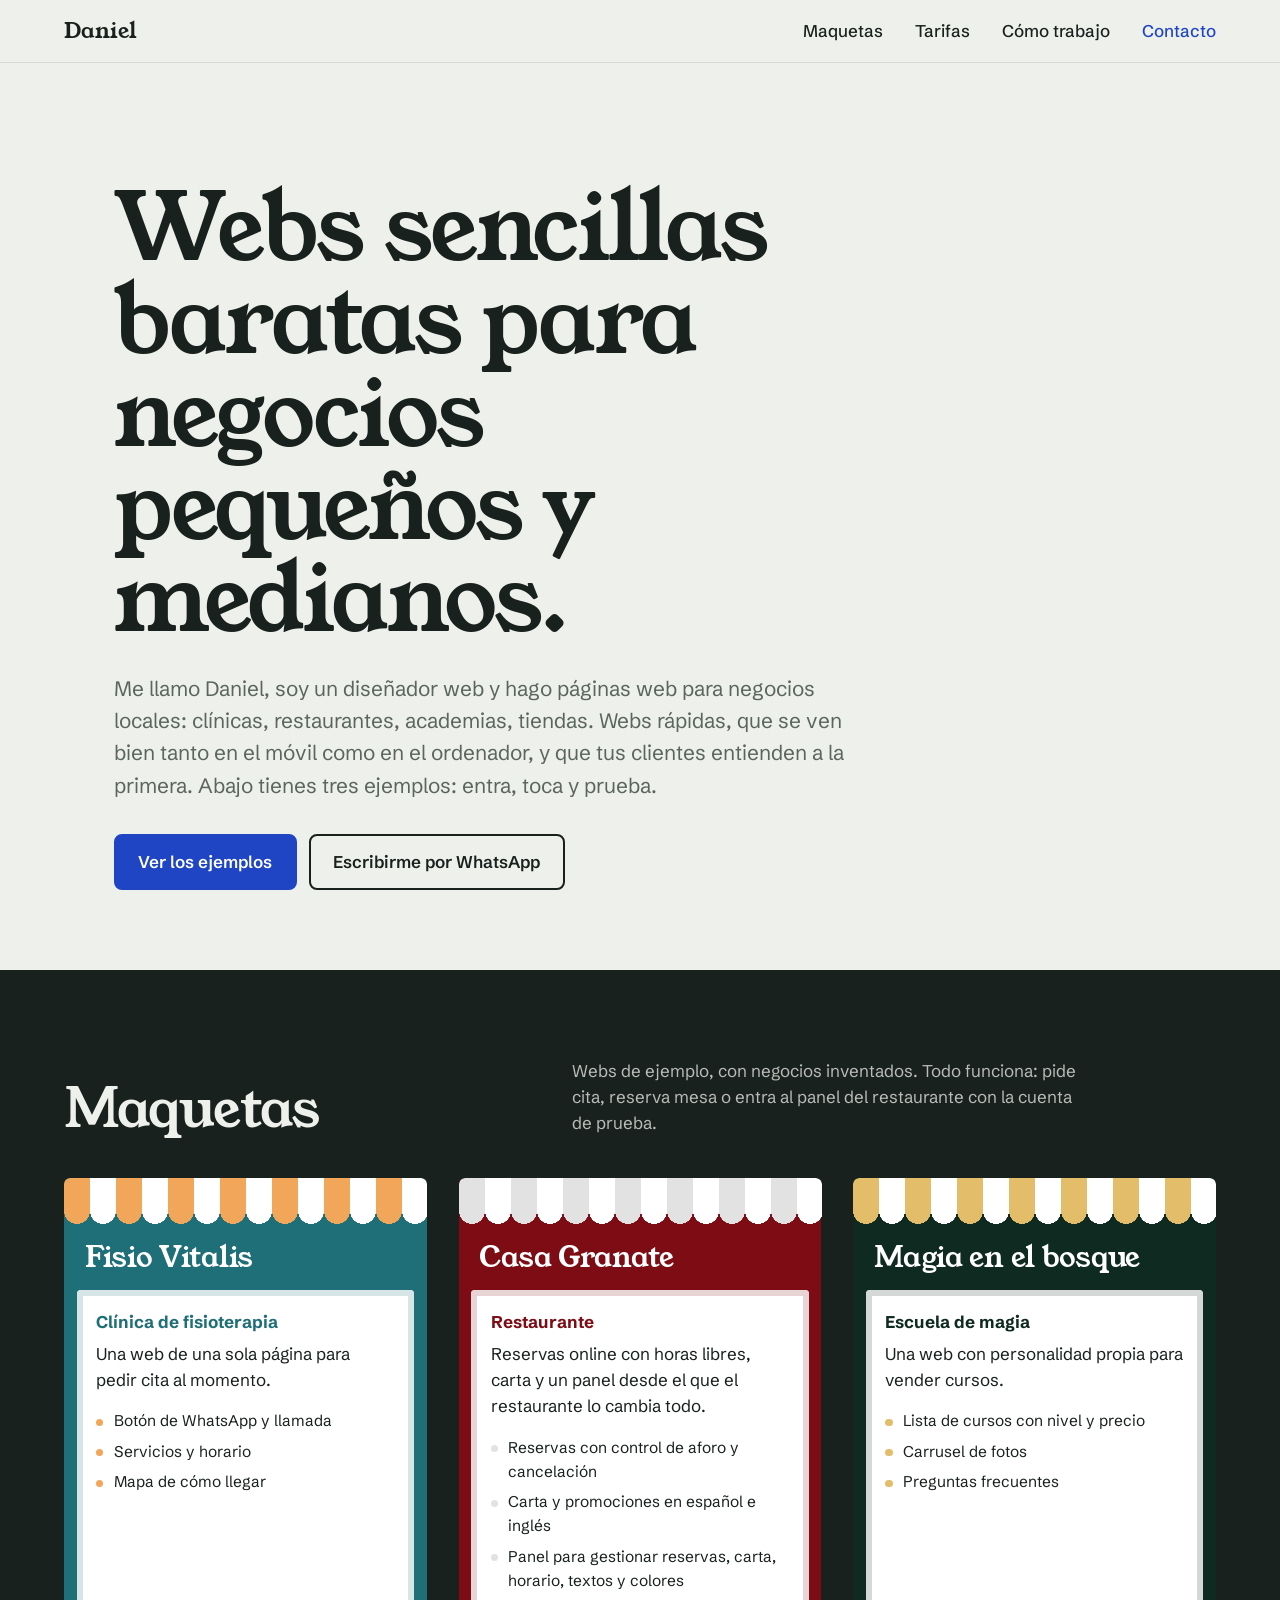
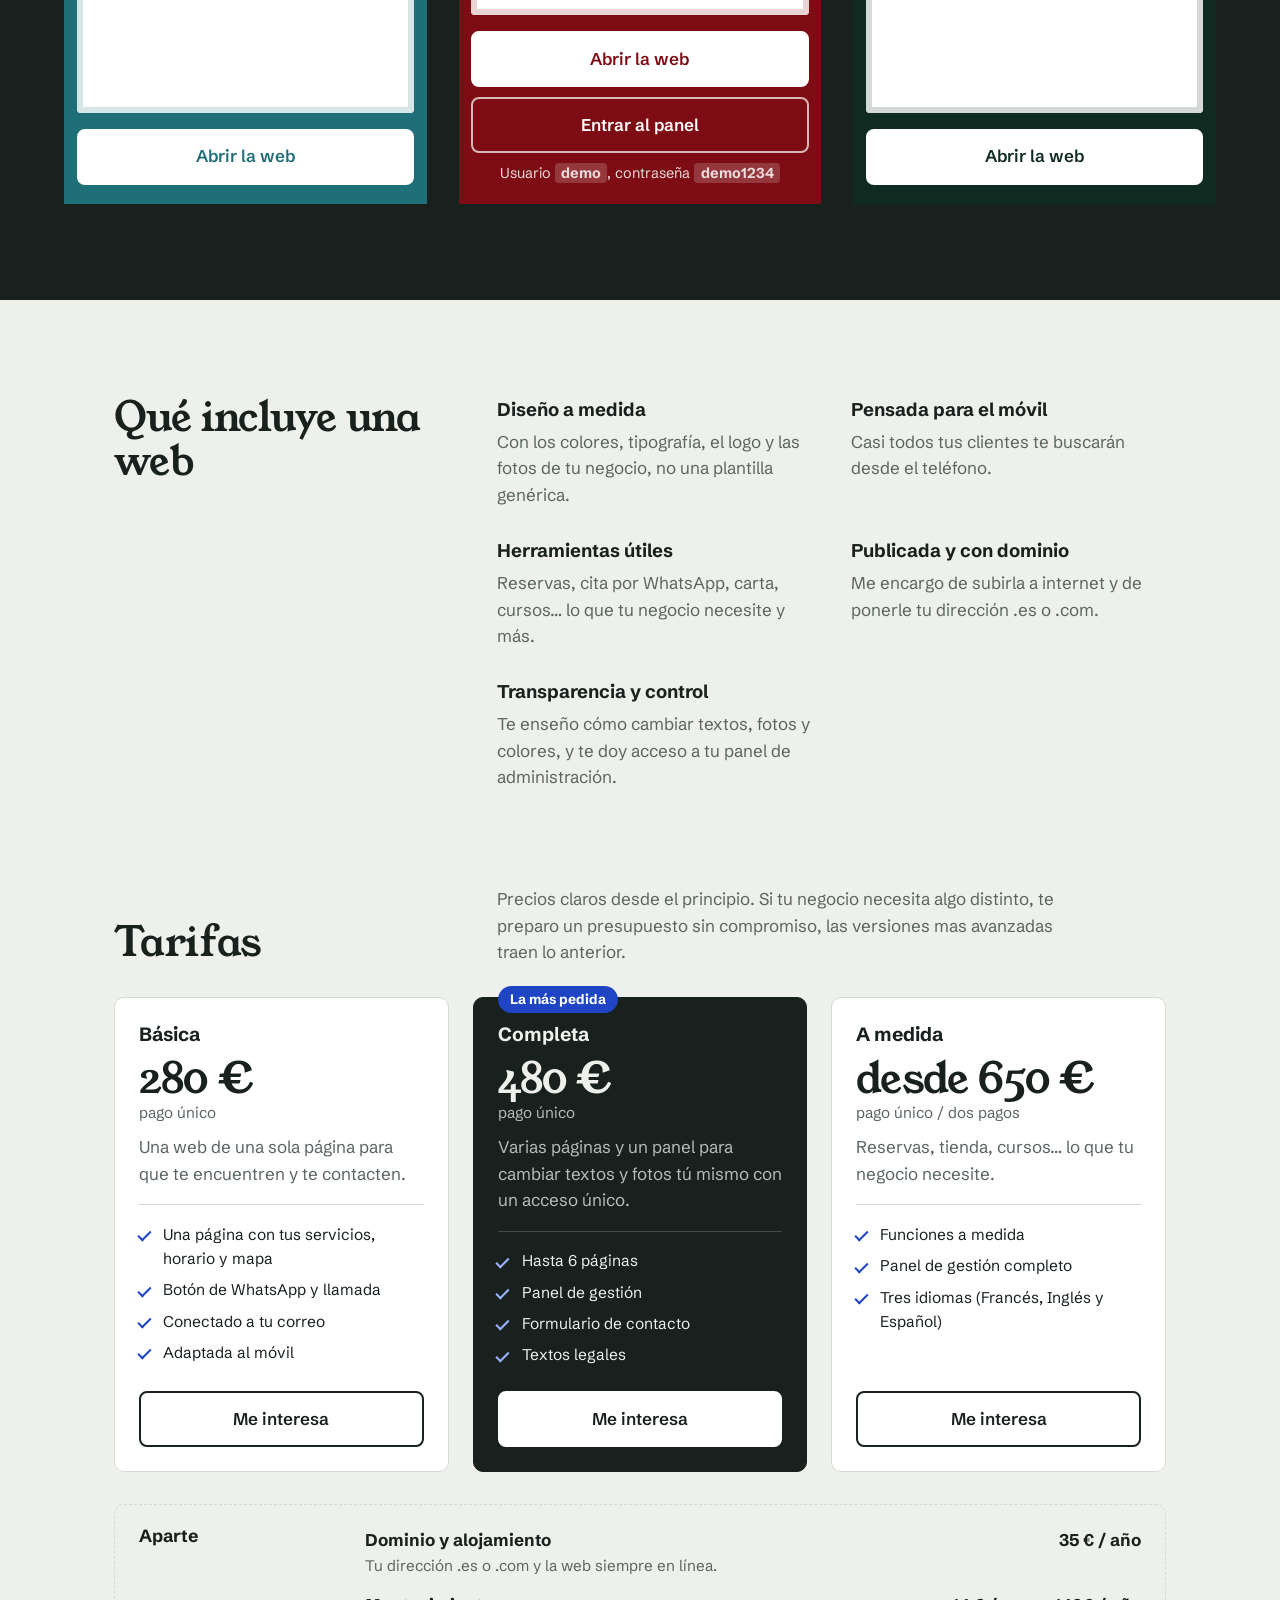
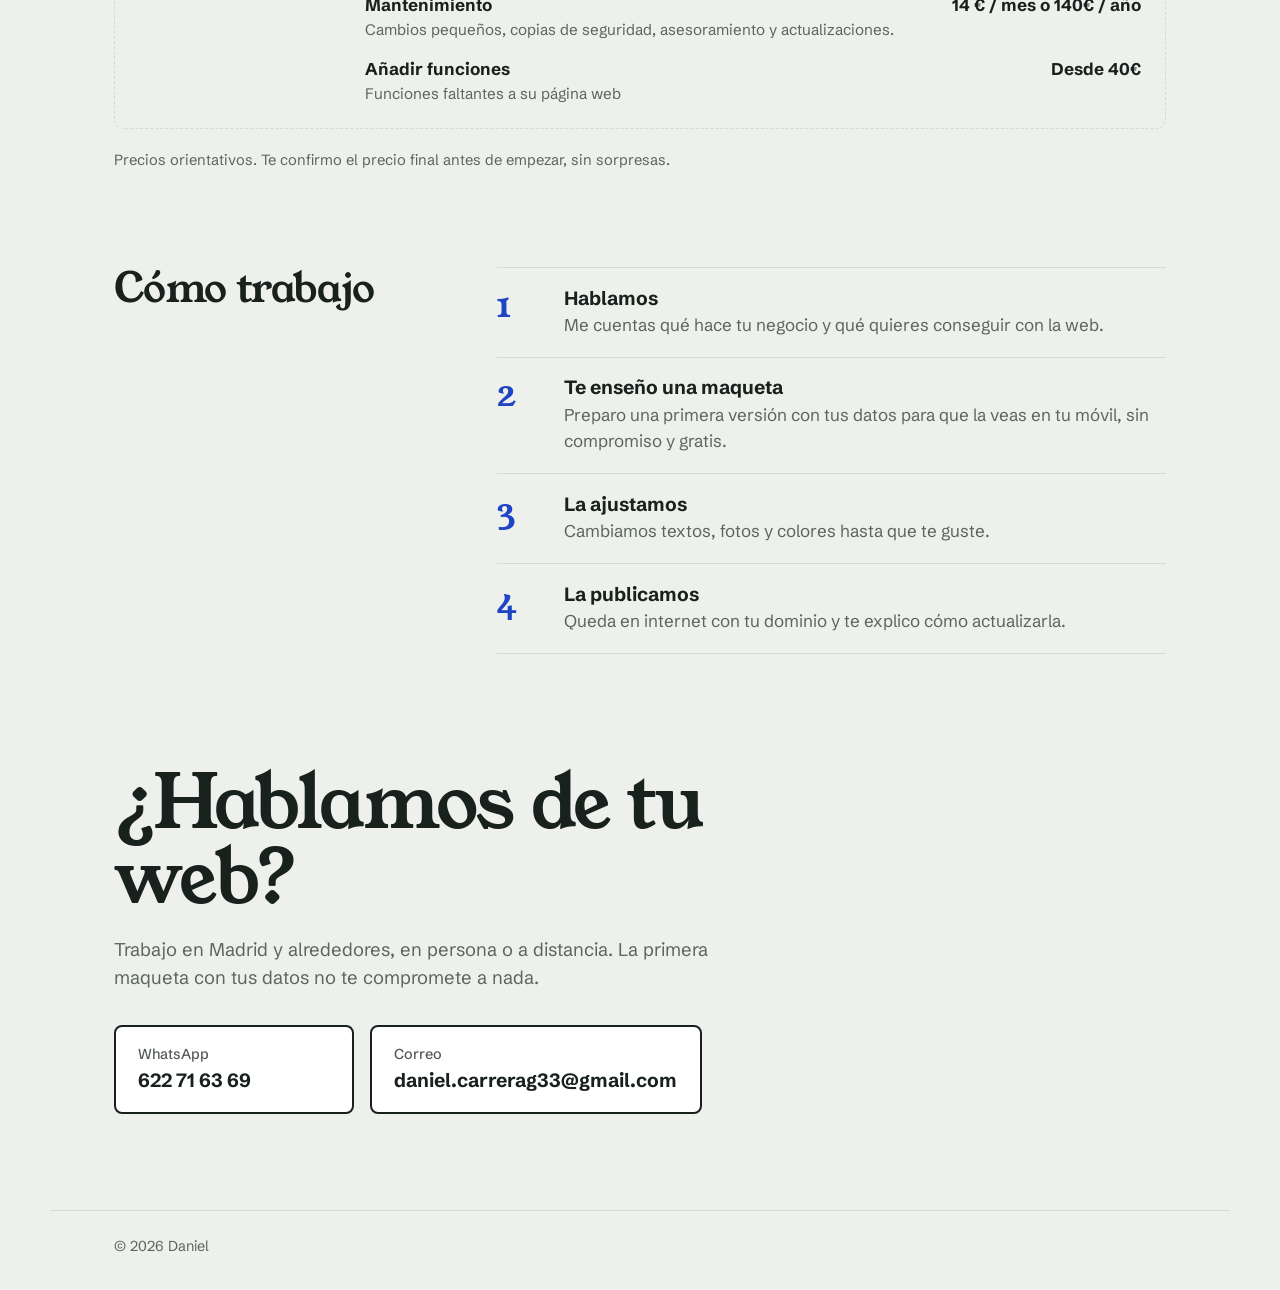
<file: index.html>
<!doctype html>
<html lang="es">
<head>
  <meta charset="utf-8">
  <meta name="viewport" content="width=device-width, initial-scale=1">
  <title>Daniel · Webs para negocios locales</title>
  <meta name="description" content="Webs sencillas baratas para negocios pequeños y medianos.. Trabajo en Madrid y alrededores, en persona o a distancia.">
  <meta name="theme-color" content="#eef0ec">
  <link rel="preconnect" href="https://fonts.googleapis.com">
  <link rel="preconnect" href="https://fonts.gstatic.com" crossorigin>
  <link href="https://fonts.googleapis.com/css2?family=Schibsted+Grotesk:ital,wght@0,400..700;1,400&family=Young+Serif&display=swap" rel="stylesheet">
  <link rel="stylesheet" href="estilos.css">
</head>
<body>

<header class="cabecera">
  <a class="firma" href="#inicio">Daniel</a>
  <nav aria-label="Principal">
    <a href="#maquetas">Maquetas</a>
    <a href="#tarifas">Tarifas</a>
    <a href="#como-trabajo">Cómo trabajo</a>
    <a href="#contacto" class="cabecera__cta">Contacto</a>
  </nav>
</header>

<main id="inicio">

  <section class="hero">
    <h1>Webs sencillas baratas para negocios pequeños y medianos.</h1>
    <p class="hero__intro">Me llamo Daniel, soy un diseñador web y hago páginas web para negocios locales: clínicas, restaurantes, academias, tiendas. Webs rápidas, que se ven bien tanto en el móvil como en el ordenador, y que tus clientes entienden a la primera. Abajo tienes tres ejemplos: entra, toca y prueba.</p>
    <div class="botones">
      <a class="boton" href="#maquetas">Ver los ejemplos</a>
      <a class="boton boton--linea" href="https://wa.me/34622716369" target="_blank" rel="noopener noreferrer">Escribirme por WhatsApp</a>
    </div>
  </section>

  <section class="calle" id="maquetas" aria-labelledby="t-maquetas">
    <div class="calle__cabeza">
      <h2 id="t-maquetas">Maquetas</h2>
      <p>Webs de ejemplo, con negocios inventados. Todo funciona: pide cita, reserva mesa o entra al panel del restaurante con la cuenta de prueba.</p>
    </div>

    <div class="escaparates">
      
      <article class="local" style="--c1: #1f6f78; --c2: #f2a65a;">
        <div class="toldo" aria-hidden="true"></div>
        <h3 class="rotulo">Fisio Vitalis</h3>
        <div class="escaparate">
          <p class="local__sector">Clínica de fisioterapia</p>
          <p>Una web de una sola página para pedir cita al momento.</p>
          <ul><li>Botón de WhatsApp y llamada</li><li>Servicios y horario</li><li>Mapa de cómo llegar</li></ul>
        </div>
        <div class="puerta">
          <a class="boton boton--local" href="fisio-ejemplo/">Abrir la web</a>
          
        </div>
      </article>
      
      <article class="local" style="--c1: #7d0c14; --c2: #e2e2e2;">
        <div class="toldo" aria-hidden="true"></div>
        <h3 class="rotulo">Casa Granate</h3>
        <div class="escaparate">
          <p class="local__sector">Restaurante</p>
          <p>Reservas online con horas libres, carta y un panel desde el que el restaurante lo cambia todo.</p>
          <ul><li>Reservas con control de aforo y cancelación</li><li>Carta y promociones en español e inglés</li><li>Panel para gestionar reservas, carta, horario, textos y colores</li></ul>
        </div>
        <div class="puerta">
          <a class="boton boton--local" href="restaurante/">Abrir la web</a>
          
          <a class="boton boton--linea" href="restaurante/admin/">Entrar al panel</a>
          <p class="credenciales">Usuario <kbd>demo</kbd>, contraseña <kbd>demo1234</kbd></p>
          
        </div>
      </article>
      
      <article class="local" style="--c1: #0f2a20; --c2: #e3bd6a;">
        <div class="toldo" aria-hidden="true"></div>
        <h3 class="rotulo">Magia en el bosque</h3>
        <div class="escaparate">
          <p class="local__sector">Escuela de magia</p>
          <p>Una web con personalidad propia para vender cursos.</p>
          <ul><li>Lista de cursos con nivel y precio</li><li>Carrusel de fotos</li><li>Preguntas frecuentes</li></ul>
        </div>
        <div class="puerta">
          <a class="boton boton--local" href="magia-en-el-bosque/">Abrir la web</a>
          
        </div>
      </article>
      
    </div>
  </section>

  <section class="bloque" aria-labelledby="t-incluye">
    <h2 id="t-incluye">Qué incluye una web</h2>
    <dl class="incluye">
      <div><dt>Diseño a medida</dt><dd>Con los colores, tipografía, el logo y las fotos de tu negocio, no una plantilla genérica.</dd></div><div><dt>Pensada para el móvil</dt><dd>Casi todos tus clientes te buscarán desde el teléfono.</dd></div><div><dt>Herramientas útiles</dt><dd>Reservas, cita por WhatsApp, carta, cursos… lo que tu negocio necesite y más.</dd></div><div><dt>Publicada y con dominio</dt><dd>Me encargo de subirla a internet y de ponerle tu dirección .es o .com.</dd></div><div><dt>Transparencia y control</dt><dd>Te enseño cómo cambiar textos, fotos y colores, y te doy acceso a tu panel de administración.</dd></div>
    </dl>
  </section>

  
  <section class="tarifas" id="tarifas" aria-labelledby="t-tarifas">
    <div class="tarifas__cabeza">
      <h2 id="t-tarifas">Tarifas</h2>
      <p>Precios claros desde el principio. Si tu negocio necesita algo distinto, te preparo un presupuesto sin compromiso, las versiones mas avanzadas traen lo anterior.</p>
    </div>

    
    <ul class="planes">
      
      <li class="plan">
        
        <h3 class="plan__nombre">Básica</h3>
        <p class="plan__precio">280 €<span>pago único</span></p>
        <p class="plan__texto">Una web de una sola página para que te encuentren y te contacten.</p>
        <ul class="plan__incluye"><li>Una página con tus servicios, horario y mapa</li><li>Botón de WhatsApp y llamada</li><li>Conectado a tu correo</li><li>Adaptada al móvil</li></ul>
        <a class="boton boton--linea" href="https://wa.me/34622716369?text=Hola%2C%20me%20interesa%20la%20tarifa%20B%C3%A1sica" target="_blank" rel="noopener noreferrer">Me interesa</a>
      </li>
      
      <li class="plan plan--destacado">
        <p class="plan__etiqueta">La más pedida</p>
        <h3 class="plan__nombre">Completa</h3>
        <p class="plan__precio">480 €<span>pago único</span></p>
        <p class="plan__texto">Varias páginas y un panel para cambiar textos y fotos tú mismo con un acceso único.</p>
        <ul class="plan__incluye"><li>Hasta 6 páginas</li><li>Panel de gestión</li><li>Formulario de contacto</li><li>Textos legales</li></ul>
        <a class="boton" href="https://wa.me/34622716369?text=Hola%2C%20me%20interesa%20la%20tarifa%20Completa" target="_blank" rel="noopener noreferrer">Me interesa</a>
      </li>
      
      <li class="plan">
        
        <h3 class="plan__nombre">A medida</h3>
        <p class="plan__precio">desde 650 €<span>pago único / dos pagos</span></p>
        <p class="plan__texto">Reservas, tienda, cursos… lo que tu negocio necesite.</p>
        <ul class="plan__incluye"><li>Funciones a medida</li><li>Panel de gestión completo</li><li>Tres idiomas (Francés, Inglés y Español)</li></ul>
        <a class="boton boton--linea" href="https://wa.me/34622716369?text=Hola%2C%20me%20interesa%20la%20tarifa%20A%20medida" target="_blank" rel="noopener noreferrer">Me interesa</a>
      </li>
      
    </ul>
    

    
    <div class="extras">
      <h3>Aparte</h3>
      <dl>
        <div><dt>Dominio y alojamiento</dt><dd class="extras__precio">35 € / año</dd><dd class="extras__texto">Tu dirección .es o .com y la web siempre en línea.</dd></div><div><dt>Mantenimiento</dt><dd class="extras__precio">14 € / mes o 140€ / año</dd><dd class="extras__texto">Cambios pequeños, copias de seguridad, asesoramiento y actualizaciones.</dd></div><div><dt>Añadir funciones</dt><dd class="extras__precio">Desde 40€</dd><dd class="extras__texto">Funciones faltantes a su página web</dd></div>
      </dl>
    </div>
    

    <p class="tarifas__nota">Precios orientativos. Te confirmo el precio final antes de empezar, sin sorpresas.</p>
  </section>
  

  <section class="bloque" id="como-trabajo" aria-labelledby="t-pasos">
    <h2 id="t-pasos">Cómo trabajo</h2>
    <ol class="pasos">
      <li><h3>Hablamos</h3><p>Me cuentas qué hace tu negocio y qué quieres conseguir con la web.</p></li><li><h3>Te enseño una maqueta</h3><p>Preparo una primera versión con tus datos para que la veas en tu móvil, sin compromiso y gratis.</p></li><li><h3>La ajustamos</h3><p>Cambiamos textos, fotos y colores hasta que te guste.</p></li><li><h3>La publicamos</h3><p>Queda en internet con tu dominio y te explico cómo actualizarla.</p></li>
    </ol>
  </section>

  <section class="contacto" id="contacto" aria-labelledby="t-contacto">
    <h2 id="t-contacto">¿Hablamos de tu web?</h2>
    <p>Trabajo en Madrid y alrededores, en persona o a distancia. La primera maqueta con tus datos no te compromete a nada.</p>
    <ul class="contacto__vias">
      <li><a href="https://wa.me/34622716369" target="_blank" rel="noopener noreferrer"><span>WhatsApp</span>622 71 63 69</a></li>
      <li><a href="mailto:daniel.carrerag33@gmail.com"><span>Correo</span>daniel.carrerag33@gmail.com</a></li>
      
    </ul>
  </section>

</main>

<footer class="pie">
  <p>© 2026 Daniel</p>
</footer>

</body>
</html>
</file>
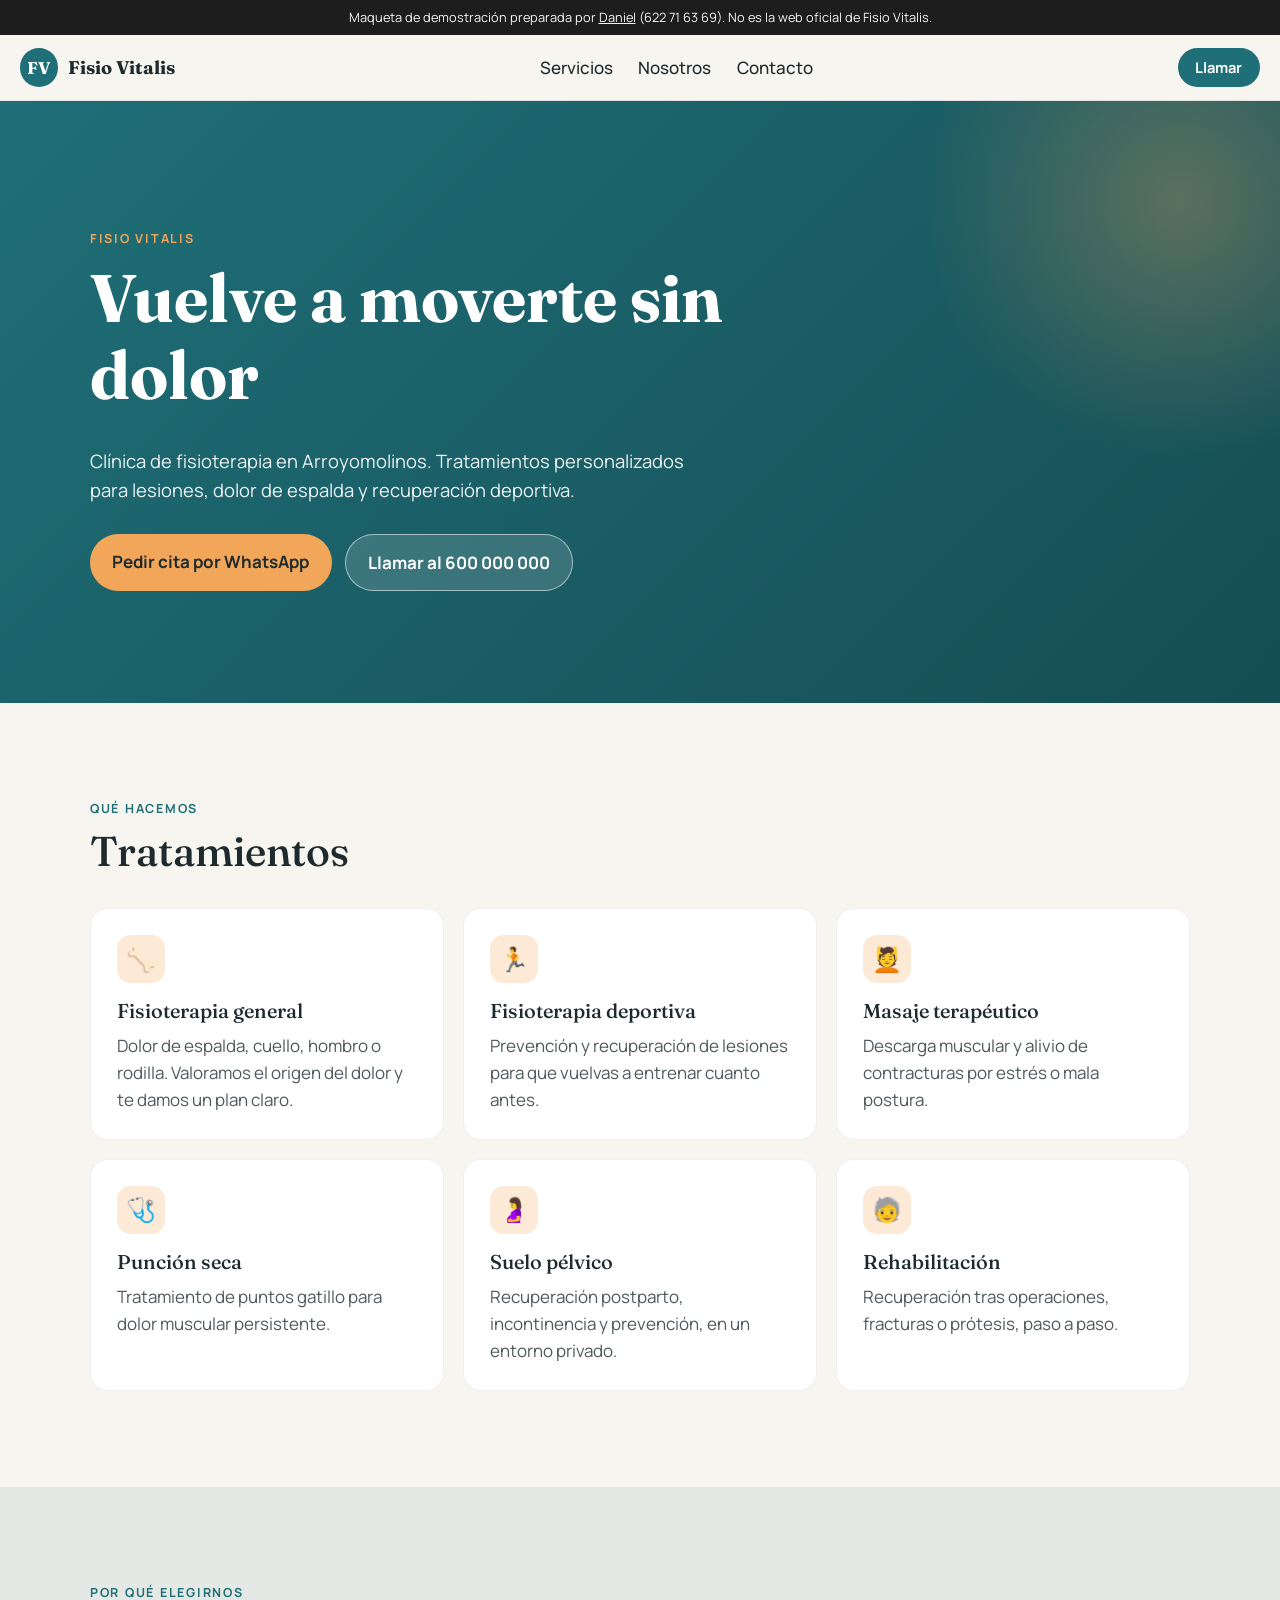
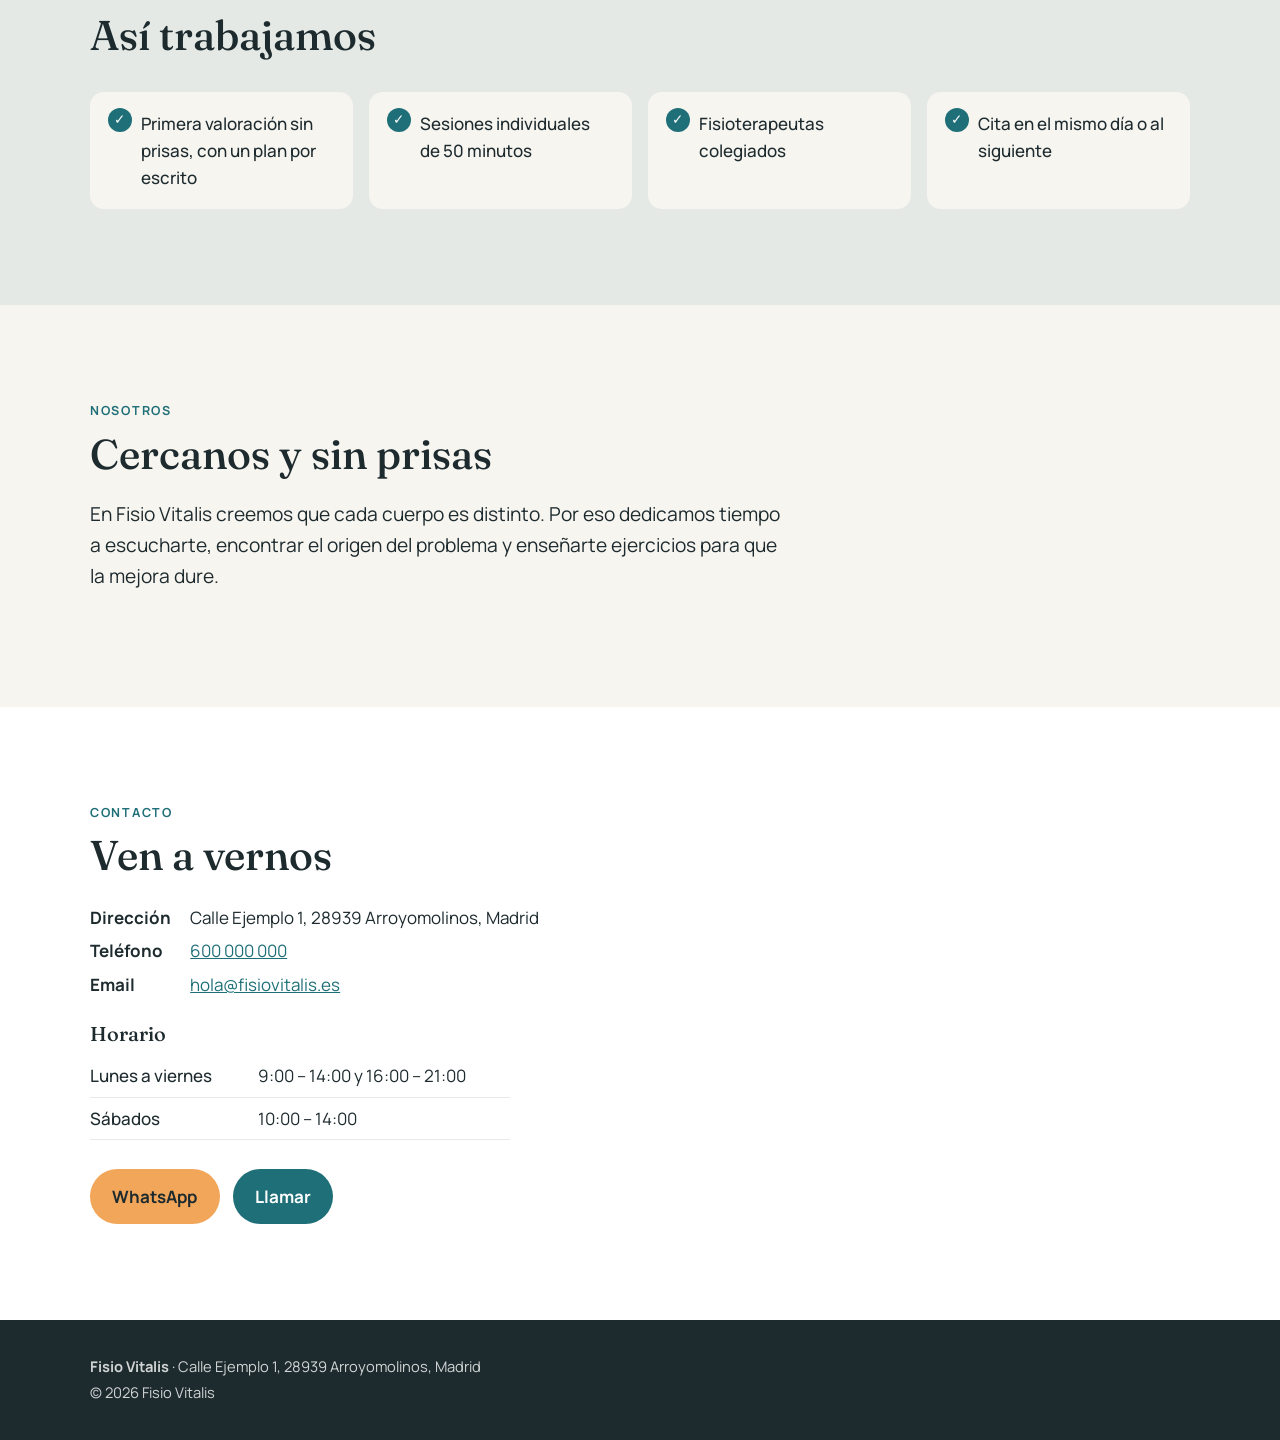
<file: fisio-ejemplo/index.html>
<!DOCTYPE html>
<html lang="es">
<head>
  <meta charset="utf-8">
  <meta name="viewport" content="width=device-width, initial-scale=1">
  <title>Fisio Vitalis · Vuelve a moverte sin dolor</title>
  <meta name="description" content="Clínica de fisioterapia en Arroyomolinos. Tratamientos personalizados para lesiones, dolor de espalda y recuperación deportiva.">
  <meta name="robots" content="noindex, nofollow">
  <meta name="theme-color" content="#1f6f78">
  <link rel="preconnect" href="https://fonts.googleapis.com">
  <link rel="preconnect" href="https://fonts.gstatic.com" crossorigin>
  <link href="https://fonts.googleapis.com/css2?family=Fraunces:opsz,wght@9..144,500;9..144,700&family=Manrope:wght@400;500;700&display=swap" rel="stylesheet">
  <link rel="stylesheet" href="estilos.css">
  <style>
    :root {
      --principal: #1f6f78;
      --acento: #f2a65a;
      --fondo: #f7f5f0;
      --texto: #1d2a2e;
    }
    
  </style>
</head>
<body>


<div class="aviso-demo">
  Maqueta de demostración preparada por <a href="../" style="color:inherit">Daniel</a> (622 71 63 69). No es la web oficial de Fisio Vitalis.
</div>


<header class="cabecera">
  <a href="#inicio" class="marca">
    <span class="marca-logo">FV</span>
    <span class="marca-nombre">Fisio Vitalis</span>
  </a>
  <nav class="menu">
    <a href="#servicios">Servicios</a>
    <a href="#nosotros">Nosotros</a>
    <a href="#contacto">Contacto</a>
  </nav>
  <a href="tel:+34600000000" class="boton boton-pequeno">Llamar</a>
</header>

<main id="inicio">

  <section class="hero">
    <div class="hero-deco" aria-hidden="true"></div>
    <div class="contenedor hero-contenido">
      <p class="etiqueta">Fisio Vitalis</p>
      <h1>Vuelve a moverte sin dolor</h1>
      <p class="hero-sub">Clínica de fisioterapia en Arroyomolinos. Tratamientos personalizados para lesiones, dolor de espalda y recuperación deportiva.</p>
      <div class="hero-botones">
        <a href="https://wa.me/34600000000" class="boton boton-acento">Pedir cita por WhatsApp</a>
        <a href="tel:+34600000000" class="boton boton-claro">Llamar al 600 000 000</a>
      </div>
    </div>
  </section>

  <section id="servicios" class="seccion">
    <div class="contenedor">
      <p class="etiqueta">Qué hacemos</p>
      <h2>Tratamientos</h2>
      <div class="rejilla-servicios">
        
        <article class="tarjeta">
          <span class="tarjeta-icono" aria-hidden="true">🦴</span>
          <h3>Fisioterapia general</h3>
          <p>Dolor de espalda, cuello, hombro o rodilla. Valoramos el origen del dolor y te damos un plan claro.</p>
          
        </article>
        
        <article class="tarjeta">
          <span class="tarjeta-icono" aria-hidden="true">🏃</span>
          <h3>Fisioterapia deportiva</h3>
          <p>Prevención y recuperación de lesiones para que vuelvas a entrenar cuanto antes.</p>
          
        </article>
        
        <article class="tarjeta">
          <span class="tarjeta-icono" aria-hidden="true">💆</span>
          <h3>Masaje terapéutico</h3>
          <p>Descarga muscular y alivio de contracturas por estrés o mala postura.</p>
          
        </article>
        
        <article class="tarjeta">
          <span class="tarjeta-icono" aria-hidden="true">🩺</span>
          <h3>Punción seca</h3>
          <p>Tratamiento de puntos gatillo para dolor muscular persistente.</p>
          
        </article>
        
        <article class="tarjeta">
          <span class="tarjeta-icono" aria-hidden="true">🤰</span>
          <h3>Suelo pélvico</h3>
          <p>Recuperación postparto, incontinencia y prevención, en un entorno privado.</p>
          
        </article>
        
        <article class="tarjeta">
          <span class="tarjeta-icono" aria-hidden="true">🧓</span>
          <h3>Rehabilitación</h3>
          <p>Recuperación tras operaciones, fracturas o prótesis, paso a paso.</p>
          
        </article>
        
      </div>
    </div>
  </section>

  
  <section class="seccion seccion-color">
    <div class="contenedor">
      <p class="etiqueta">Por qué elegirnos</p>
      <h2>Así trabajamos</h2>
      <ul class="lista-ventajas">
        <li>Primera valoración sin prisas, con un plan por escrito</li><li>Sesiones individuales de 50 minutos</li><li>Fisioterapeutas colegiados</li><li>Cita en el mismo día o al siguiente</li>
      </ul>
    </div>
  </section>
  

  
  <section id="nosotros" class="seccion">
    <div class="contenedor nosotros ">
      <div>
        <p class="etiqueta">Nosotros</p>
        <h2>Cercanos y sin prisas</h2>
        <p class="texto-grande">En Fisio Vitalis creemos que cada cuerpo es distinto. Por eso dedicamos tiempo a escucharte, encontrar el origen del problema y enseñarte ejercicios para que la mejora dure.</p>
      </div>
      
    </div>
  </section>
  

  <section id="contacto" class="seccion seccion-contacto">
    <div class="contenedor contacto">
      <div class="contacto-datos">
        <p class="etiqueta">Contacto</p>
        <h2>Ven a vernos</h2>
        <dl>
          <dt>Dirección</dt><dd>Calle Ejemplo 1, 28939 Arroyomolinos, Madrid</dd>
          <dt>Teléfono</dt><dd><a href="tel:+34600000000">600 000 000</a></dd>
          <dt>Email</dt><dd><a href="mailto:hola@fisiovitalis.es">hola@fisiovitalis.es</a></dd>
        </dl>
        
        <h3>Horario</h3>
        <table class="horario">
          <tr><th>Lunes a viernes</th><td>9:00 – 14:00 y 16:00 – 21:00</td></tr><tr><th>Sábados</th><td>10:00 – 14:00</td></tr>
        </table>
        
        <div class="hero-botones">
          <a href="https://wa.me/34600000000" class="boton boton-acento">WhatsApp</a>
          <a href="tel:+34600000000" class="boton">Llamar</a>
        </div>
      </div>
      <iframe class="mapa" title="Mapa de Fisio Vitalis" loading="lazy"
        src="https://maps.google.com/maps?q=Calle%20Ejemplo%201%2C%2028939%20Arroyomolinos%2C%20Madrid&output=embed"></iframe>
    </div>
  </section>

</main>

<footer class="pie">
  <div class="contenedor">
    <p><strong>Fisio Vitalis</strong> · Calle Ejemplo 1, 28939 Arroyomolinos, Madrid</p>
    <p>© 2026 Fisio Vitalis</p>
  </div>
</footer>

<a href="https://wa.me/34600000000" class="boton-flotante" aria-label="Pedir cita">💬</a>

</body>
</html>
</file>
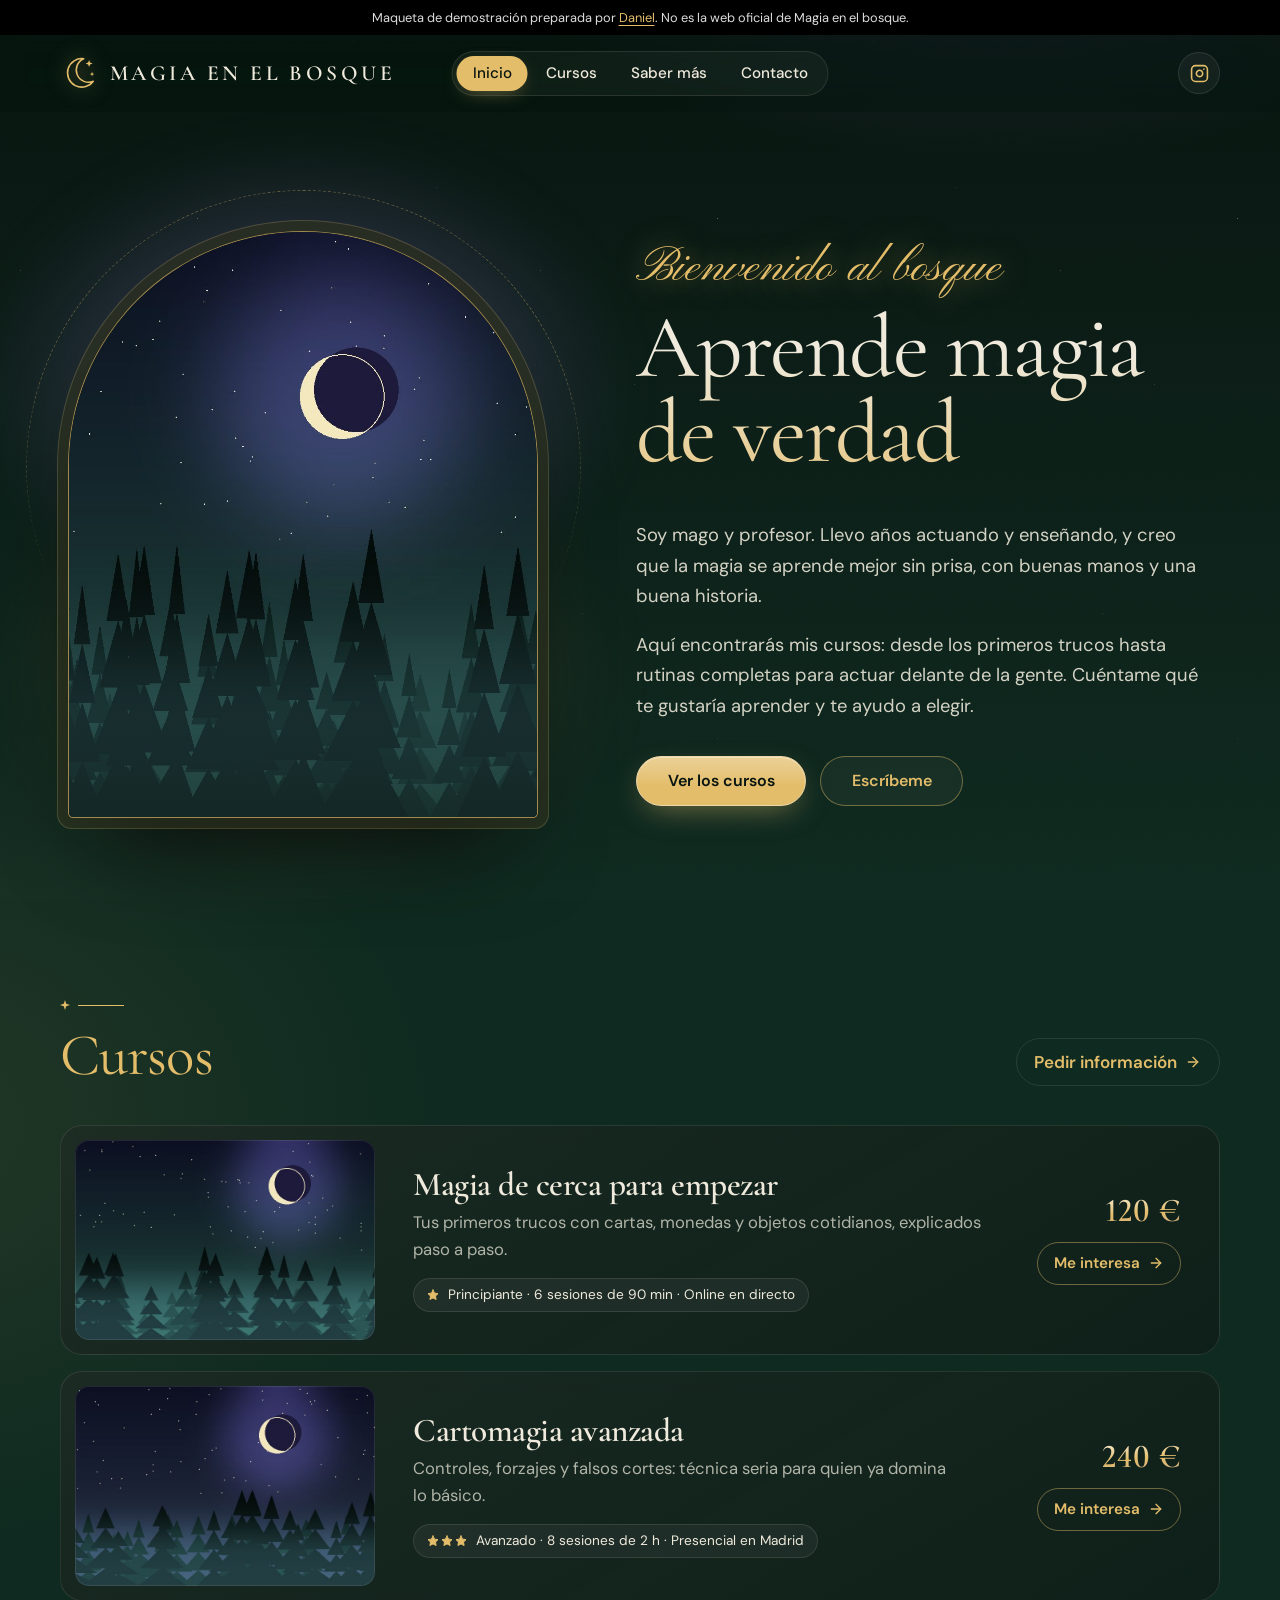
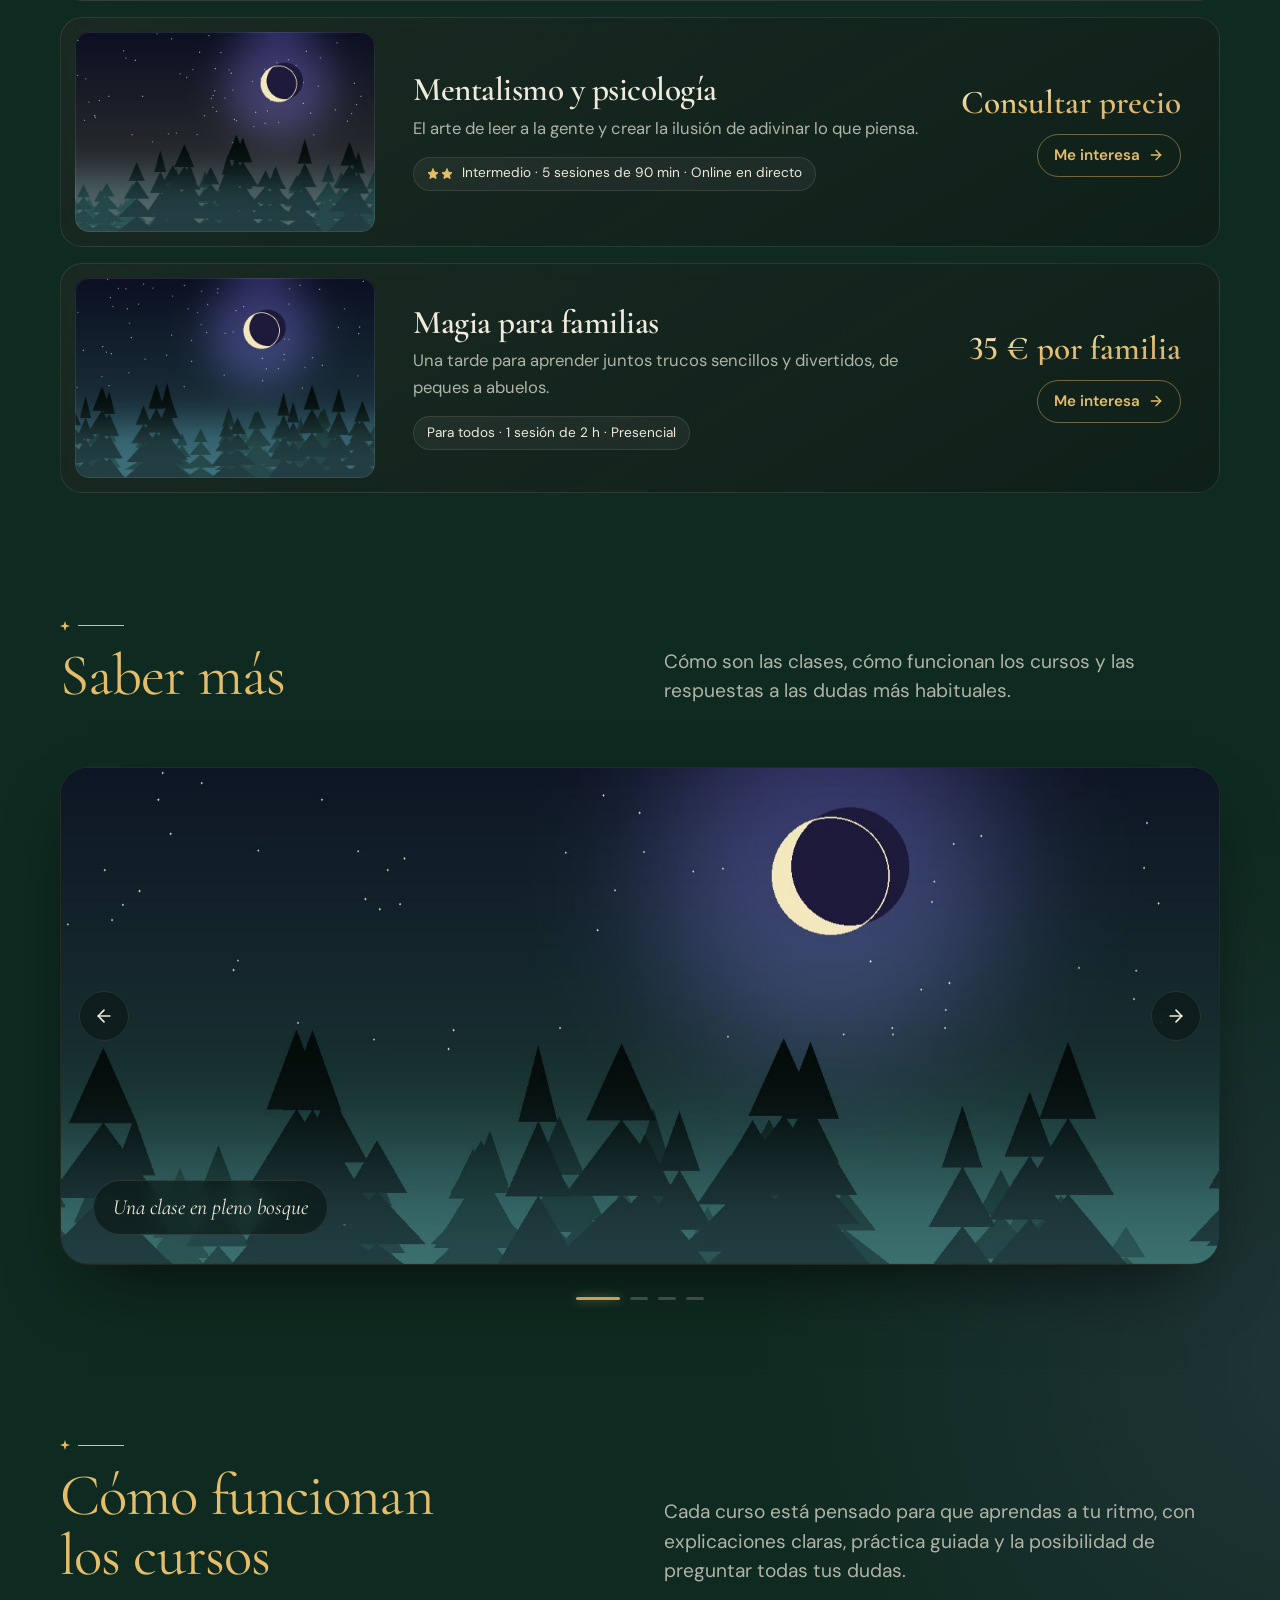
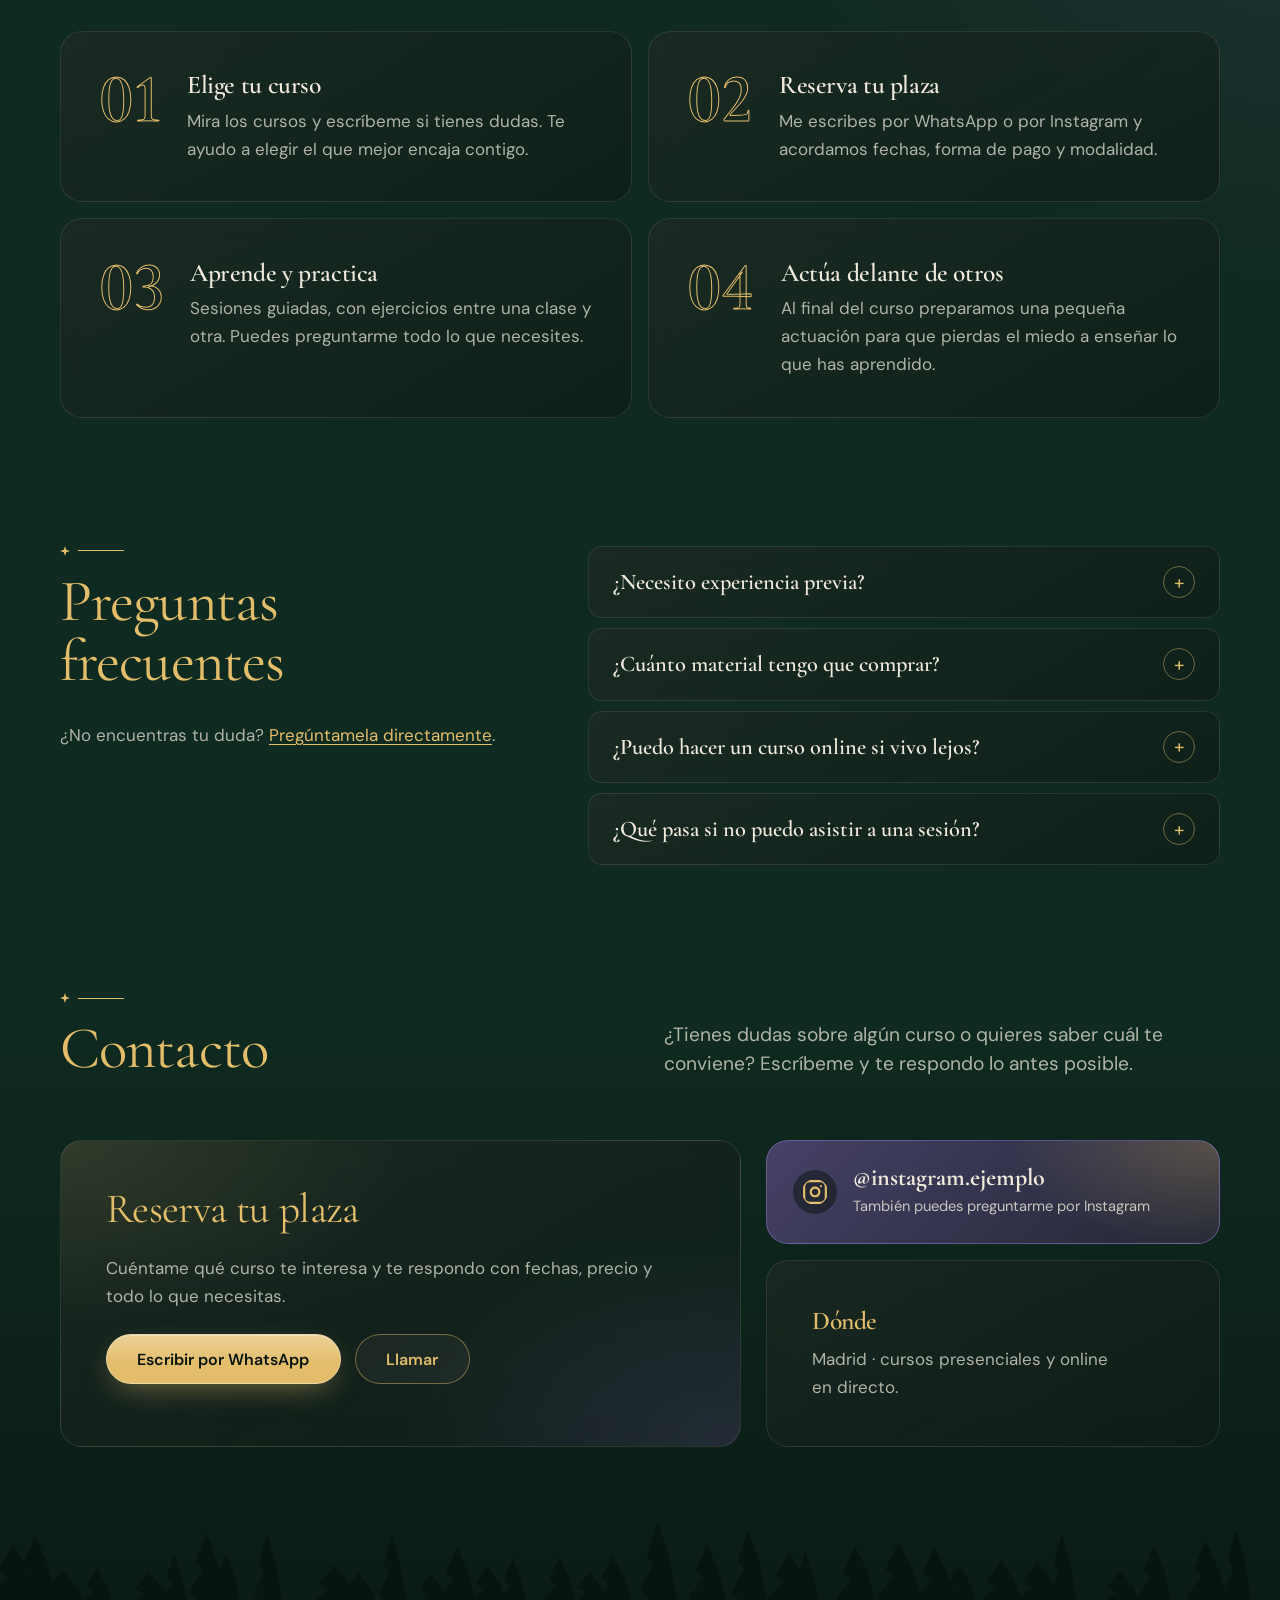
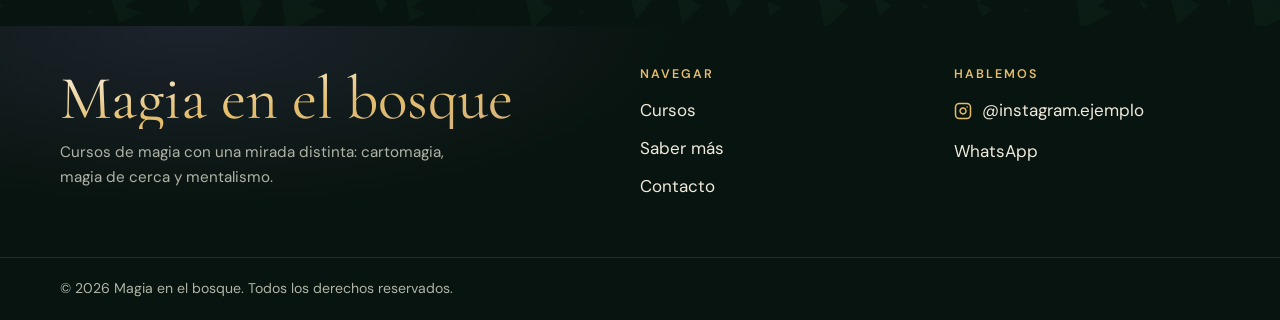
<file: magia-en-el-bosque/index.html>
<!doctype html>
<html lang="es">
<head>
  <meta charset="utf-8">
  <meta name="viewport" content="width=device-width, initial-scale=1">
  <title>Magia en el bosque · Aprende magia de verdad</title>
  <meta name="description" content="Cursos de magia con una mirada distinta: cartomagia, magia de cerca y mentalismo.">
  <meta name="robots" content="noindex, nofollow">
  <meta name="theme-color" content="#08140f">
  <link rel="icon" type="image/svg+xml" href="img/favicon.svg">
  <style>
    :root {
      --c-dark: #08140f; --c-primary: #0f2a20; --c-accent: #e3bd6a;
      --c-magic: #9b7fe0; --c-light: #efeadc; --c-surface: #f3eee2; --c-ink: #15231c;
      --font-title: 'Cormorant Garamond', Georgia, 'Times New Roman', serif;
      --font-script: 'Pinyon Script', 'Brush Script MT', cursive;
      --font-body: 'DM Sans', system-ui, -apple-system, 'Segoe UI', Roboto, Arial, sans-serif;
    }
  </style>
  <link rel="stylesheet" href="css/fonts.css">
  <link rel="stylesheet" href="css/style.css">
  <style>
    .aviso-demo { position: relative; z-index: 5; background: #000; color: #ddd; text-align: center; font-size: .8rem; padding: .45rem 1rem; }
    .aviso-demo a { color: var(--c-accent); }
    .site-header { position: sticky; top: 0; z-index: 10; }
    section[id] { scroll-margin-top: 140px; }
    .contact__panel .btn-row { margin-top: 1.5rem; }
  </style>
  <script src="js/main.js" defer></script>
</head>
<body>

<div class="aviso-demo">Maqueta de demostración preparada por <a href="../">Daniel</a>. No es la web oficial de Magia en el bosque.</div>

<a class="skip-link" href="#contenido">Saltar al contenido</a>

<div class="fireflies" aria-hidden="true"><span></span><span></span><span></span><span></span><span></span><span></span><span></span><span></span><span></span><span></span></div>

<header class="site-header">
  <div class="topbar">
    <div class="container topbar__inner">
      <a class="brand" href="#inicio">
        <img class="brand__mark" src="img/moon.svg" alt="" width="40" height="40">
        <span class="brand__text">Magia en el bosque</span>
      </a>
      
      <a class="topbar__social" href="https://instagram.com/instagram.ejemplo" target="_blank" rel="noopener noreferrer" aria-label="Instagram @instagram.ejemplo">
        <span class="handle">@instagram.ejemplo</span>
        <span class="circle"><svg class="icon" viewBox="0 0 24 24" width="22" height="22" fill="none" stroke="currentColor" stroke-width="2" stroke-linecap="round" stroke-linejoin="round" aria-hidden="true"><rect x="2" y="2" width="20" height="20" rx="5" ry="5"/><path d="M16 11.37A4 4 0 1 1 12.63 8 4 4 0 0 1 16 11.37z"/><line x1="17.5" y1="6.5" x2="17.51" y2="6.5"/></svg></span>
      </a>
      
    </div>
  </div>
  <nav class="mainnav" aria-label="Principal">
    <div class="container mainnav__inner">
      <button class="burger" type="button" aria-expanded="false" aria-controls="menu" aria-label="Abrir o cerrar el menú">
        <span></span><span></span><span></span>
      </button>
      <ul class="menu" id="menu">
        <li><a href="#inicio">Inicio</a></li>
        <li><a href="#cursos">Cursos</a></li>
        <li><a href="#saber-mas">Saber más</a></li>
        <li><a href="#contacto">Contacto</a></li>
      </ul>
    </div>
  </nav>
</header>

<main id="contenido">

<section class="section section--hero" id="inicio">
  <div class="container split">
    <div class="split__photo">
      
        <div class="arch"><img src="img/inicio.jpg" alt="" width="900" height="1125"></div>
      
    </div>
    <div class="split__text">
      <p class="script">Bienvenido al bosque</p>
      <h1 class="display">Aprende magia de verdad</h1>
      <div class="richtext"><p>Soy mago y profesor. Llevo años actuando y enseñando, y creo que la magia se aprende mejor sin prisa, con buenas manos y una buena historia.</p><p>Aquí encontrarás mis cursos: desde los primeros trucos hasta rutinas completas para actuar delante de la gente. Cuéntame qué te gustaría aprender y te ayudo a elegir.</p></div>
      
      <div class="btn-row">
        <a class="btn" href="#cursos">Ver los cursos</a>
        <a class="btn btn--outline" href="#contacto">Escríbeme</a>
      </div>
    </div>
  </div>
</section>

<section class="section" id="cursos">
  <div class="container">
    <header class="section-head">
      <h2>Cursos</h2>
      <a class="link-arrow" href="#contacto">Pedir información <svg class="icon" viewBox="0 0 24 24" width="16" height="16" fill="none" stroke="currentColor" stroke-width="2" stroke-linecap="round" stroke-linejoin="round" aria-hidden="true"><line x1="5" y1="12" x2="19" y2="12"/><polyline points="12 5 19 12 12 19"/></svg></a>
    </header>
    <ul class="course-list">
      
      
      <li class="course-row">
        <a class="course-row__link" href="#contacto">
          <div class="course-row__img">
            <img src="img/curso-1.jpg" alt="" loading="lazy">
          </div>
          <div class="course-row__body">
            <h3 class="course-row__title">Magia de cerca para empezar</h3>
            <p>Tus primeros trucos con cartas, monedas y objetos cotidianos, explicados paso a paso.</p>
            <p class="course-row__meta">
              <span class="stars" aria-hidden="true"><svg class="icon" viewBox="0 0 24 24" width="13" height="13" fill="none" stroke="currentColor" stroke-width="2" stroke-linecap="round" stroke-linejoin="round" aria-hidden="true"><polygon points="12 2 15.09 8.26 22 9.27 17 14.14 18.18 21.02 12 17.77 5.82 21.02 7 14.14 2 9.27 8.91 8.26 12 2"/></svg></span>Principiante · 6 sesiones de 90 min · Online en directo
            </p>
          </div>
          <div class="course-row__end">
            <p class="course-row__price">120 €</p>
            <span class="course-row__more">Me interesa <svg class="icon" viewBox="0 0 24 24" width="16" height="16" fill="none" stroke="currentColor" stroke-width="2" stroke-linecap="round" stroke-linejoin="round" aria-hidden="true"><line x1="5" y1="12" x2="19" y2="12"/><polyline points="12 5 19 12 12 19"/></svg></span>
          </div>
        </a>
      </li>
      
      
      <li class="course-row">
        <a class="course-row__link" href="#contacto">
          <div class="course-row__img">
            <img src="img/curso-2.jpg" alt="" loading="lazy">
          </div>
          <div class="course-row__body">
            <h3 class="course-row__title">Cartomagia avanzada</h3>
            <p>Controles, forzajes y falsos cortes: técnica seria para quien ya domina lo básico.</p>
            <p class="course-row__meta">
              <span class="stars" aria-hidden="true"><svg class="icon" viewBox="0 0 24 24" width="13" height="13" fill="none" stroke="currentColor" stroke-width="2" stroke-linecap="round" stroke-linejoin="round" aria-hidden="true"><polygon points="12 2 15.09 8.26 22 9.27 17 14.14 18.18 21.02 12 17.77 5.82 21.02 7 14.14 2 9.27 8.91 8.26 12 2"/></svg><svg class="icon" viewBox="0 0 24 24" width="13" height="13" fill="none" stroke="currentColor" stroke-width="2" stroke-linecap="round" stroke-linejoin="round" aria-hidden="true"><polygon points="12 2 15.09 8.26 22 9.27 17 14.14 18.18 21.02 12 17.77 5.82 21.02 7 14.14 2 9.27 8.91 8.26 12 2"/></svg><svg class="icon" viewBox="0 0 24 24" width="13" height="13" fill="none" stroke="currentColor" stroke-width="2" stroke-linecap="round" stroke-linejoin="round" aria-hidden="true"><polygon points="12 2 15.09 8.26 22 9.27 17 14.14 18.18 21.02 12 17.77 5.82 21.02 7 14.14 2 9.27 8.91 8.26 12 2"/></svg></span>Avanzado · 8 sesiones de 2 h · Presencial en Madrid
            </p>
          </div>
          <div class="course-row__end">
            <p class="course-row__price">240 €</p>
            <span class="course-row__more">Me interesa <svg class="icon" viewBox="0 0 24 24" width="16" height="16" fill="none" stroke="currentColor" stroke-width="2" stroke-linecap="round" stroke-linejoin="round" aria-hidden="true"><line x1="5" y1="12" x2="19" y2="12"/><polyline points="12 5 19 12 12 19"/></svg></span>
          </div>
        </a>
      </li>
      
      
      <li class="course-row">
        <a class="course-row__link" href="#contacto">
          <div class="course-row__img">
            <img src="img/curso-3.jpg" alt="" loading="lazy">
          </div>
          <div class="course-row__body">
            <h3 class="course-row__title">Mentalismo y psicología</h3>
            <p>El arte de leer a la gente y crear la ilusión de adivinar lo que piensa.</p>
            <p class="course-row__meta">
              <span class="stars" aria-hidden="true"><svg class="icon" viewBox="0 0 24 24" width="13" height="13" fill="none" stroke="currentColor" stroke-width="2" stroke-linecap="round" stroke-linejoin="round" aria-hidden="true"><polygon points="12 2 15.09 8.26 22 9.27 17 14.14 18.18 21.02 12 17.77 5.82 21.02 7 14.14 2 9.27 8.91 8.26 12 2"/></svg><svg class="icon" viewBox="0 0 24 24" width="13" height="13" fill="none" stroke="currentColor" stroke-width="2" stroke-linecap="round" stroke-linejoin="round" aria-hidden="true"><polygon points="12 2 15.09 8.26 22 9.27 17 14.14 18.18 21.02 12 17.77 5.82 21.02 7 14.14 2 9.27 8.91 8.26 12 2"/></svg></span>Intermedio · 5 sesiones de 90 min · Online en directo
            </p>
          </div>
          <div class="course-row__end">
            <p class="course-row__price">Consultar precio</p>
            <span class="course-row__more">Me interesa <svg class="icon" viewBox="0 0 24 24" width="16" height="16" fill="none" stroke="currentColor" stroke-width="2" stroke-linecap="round" stroke-linejoin="round" aria-hidden="true"><line x1="5" y1="12" x2="19" y2="12"/><polyline points="12 5 19 12 12 19"/></svg></span>
          </div>
        </a>
      </li>
      
      
      <li class="course-row">
        <a class="course-row__link" href="#contacto">
          <div class="course-row__img">
            <img src="img/curso-4.jpg" alt="" loading="lazy">
          </div>
          <div class="course-row__body">
            <h3 class="course-row__title">Magia para familias</h3>
            <p>Una tarde para aprender juntos trucos sencillos y divertidos, de peques a abuelos.</p>
            <p class="course-row__meta">
              <span class="stars" aria-hidden="true"></span>Para todos · 1 sesión de 2 h · Presencial
            </p>
          </div>
          <div class="course-row__end">
            <p class="course-row__price">35 € por familia</p>
            <span class="course-row__more">Me interesa <svg class="icon" viewBox="0 0 24 24" width="16" height="16" fill="none" stroke="currentColor" stroke-width="2" stroke-linecap="round" stroke-linejoin="round" aria-hidden="true"><line x1="5" y1="12" x2="19" y2="12"/><polyline points="12 5 19 12 12 19"/></svg></span>
          </div>
        </a>
      </li>
      
    </ul>
  </div>
</section>

<section class="section" id="saber-mas">
  <div class="container">
    <header class="page-head">
      <h2>Saber más</h2>
      <p class="lead">Cómo son las clases, cómo funcionan los cursos y las respuestas a las dudas más habituales.</p>
    </header>
    
    <div class="carousel-wrap">
      <div class="carousel" data-carousel data-seconds="6" role="region" aria-roledescription="carrusel" aria-label="Fotos" tabindex="0">
        <div class="carousel__viewport">
          
          <figure class="carousel__slide is-active">
            <img src="img/carrusel-1.jpg" alt="Una clase en pleno bosque">
            <figcaption>Una clase en pleno bosque</figcaption>
          </figure>
          
          <figure class="carousel__slide">
            <img src="img/carrusel-2.jpg" alt="Cartas, monedas y mucha práctica" loading="lazy">
            <figcaption>Cartas, monedas y mucha práctica</figcaption>
          </figure>
          
          <figure class="carousel__slide">
            <img src="img/carrusel-3.jpg" alt="Cada actuación cuenta una historia" loading="lazy">
            <figcaption>Cada actuación cuenta una historia</figcaption>
          </figure>
          
          <figure class="carousel__slide">
            <img src="img/carrusel-4.jpg" alt="Aprender mirando de cerca" loading="lazy">
            <figcaption>Aprender mirando de cerca</figcaption>
          </figure>
          
        </div>
        
        <button class="carousel__btn carousel__btn--prev" type="button" aria-label="Foto anterior"><svg class="icon" viewBox="0 0 24 24" width="20" height="20" fill="none" stroke="currentColor" stroke-width="2" stroke-linecap="round" stroke-linejoin="round" aria-hidden="true"><line x1="19" y1="12" x2="5" y2="12"/><polyline points="12 19 5 12 12 5"/></svg></button>
        <button class="carousel__btn carousel__btn--next" type="button" aria-label="Foto siguiente"><svg class="icon" viewBox="0 0 24 24" width="20" height="20" fill="none" stroke="currentColor" stroke-width="2" stroke-linecap="round" stroke-linejoin="round" aria-hidden="true"><line x1="5" y1="12" x2="19" y2="12"/><polyline points="12 5 19 12 12 19"/></svg></button>
        
      </div>
      
      <div class="carousel__dots"><button type="button" aria-label="Ir a la foto 1" aria-current="true"></button><button type="button" aria-label="Ir a la foto 2" aria-current="false"></button><button type="button" aria-label="Ir a la foto 3" aria-current="false"></button><button type="button" aria-label="Ir a la foto 4" aria-current="false"></button></div>
      
    </div>
    
  </div>
</section>


<section class="section">
  <div class="container">
    <header class="section-head section-head--stack">
      <h2>Cómo funcionan los cursos</h2>
      <p class="lead">Cada curso está pensado para que aprendas a tu ritmo, con explicaciones claras, práctica guiada y la posibilidad de preguntar todas tus dudas.</p>
    </header>
    <ol class="steps">
      <li><h3>Elige tu curso</h3><div class="richtext"><p>Mira los cursos y escríbeme si tienes dudas. Te ayudo a elegir el que mejor encaja contigo.</p></div></li><li><h3>Reserva tu plaza</h3><div class="richtext"><p>Me escribes por WhatsApp o por Instagram y acordamos fechas, forma de pago y modalidad.</p></div></li><li><h3>Aprende y practica</h3><div class="richtext"><p>Sesiones guiadas, con ejercicios entre una clase y otra. Puedes preguntarme todo lo que necesites.</p></div></li><li><h3>Actúa delante de otros</h3><div class="richtext"><p>Al final del curso preparamos una pequeña actuación para que pierdas el miedo a enseñar lo que has aprendido.</p></div></li>
    </ol>
  </div>
</section>



<section class="section">
  <div class="container faq-layout">
    <header class="faq-layout__head">
      <h2>Preguntas frecuentes</h2>
      <p>¿No encuentras tu duda? <a href="#contacto">Pregúntamela directamente</a>.</p>
    </header>
    <div class="faq">
      <details><summary>¿Necesito experiencia previa?</summary><div class="richtext"><p>Solo en los cursos de nivel intermedio y avanzado. Los de principiante empiezan desde cero.</p></div></details><details><summary>¿Cuánto material tengo que comprar?</summary><div class="richtext"><p>Muy poco: en cada curso te indico qué necesitas, casi siempre una baraja y objetos que ya tienes en casa.</p></div></details><details><summary>¿Puedo hacer un curso online si vivo lejos?</summary><div class="richtext"><p>Sí, los cursos online se imparten en directo por videollamada, y puedes preguntar y recibir correcciones al momento.</p></div></details><details><summary>¿Qué pasa si no puedo asistir a una sesión?</summary><div class="richtext"><p>Escríbeme con antelación y buscamos otro día o te paso el material para que no te pierdas nada.</p></div></details>
    </div>
  </div>
</section>


<section class="section" id="contacto">
  <div class="container">
    <header class="page-head">
      <h2>Contacto</h2>
      <p class="lead">¿Tienes dudas sobre algún curso o quieres saber cuál te conviene? Escríbeme y te respondo lo antes posible.</p>
    </header>
    <div class="contact">
      <div class="panel contact__panel">
        <h3>Reserva tu plaza</h3>
        <p>Cuéntame qué curso te interesa y te respondo con fechas, precio y todo lo que necesitas.</p>
        <div class="btn-row">
          <a class="btn" href="https://wa.me/34600000000" target="_blank" rel="noopener noreferrer">Escribir por WhatsApp</a>
          <a class="btn btn--outline" href="tel:+34600000000">Llamar</a>
        </div>
      </div>
      <aside>
        
        <a class="insta" href="https://instagram.com/instagram.ejemplo" target="_blank" rel="noopener noreferrer">
          <svg class="icon" viewBox="0 0 24 24" width="22" height="22" fill="none" stroke="currentColor" stroke-width="2" stroke-linecap="round" stroke-linejoin="round" aria-hidden="true"><rect x="2" y="2" width="20" height="20" rx="5" ry="5"/><path d="M16 11.37A4 4 0 1 1 12.63 8 4 4 0 0 1 16 11.37z"/><line x1="17.5" y1="6.5" x2="17.51" y2="6.5"/></svg>
          <div><strong>@instagram.ejemplo</strong><span>También puedes preguntarme por Instagram</span></div>
        </a>
        
        <div class="panel side-card">
          <h3>Dónde</h3>
          <p>Madrid · cursos presenciales y online en directo.</p>
        </div>
      </aside>
    </div>
  </div>
</section>

</main>

<footer class="site-footer">
  <div class="container footer__grid">
    <div class="footer__intro">
      <p class="footer__brand">Magia en el bosque</p>
      <p class="note">Cursos de magia con una mirada distinta: cartomagia, magia de cerca y mentalismo.</p>
    </div>
    <div>
      <h2 class="footer__title">Navegar</h2>
      <ul class="footer__list">
        <li><a href="#cursos">Cursos</a></li>
        <li><a href="#saber-mas">Saber más</a></li>
        <li><a href="#contacto">Contacto</a></li>
      </ul>
    </div>
    <div>
      <h2 class="footer__title">Hablemos</h2>
      <ul class="footer__list">
        <li><a href="https://instagram.com/instagram.ejemplo" target="_blank" rel="noopener noreferrer"><svg class="icon" viewBox="0 0 24 24" width="22" height="22" fill="none" stroke="currentColor" stroke-width="2" stroke-linecap="round" stroke-linejoin="round" aria-hidden="true"><rect x="2" y="2" width="20" height="20" rx="5" ry="5"/><path d="M16 11.37A4 4 0 1 1 12.63 8 4 4 0 0 1 16 11.37z"/><line x1="17.5" y1="6.5" x2="17.51" y2="6.5"/></svg>@instagram.ejemplo</a></li>
        
        <li><a href="https://wa.me/34600000000" target="_blank" rel="noopener noreferrer">WhatsApp</a></li>
      </ul>
    </div>
  </div>
  <div class="footer__bottom">
    <div class="container footer__bottom-inner">
      <p>© 2026 Magia en el bosque. Todos los derechos reservados.</p>
    </div>
  </div>
</footer>
<script>
  // Cierra el menú del móvil al pulsar un enlace (aquí todo está en la misma página)
  document.querySelectorAll(".menu a").forEach(function (a) {
    a.addEventListener("click", function () {
      var nav = document.querySelector(".mainnav"), b = document.querySelector(".burger");
      nav.classList.remove("is-open"); b.setAttribute("aria-expanded", "false");
    });
  });
</script>
</body>
</html>
</file>
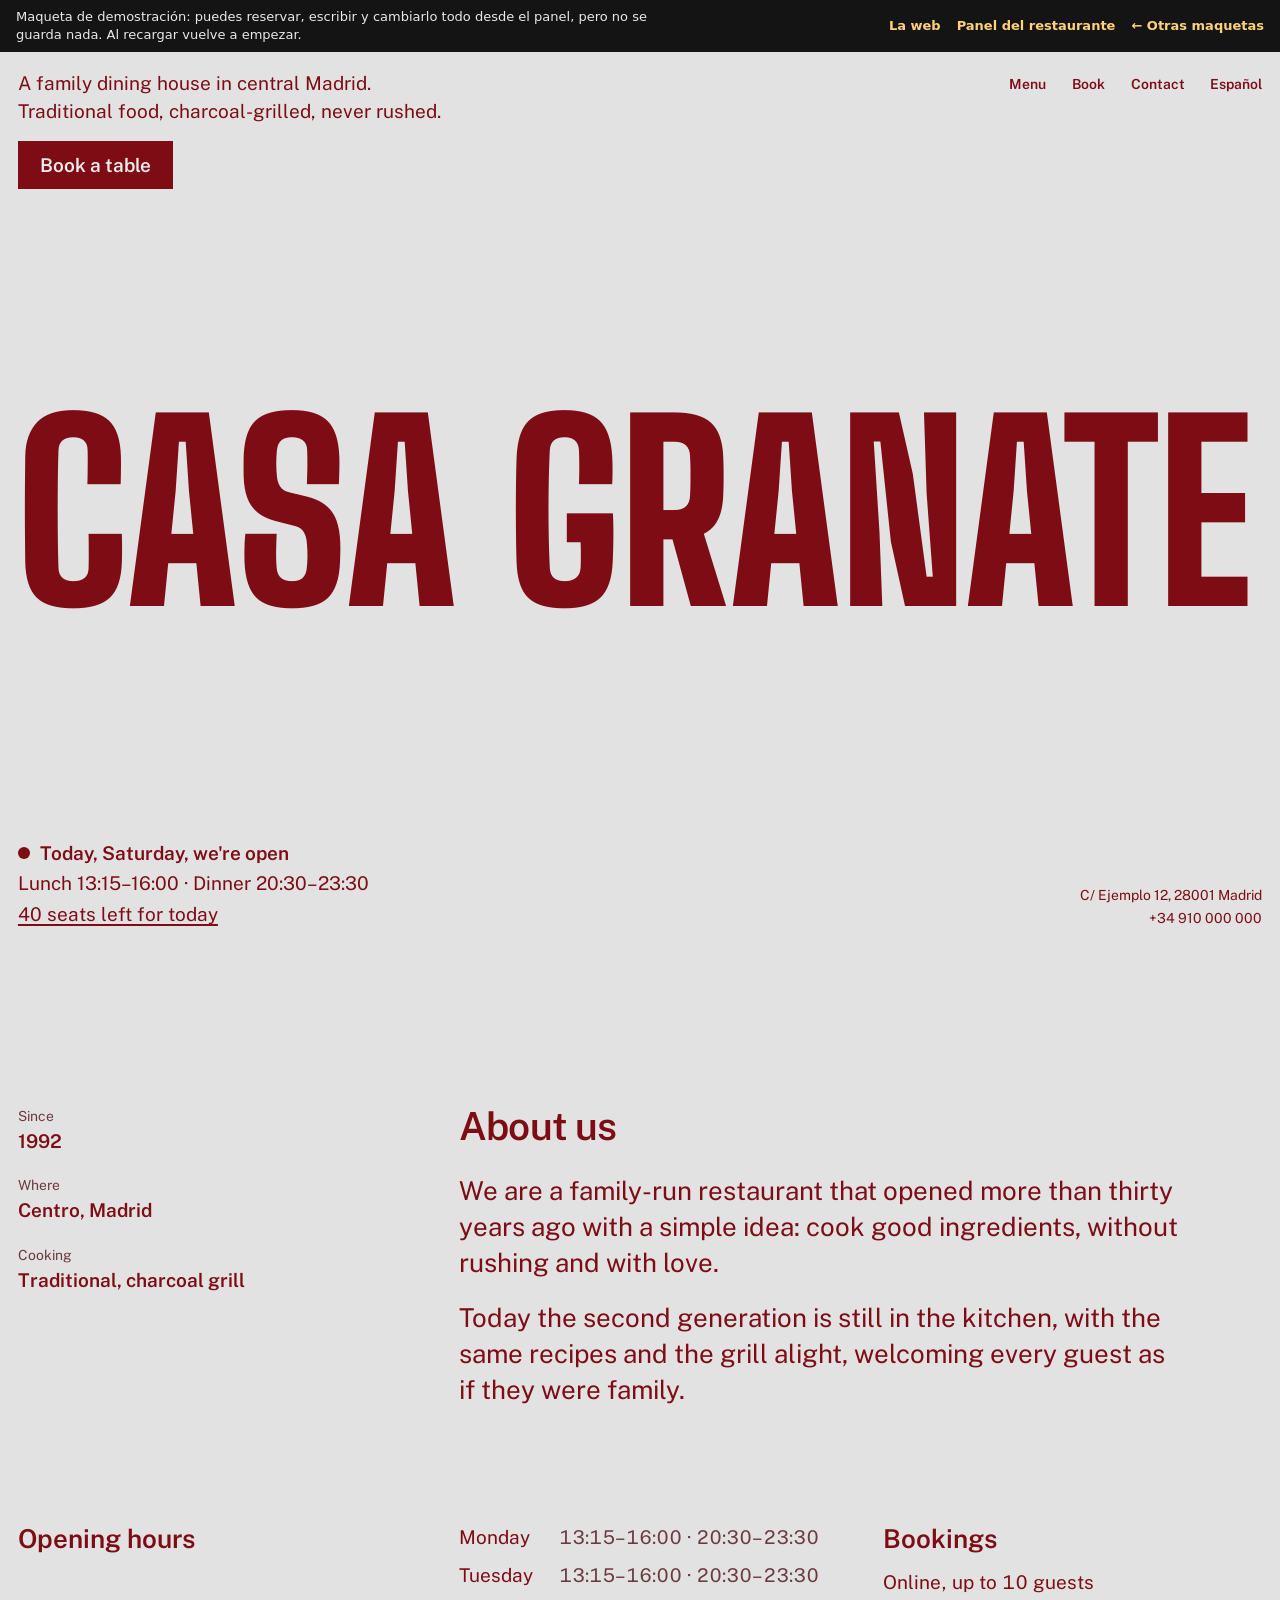
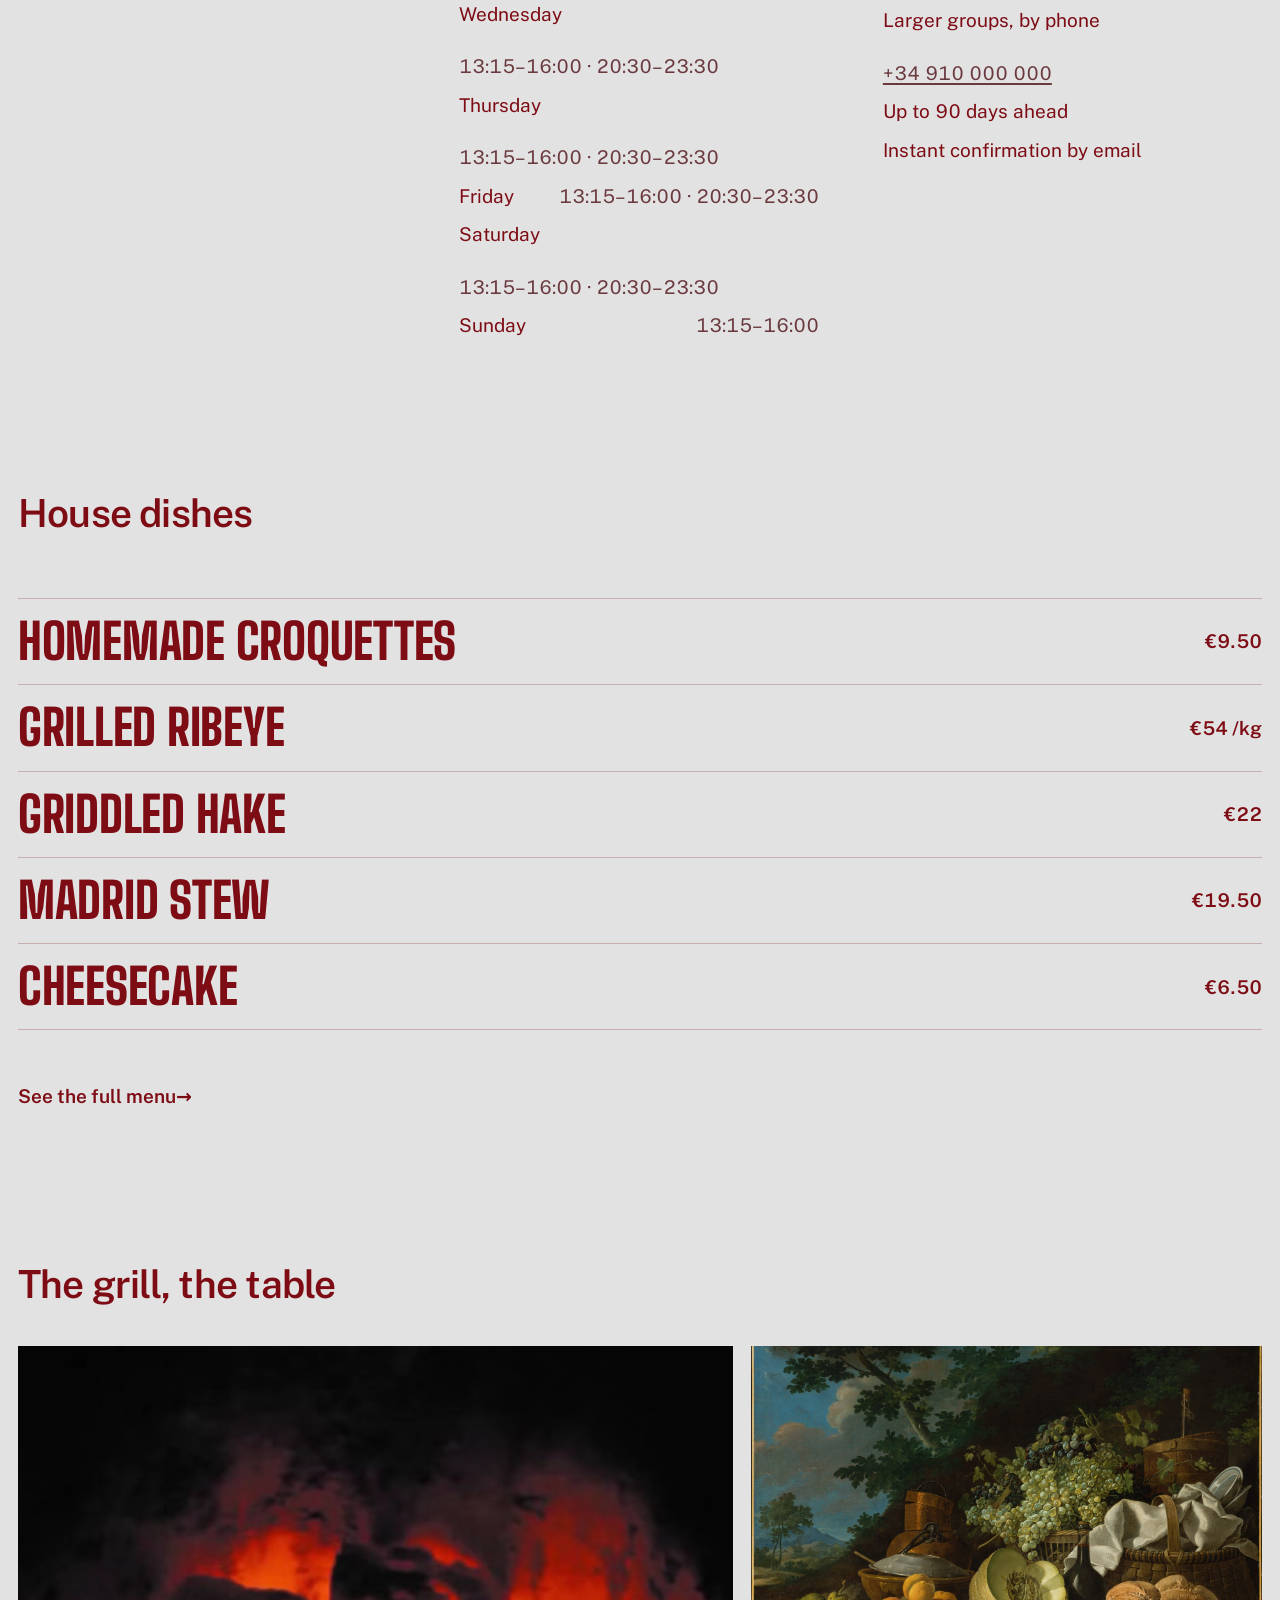
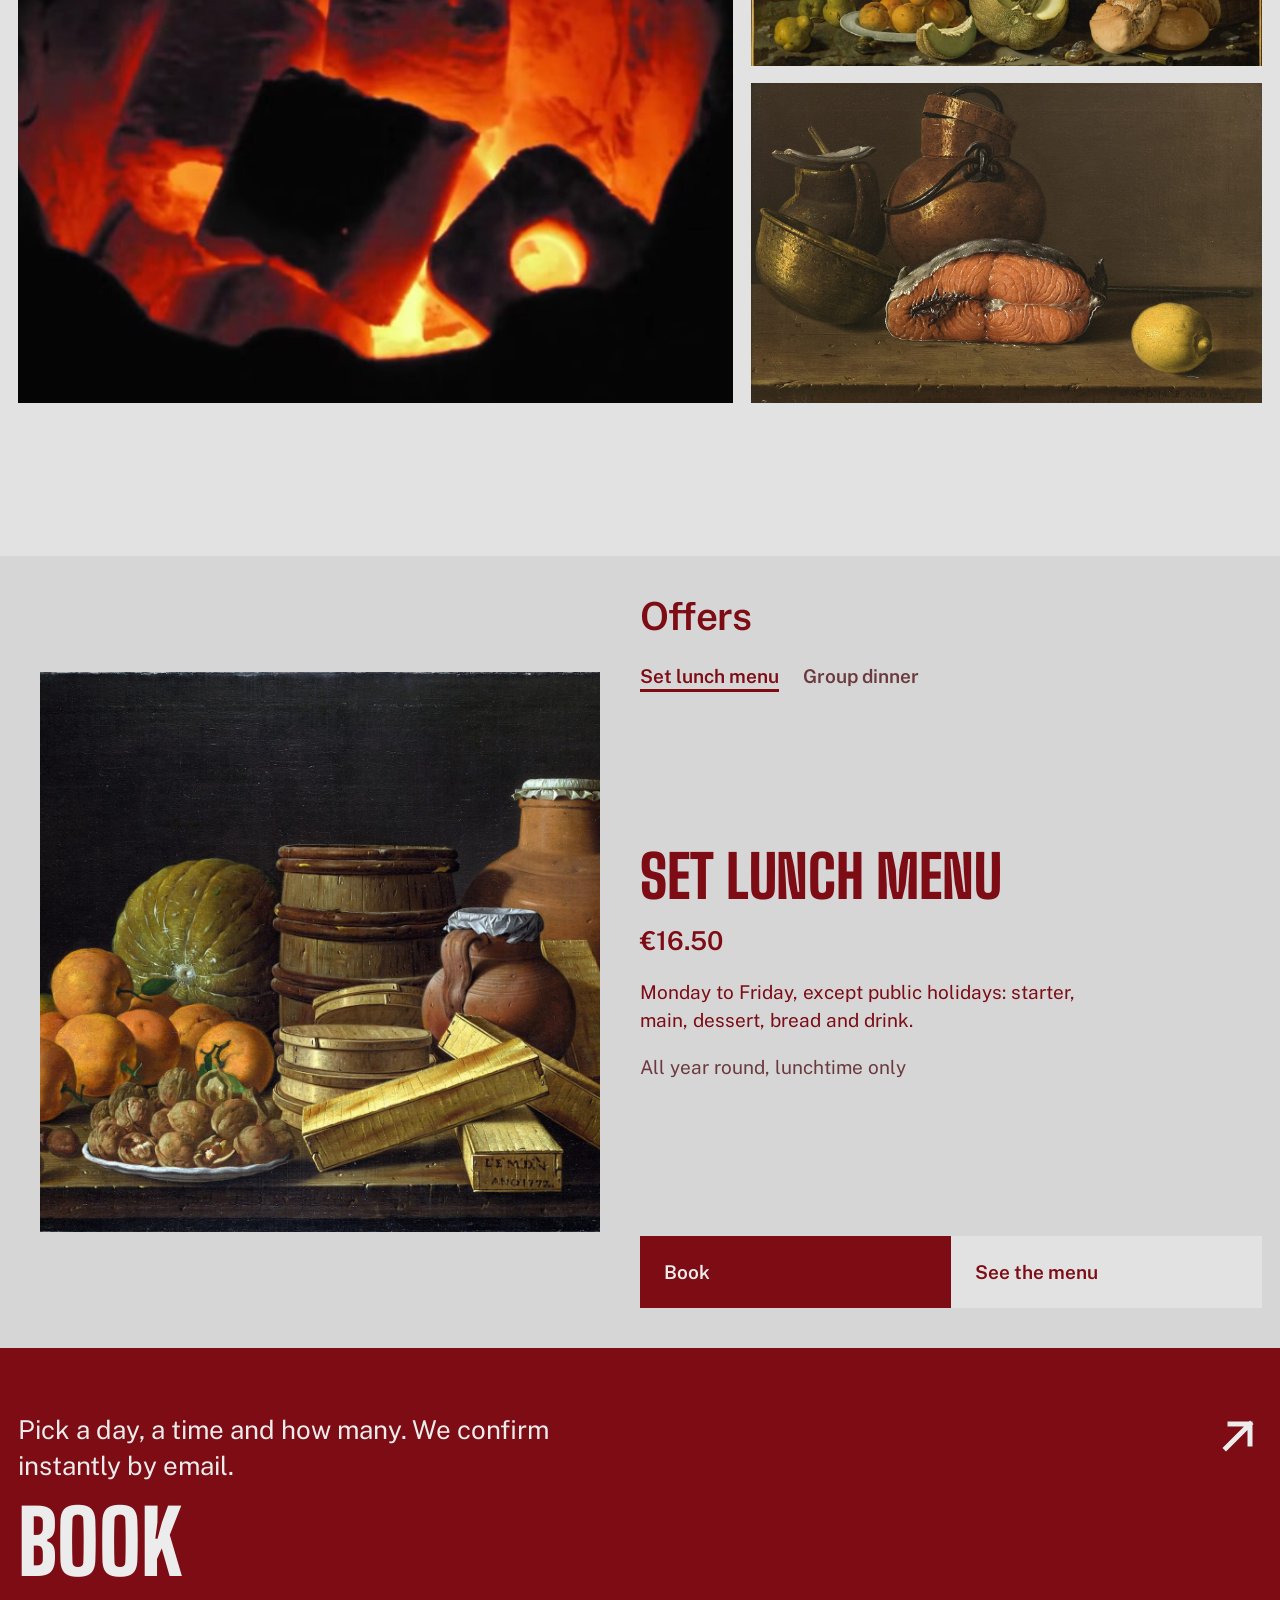
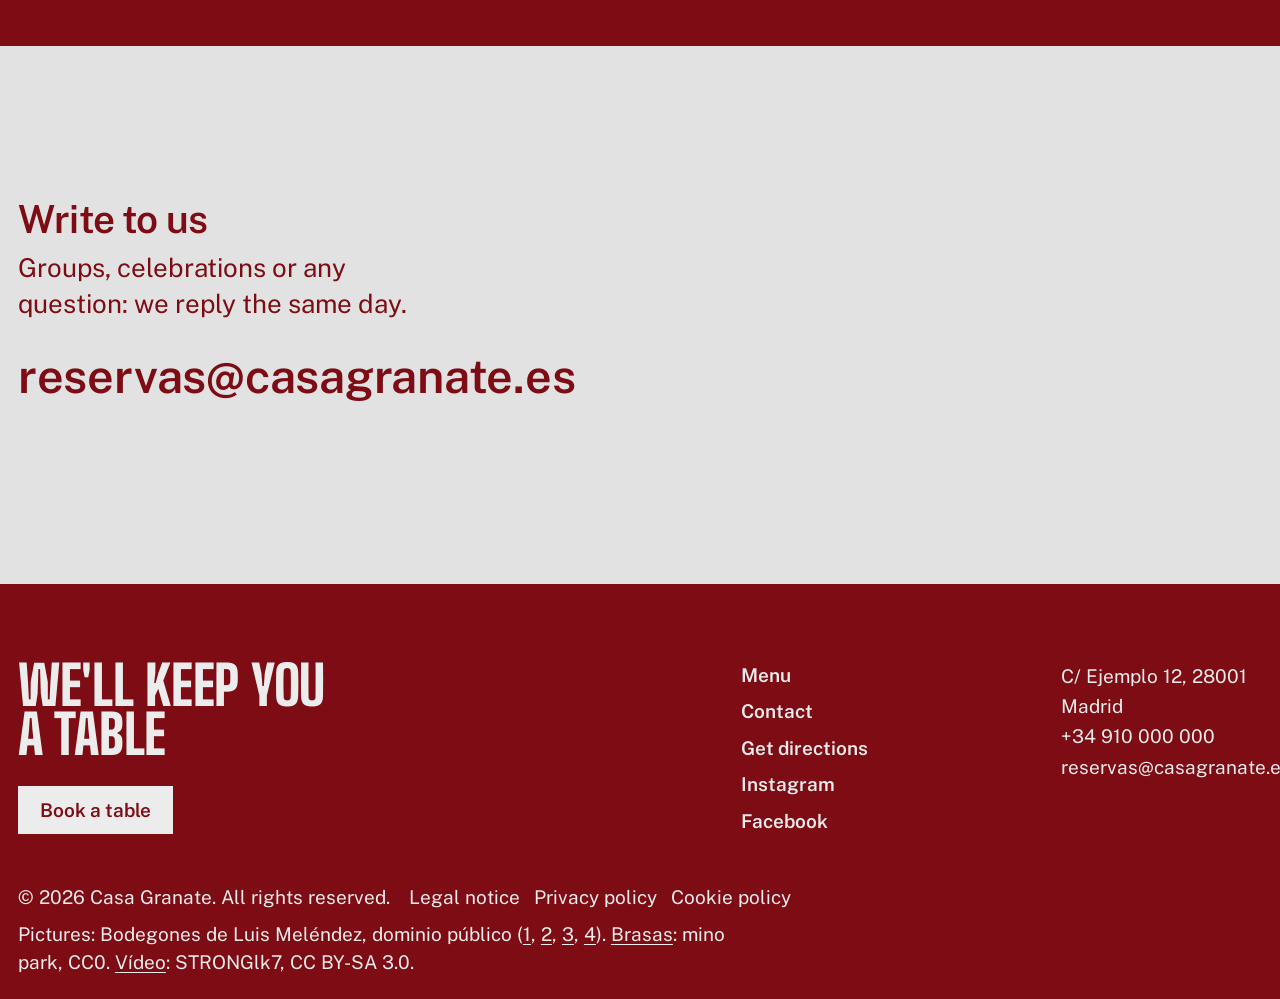
<file: restaurante/index.html>
<!doctype html>
<html lang="es">
<head>
  <meta charset="utf-8">
  <meta name="viewport" content="width=device-width, initial-scale=1">
  <title>Casa Granate</title>
  <meta name="description" content="Maqueta de demostración: web de restaurante con reservas online, carta, promociones y panel de gestión.">
  <meta name="robots" content="noindex, nofollow">
  <link rel="icon" id="favicon" href="data:,">
  <link rel="preconnect" href="https://fonts.googleapis.com">
  <link rel="preconnect" href="https://fonts.gstatic.com" crossorigin>
  <link href="https://fonts.googleapis.com/css2?family=Big+Shoulders:wght@800&family=Public+Sans:wght@400;600;700&display=swap" rel="stylesheet">
  <link href="https://fonts.googleapis.com/css2?family=Material+Symbols+Outlined:opsz,wght,FILL,GRAD@24,400,0,0&icon_names=add,check,dashboard,delete,event_busy,event_seat,gavel,lock,logout,mail,menu,menu_book,open_in_new,palette,restaurant,restaurant_menu,schedule,search,sell,translate,warning&display=block" rel="stylesheet">
  <link rel="stylesheet" href="css/web.css">
  <link rel="stylesheet" href="css/demo.css">
  <script src="js/datos-iniciales.js" defer></script>
  <script src="js/demo.js" defer></script>
  <script src="js/panel.js" defer></script>
  <script src="js/web.js" defer></script>
</head>
<body>
  <div class="barra-demo" role="note">
    <p>Maqueta de demostración: puedes reservar, escribir y cambiarlo todo desde el panel, pero no se guarda nada. Al recargar vuelve a empezar.</p>
    <nav aria-label="Maqueta"><a href="#/">La web</a><a href="#/admin">Panel del restaurante</a><a href="../">← Otras maquetas</a></nav>
  </div>
  <div id="app">
    <noscript><p style="padding:24px">Esta maqueta necesita JavaScript.</p></noscript>
  </div>
</body>
</html>
</file>
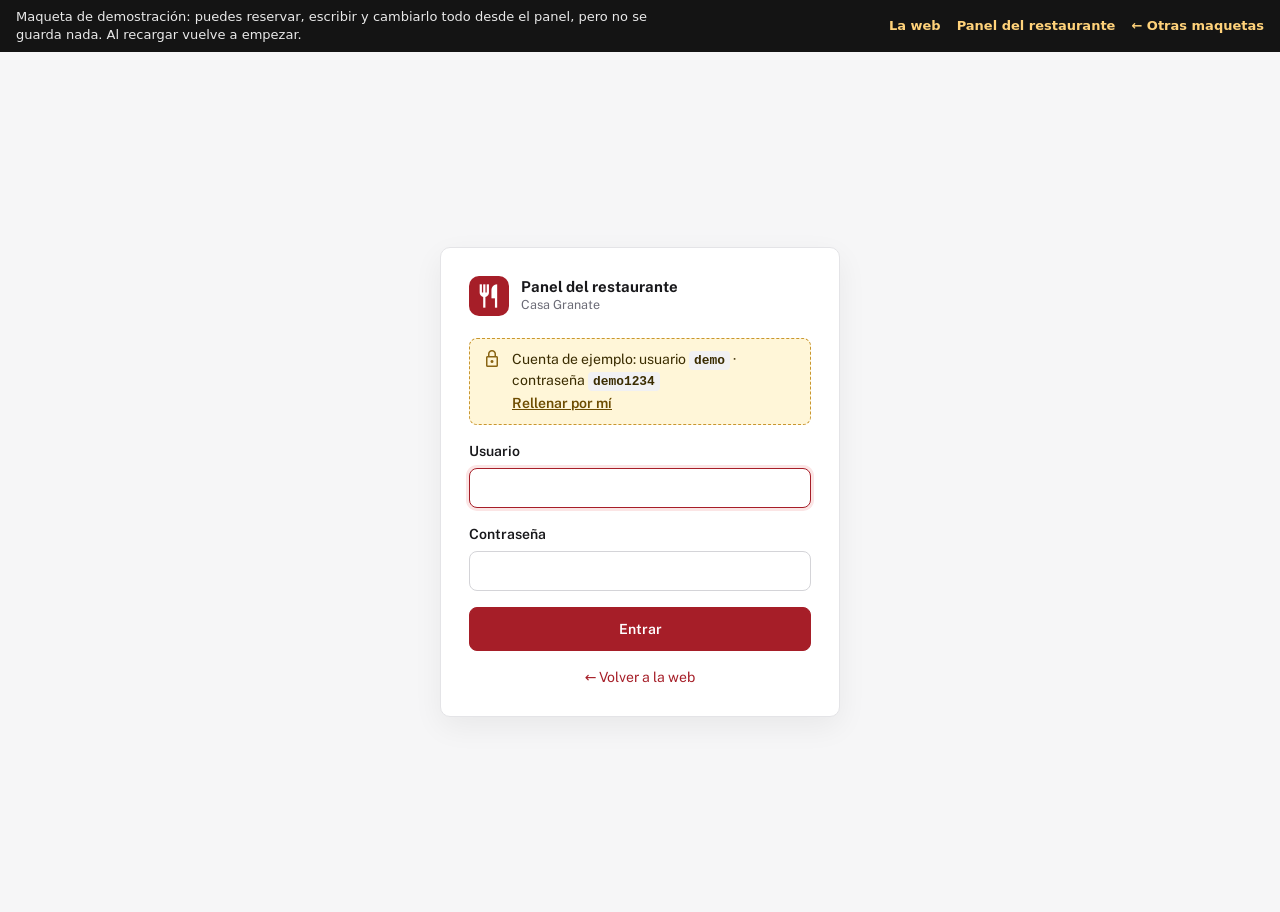
<file: restaurante/admin/index.html>
<!doctype html>
<html lang="es">
<head>
  <meta charset="utf-8">
  <meta name="viewport" content="width=device-width, initial-scale=1">
  <meta name="robots" content="noindex, nofollow">
  <title>Panel del restaurante</title>
  <!-- El panel vive dentro de la página de la web (así comparte las reservas de la demo) -->
  <meta http-equiv="refresh" content="0; url=../#/admin">
  <script>location.replace("../#/admin");</script>
</head>
<body>
  <p><a href="../#/admin">Ir al panel del restaurante</a></p>
</body>
</html>
</file>
<file: estilos.css>
/* Página de presentación. Los escaparates usan los colores de cada negocio (--c1 principal, --c2 acento). */
:root {
  --acera: #eef0ec;
  --tinta: #18211d;
  --azul: #1f45c4;
  --apagado: #5a655f;
  --linea: #d5dad3;
  --blanco: #ffffff;
  --rotulo: "Young Serif", Georgia, "Times New Roman", serif;   /* titulares y rótulos */
  --fuente: "Schibsted Grotesk", system-ui, -apple-system, "Segoe UI", Roboto, sans-serif;
  --margen: clamp(16px, 5vw, 64px);
  --ancho: 1180px;
}

*, *::before, *::after { box-sizing: border-box; }
html { scroll-behavior: smooth; }
body {
  margin: 0; background: var(--acera); color: var(--tinta);
  font-family: var(--fuente); font-size: 1.0625rem; line-height: 1.55;
}
h1, h2, h3 { margin: 0; line-height: 1.05; }
p { margin: 0; }
a { color: inherit; }
:focus-visible { outline: 3px solid var(--azul); outline-offset: 3px; border-radius: 4px; }
section[id] { scroll-margin-top: 80px; }

/* ---------- Cabecera ---------- */
.cabecera {
  position: sticky; top: 0; z-index: 10;
  display: flex; align-items: center; justify-content: space-between; gap: 1rem;
  padding: .9rem var(--margen); background: color-mix(in srgb, var(--acera) 90%, transparent);
  backdrop-filter: blur(8px); border-bottom: 1px solid var(--linea);
}
.firma { font-family: var(--rotulo); font-size: 1.35rem; text-decoration: none; }
.cabecera nav { display: flex; gap: clamp(.8rem, 3vw, 2rem); align-items: center; font-weight: 500; }
.cabecera nav a { text-decoration: none; }
.cabecera nav a:hover { text-decoration: underline; text-underline-offset: 4px; }
.cabecera__cta { color: var(--azul); }

/* ---------- Botones ---------- */
.botones { display: flex; flex-wrap: wrap; gap: .75rem; }
.boton {
  display: inline-block; padding: .8rem 1.4rem; border-radius: 8px; font-weight: 600; text-decoration: none;
  background: var(--azul); color: var(--blanco); border: 2px solid var(--azul); text-align: center;
}
.boton:hover { background: var(--tinta); border-color: var(--tinta); }
.boton--linea { background: transparent; color: var(--tinta); border-color: var(--tinta); }
.boton--linea:hover { background: var(--tinta); color: var(--blanco); }

/* ---------- Portada ---------- */
.hero { max-width: var(--ancho); margin: 0 auto; padding: clamp(3rem, 10vw, 7.5rem) var(--margen) clamp(2.5rem, 7vw, 5rem); }
.hero h1 {
  font-family: var(--rotulo); font-weight: 400; font-size: clamp(2.5rem, 7.4vw, 5.8rem);
  letter-spacing: -.025em; line-height: 1; max-width: 14ch;
}
.hero__intro { font-size: clamp(1.1rem, 2vw, 1.3rem); color: var(--apagado); max-width: 58ch; margin: 1.6rem 0 2rem; }

/* ---------- La calle de escaparates ---------- */
.calle { background: var(--tinta); color: var(--acera); padding: clamp(3rem, 7vw, 5.5rem) var(--margen) clamp(3.5rem, 8vw, 6rem); }
.calle__cabeza { max-width: var(--ancho); margin: 0 auto 2.6rem; display: grid; grid-template-columns: minmax(0, 1fr) minmax(0, 1.4fr); gap: 1rem 3rem; align-items: end; }
.calle__cabeza h2 { font-family: var(--rotulo); font-weight: 400; font-size: clamp(2.2rem, 5vw, 3.4rem); letter-spacing: -.02em; }
.calle__cabeza p { color: color-mix(in srgb, var(--acera) 75%, var(--tinta)); max-width: 52ch; }

.escaparates { max-width: var(--ancho); margin: 0 auto; display: grid; grid-template-columns: repeat(3, minmax(0, 1fr)); gap: clamp(1rem, 2.5vw, 2rem); align-items: stretch; }

.local { display: flex; flex-direction: column; background: var(--c1); color: var(--blanco); border-radius: 6px 6px 0 0; }
/* Toldo a rayas con el borde ondulado */
.toldo {
  height: 46px; border-radius: 6px 6px 0 0;
  background: repeating-linear-gradient(90deg, var(--c2) 0 26px, var(--blanco) 26px 52px);
  -webkit-mask: radial-gradient(13px at 50% calc(100% - 13px), #000 98%, transparent) 0 0 / 26px 100% repeat-x,
                linear-gradient(#000 0 0) 0 0 / 100% calc(100% - 13px) no-repeat;
          mask: radial-gradient(13px at 50% calc(100% - 13px), #000 98%, transparent) 0 0 / 26px 100% repeat-x,
                linear-gradient(#000 0 0) 0 0 / 100% calc(100% - 13px) no-repeat;
  transform-origin: top; animation: desplegar .7s cubic-bezier(.2, .8, .2, 1) both;
}
.local:nth-child(2) .toldo { animation-delay: .12s; }
.local:nth-child(3) .toldo { animation-delay: .24s; }
@keyframes desplegar { from { transform: scaleY(0); } to { transform: scaleY(1); } }

.rotulo {
  padding: 1.1rem 1.3rem 1rem; font-family: var(--rotulo); font-weight: 400; font-size: clamp(1.45rem, 2.3vw, 1.8rem);
  letter-spacing: -.01em; line-height: 1.1;
}
.escaparate {
  flex: 1; margin: 0 .8rem; padding: 1.2rem 1.2rem 1.4rem; border-radius: 4px;
  background: var(--blanco); color: var(--tinta);
  box-shadow: inset 0 0 0 6px color-mix(in srgb, var(--c1) 18%, var(--blanco));
}
.local__sector { font-weight: 700; color: var(--c1); margin-bottom: .35rem; }
.escaparate ul { margin: 1rem 0 0; padding: 0; list-style: none; display: grid; gap: .4rem; font-size: .97rem; }
.escaparate li { padding-left: 1.1rem; position: relative; }
.escaparate li::before { content: ""; position: absolute; left: 0; top: .6em; width: .45rem; height: .45rem; border-radius: 50%; background: var(--c2); }

.puerta { padding: 1rem .8rem 1.2rem; display: grid; gap: .6rem; }
.puerta .boton { display: block; }
.boton--local { background: var(--blanco); color: var(--c1); border-color: var(--blanco); }
.boton--local:hover { background: var(--c2); border-color: var(--c2); color: var(--tinta); }
.puerta .boton--linea { color: var(--blanco); border-color: color-mix(in srgb, var(--blanco) 70%, transparent); }
.puerta .boton--linea:hover { background: var(--blanco); color: var(--c1); }
.credenciales { font-size: .9rem; text-align: center; color: color-mix(in srgb, var(--blanco) 85%, var(--c1)); }
kbd { font-family: inherit; font-weight: 700; background: color-mix(in srgb, var(--blanco) 18%, transparent); padding: .05rem .4rem; border-radius: 4px; }

/* ---------- Bloques de texto ---------- */
.bloque { max-width: var(--ancho); margin: 0 auto; padding: clamp(3rem, 8vw, 6rem) var(--margen) 0; display: grid; grid-template-columns: minmax(0, 1fr) minmax(0, 2fr); gap: 1.5rem 3rem; }
.bloque h2 { font-family: var(--rotulo); font-weight: 400; font-size: clamp(1.8rem, 3.4vw, 2.5rem); letter-spacing: -.015em; line-height: 1.1; }

.incluye { margin: 0; display: grid; grid-template-columns: repeat(2, minmax(0, 1fr)); gap: 1.8rem 2.5rem; }
.incluye dt { font-weight: 700; font-size: 1.15rem; margin-bottom: .3rem; }
.incluye dd { margin: 0; color: var(--apagado); }

.pasos { margin: 0; padding: 0; list-style: none; counter-reset: paso; display: grid; gap: 0; }
.pasos li { counter-increment: paso; display: grid; grid-template-columns: 3.2rem 1fr; column-gap: 1rem; padding: 1.2rem 0; border-top: 1px solid var(--linea); }
.pasos li:last-child { border-bottom: 1px solid var(--linea); }
.pasos li::before { content: counter(paso); grid-row: span 2; font-family: var(--rotulo); font-size: 2.2rem; line-height: 1; color: var(--azul); }
.pasos h3 { font-size: 1.2rem; font-weight: 700; margin-bottom: .25rem; }
.pasos p { color: var(--apagado); }

/* ---------- Tarifas (se editan con panel_tarifas.bat) ---------- */
.tarifas { max-width: var(--ancho); margin: 0 auto; padding: clamp(3rem, 8vw, 6rem) var(--margen) 0; }
.tarifas__cabeza { display: grid; grid-template-columns: minmax(0, 1fr) minmax(0, 2fr); gap: 1rem 3rem; align-items: end; margin-bottom: 2rem; }
.tarifas__cabeza h2 { font-family: var(--rotulo); font-weight: 400; font-size: clamp(1.8rem, 3.4vw, 2.5rem); letter-spacing: -.015em; line-height: 1.1; }
.tarifas__cabeza p { color: var(--apagado); max-width: 56ch; }

.planes { list-style: none; margin: 0; padding: 0; display: grid; grid-template-columns: repeat(auto-fit, minmax(min(100%, 260px), 1fr)); gap: clamp(1rem, 2vw, 1.5rem); align-items: stretch; }
.plan { position: relative; display: flex; flex-direction: column; padding: 1.6rem 1.5rem 1.5rem; background: var(--blanco); border: 1px solid var(--linea); border-radius: 10px; }
.plan--destacado { background: var(--tinta); color: var(--acera); border-color: var(--tinta); }
.plan__etiqueta { position: absolute; top: -.8rem; left: 1.5rem; padding: .2rem .75rem; border-radius: 999px; background: var(--azul); color: var(--blanco); font-size: .85rem; font-weight: 700; }
.plan__nombre { font-size: 1.2rem; font-weight: 700; }
.plan__precio { margin: .8rem 0 .2rem; font-family: var(--rotulo); font-size: clamp(2rem, 3.6vw, 2.6rem); line-height: 1.05; letter-spacing: -.02em; }
.plan__precio span { display: block; margin-top: .3rem; font-family: var(--fuente); font-size: .95rem; letter-spacing: 0; color: var(--apagado); }
.plan--destacado .plan__precio span, .plan--destacado .plan__texto { color: color-mix(in srgb, var(--acera) 75%, var(--tinta)); }
.plan__texto { color: var(--apagado); margin-top: .6rem; }
.plan__incluye { list-style: none; margin: 1.1rem 0 1.5rem; padding: 1.1rem 0 0; border-top: 1px solid var(--linea); display: grid; gap: .45rem; font-size: .97rem; }
.plan--destacado .plan__incluye { border-top-color: color-mix(in srgb, var(--acera) 20%, transparent); }
.plan__incluye li { position: relative; padding-left: 1.5rem; }
.plan__incluye li::before { content: ""; position: absolute; left: .1rem; top: .35em; width: .45rem; height: .8rem; border: solid var(--azul); border-width: 0 2px 2px 0; transform: rotate(45deg); }
.plan--destacado .plan__incluye li::before { border-color: #9db2ff; }
.plan .boton { margin-top: auto; }
.plan--destacado .boton { background: var(--blanco); color: var(--tinta); border-color: var(--blanco); }
.plan--destacado .boton:hover { background: var(--azul); border-color: var(--azul); color: var(--blanco); }

.extras { margin-top: 2rem; padding: 1.4rem 1.5rem; border: 1px dashed var(--linea); border-radius: 10px; display: grid; grid-template-columns: minmax(0, 1fr) minmax(0, 4fr); gap: 1rem 2rem; }
.extras h3 { font-size: 1.1rem; font-weight: 700; }
.extras dl { margin: 0; display: grid; gap: .9rem; }
.extras dl > div { display: grid; grid-template-columns: minmax(0, 1fr) auto; column-gap: 1rem; }
.extras dt { font-weight: 700; }
.extras__precio { margin: 0; font-weight: 700; white-space: nowrap; }
.extras__texto { margin: 0; grid-column: 1 / -1; color: var(--apagado); font-size: .95rem; }
.tarifas__nota { margin-top: 1.2rem; color: var(--apagado); font-size: .92rem; }

/* ---------- Contacto ---------- */
.contacto { max-width: var(--ancho); margin: clamp(3.5rem, 9vw, 7rem) auto 0; padding: 0 var(--margen); }
.contacto h2 { font-family: var(--rotulo); font-weight: 400; font-size: clamp(2.3rem, 6vw, 4.6rem); letter-spacing: -.025em; line-height: 1.02; max-width: 14ch; }
.contacto > p { color: var(--apagado); max-width: 56ch; margin: 1.2rem 0 2rem; font-size: 1.15rem; }
.contacto__vias { list-style: none; margin: 0; padding: 0; display: flex; flex-wrap: wrap; gap: 1rem; }
.contacto__vias a {
  display: grid; gap: .1rem; padding: 1rem 1.4rem; min-width: 240px; border-radius: 8px; text-decoration: none;
  background: var(--blanco); border: 2px solid var(--tinta); font-size: 1.2rem; font-weight: 700;
}
.contacto__vias a:hover { background: var(--azul); border-color: var(--azul); color: var(--blanco); }
.contacto__vias span { font-size: .9rem; font-weight: 500; opacity: .75; }

.pie { max-width: var(--ancho); margin: clamp(3rem, 8vw, 6rem) auto 0; padding: 1.5rem var(--margen) 2rem; border-top: 1px solid var(--linea); color: var(--apagado); font-size: .9rem; }

/* ---------- Móvil ---------- */
@media (max-width: 900px) {
  .escaparates { grid-template-columns: 1fr; max-width: 520px; }
  .calle__cabeza, .bloque, .tarifas__cabeza, .extras { grid-template-columns: 1fr; }
}
@media (max-width: 560px) {
  .cabecera nav a:not(.cabecera__cta) { display: none; }
  .incluye { grid-template-columns: 1fr; }
  .contacto__vias a { min-width: 0; width: 100%; }
  .contacto__vias li { width: 100%; }
}
@media (prefers-reduced-motion: reduce) {
  html { scroll-behavior: auto; }
  .toldo { animation: none; }
}
</file>
<file: fisio-ejemplo/estilos.css>
/* Los colores (--principal, --acento, --fondo, --texto) vienen del JSON del negocio */

*, *::before, *::after { box-sizing: border-box; }
html { scroll-behavior: smooth; }
body {
  margin: 0;
  font-family: "Manrope", system-ui, sans-serif;
  font-size: 17px;
  line-height: 1.6;
  color: var(--texto);
  background: var(--fondo);
}
img { max-width: 100%; display: block; }
a { color: var(--principal); }
h1, h2, h3 { font-family: "Fraunces", Georgia, serif; line-height: 1.15; margin: 0 0 .5em; }
h1 { font-size: clamp(2.3rem, 7vw, 4.2rem); font-weight: 700; }
h2 { font-size: clamp(1.8rem, 4.5vw, 2.6rem); font-weight: 500; }
h3 { font-size: 1.25rem; font-weight: 500; }

.contenedor { width: min(1100px, 100% - 2.5rem); margin-inline: auto; }
.etiqueta {
  text-transform: uppercase; letter-spacing: .14em; font-size: .78rem; font-weight: 700;
  color: var(--principal); margin: 0 0 .6rem;
}

/* Aviso de maqueta */
.aviso-demo {
  background: #1d1d1d; color: #f4f4f4; text-align: center;
  font-size: .8rem; padding: .45rem 1rem;
}

/* Cabecera */
.cabecera {
  position: sticky; top: 0; z-index: 10;
  display: flex; align-items: center; justify-content: space-between; gap: 1rem;
  padding: .8rem 1.25rem;
  background: color-mix(in srgb, var(--fondo) 88%, transparent);
  backdrop-filter: blur(10px);
  border-bottom: 1px solid color-mix(in srgb, var(--texto) 8%, transparent);
}
.marca { display: flex; align-items: center; gap: .6rem; text-decoration: none; color: var(--texto); }
.marca-logo {
  display: grid; place-items: center; width: 2.4rem; height: 2.4rem; border-radius: 50%;
  background: var(--principal); color: #fff; font-family: "Fraunces", serif; font-weight: 700;
}
.marca-nombre { font-family: "Fraunces", serif; font-weight: 700; font-size: 1.15rem; }
.menu { display: none; gap: 1.6rem; }
.menu a { text-decoration: none; color: var(--texto); font-weight: 500; }
.menu a:hover { color: var(--principal); }
@media (min-width: 760px) { .menu { display: flex; } }

/* Botones */
.boton {
  display: inline-block; padding: .85rem 1.4rem; border-radius: 999px;
  background: var(--principal); color: #fff; text-decoration: none; font-weight: 700;
  transition: transform .15s ease, box-shadow .15s ease;
}
.boton:hover { transform: translateY(-2px); box-shadow: 0 8px 20px -8px color-mix(in srgb, var(--principal) 70%, transparent); }
.boton-pequeno { padding: .5rem 1.1rem; font-size: .92rem; }
.boton-acento { background: var(--acento); color: var(--texto); }
.boton-claro { background: rgba(255,255,255,.14); color: #fff; border: 1.5px solid rgba(255,255,255,.55); }

/* Portada */
.hero {
  position: relative; overflow: hidden; color: #fff;
  background: linear-gradient(135deg, var(--principal), color-mix(in srgb, var(--principal) 70%, #000));
  padding: clamp(4rem, 12vw, 8rem) 0 clamp(4rem, 10vw, 7rem);
}
.hero .etiqueta { color: var(--acento); }
.hero-deco {
  position: absolute; width: 520px; height: 520px; right: -160px; top: -160px; border-radius: 50%;
  background: radial-gradient(circle, color-mix(in srgb, var(--acento) 55%, transparent), transparent 70%);
  opacity: .55;
}
.hero-contenido { position: relative; max-width: 760px; margin-left: max(1.25rem, (100% - 1100px) / 2); }
.hero-sub { font-size: 1.15rem; opacity: .92; max-width: 34em; }
.hero-botones { display: flex; flex-wrap: wrap; gap: .8rem; margin-top: 1.8rem; }

/* Secciones */
.seccion { padding: clamp(3.5rem, 9vw, 6rem) 0; }
.seccion-color { background: color-mix(in srgb, var(--principal) 9%, var(--fondo)); }

.rejilla-servicios {
  display: grid; gap: 1.2rem; margin-top: 2rem;
  grid-template-columns: repeat(auto-fit, minmax(min(300px, 100%), 1fr));
}
.tarjeta {
  background: #fff; border-radius: 18px; padding: 1.6rem;
  border: 1px solid color-mix(in srgb, var(--texto) 7%, transparent);
  transition: transform .2s ease, box-shadow .2s ease;
}
.tarjeta:hover { transform: translateY(-4px); box-shadow: 0 18px 40px -22px color-mix(in srgb, var(--principal) 60%, transparent); }
.tarjeta p { margin: 0; color: color-mix(in srgb, var(--texto) 78%, transparent); }
.tarjeta-icono {
  display: grid; place-items: center; width: 3rem; height: 3rem; border-radius: 14px; font-size: 1.5rem;
  background: color-mix(in srgb, var(--acento) 25%, #fff); margin-bottom: 1rem;
}
.precio { margin-top: .8rem !important; font-weight: 700; color: var(--principal) !important; }

.lista-ventajas {
  list-style: none; padding: 0; margin: 2rem 0 0;
  display: grid; gap: 1rem; grid-template-columns: repeat(auto-fit, minmax(240px, 1fr));
}
.lista-ventajas li {
  position: relative; padding: 1.1rem 1.2rem 1.1rem 3.2rem; background: var(--fondo); border-radius: 14px; font-weight: 500;
}
.lista-ventajas li::before {
  content: "✓"; position: absolute; left: 1.1rem; top: 1rem;
  display: grid; place-items: center; width: 1.5rem; height: 1.5rem; border-radius: 50%;
  background: var(--principal); color: #fff; font-size: .85rem;
}

.nosotros { display: grid; gap: 2.5rem; align-items: center; }
.nosotros.con-foto { grid-template-columns: 1fr; }
@media (min-width: 860px) { .nosotros.con-foto { grid-template-columns: 1.2fr 1fr; } }
.texto-grande { font-size: 1.2rem; max-width: 36em; }
.foto-sobre { border-radius: 22px; aspect-ratio: 4 / 3; object-fit: cover; }

/* Contacto */
.seccion-contacto { background: #fff; }
.contacto { display: grid; gap: 2.5rem; }
@media (min-width: 860px) { .contacto { grid-template-columns: 1fr 1.1fr; align-items: stretch; } }
.contacto dl { display: grid; grid-template-columns: auto 1fr; gap: .4rem 1.2rem; margin: 1.5rem 0; }
.contacto dt { font-weight: 700; }
.contacto dd { margin: 0; }
.horario { border-collapse: collapse; width: 100%; max-width: 420px; }
.horario th, .horario td { text-align: left; padding: .45rem 0; border-bottom: 1px solid color-mix(in srgb, var(--texto) 10%, transparent); }
.horario th { font-weight: 500; padding-right: 1rem; }
.mapa { width: 100%; min-height: 340px; border: 0; border-radius: 20px; }

.pie { background: var(--texto); color: color-mix(in srgb, #fff 80%, transparent); padding: 2rem 0 5.5rem; font-size: .92rem; }
.pie p { margin: .2rem 0; }

/* Botón flotante (móvil) */
.boton-flotante {
  position: fixed; right: 1rem; bottom: 1rem; z-index: 20;
  display: grid; place-items: center; width: 3.6rem; height: 3.6rem; border-radius: 50%;
  background: var(--acento); font-size: 1.6rem; text-decoration: none;
  box-shadow: 0 10px 25px -8px rgba(0,0,0,.4);
}
@media (min-width: 760px) { .boton-flotante { display: none; } .pie { padding-bottom: 2rem; } }
</file>
<file: magia-en-el-bosque/css/fonts.css>
/* Tipografías autoalojadas (licencia SIL Open Font License; ver ../fonts/licencias). */

@font-face { font-family: 'Pinyon Script'; font-style: normal; font-weight: 400; font-display: swap;
  src: url('../fonts/pinyon-script-latin-400-normal.woff2') format('woff2'); }
@font-face { font-family: 'Cormorant Garamond'; font-style: normal; font-weight: 400; font-display: swap;
  src: url('../fonts/cormorant-garamond-latin-400-normal.woff2') format('woff2'); }
@font-face { font-family: 'Cormorant Garamond'; font-style: italic; font-weight: 400; font-display: swap;
  src: url('../fonts/cormorant-garamond-latin-400-italic.woff2') format('woff2'); }
@font-face { font-family: 'Cormorant Garamond'; font-style: normal; font-weight: 600; font-display: swap;
  src: url('../fonts/cormorant-garamond-latin-600-normal.woff2') format('woff2'); }
@font-face { font-family: 'Cormorant Garamond'; font-style: normal; font-weight: 700; font-display: swap;
  src: url('../fonts/cormorant-garamond-latin-700-normal.woff2') format('woff2'); }
@font-face { font-family: 'DM Sans'; font-style: normal; font-weight: 100 1000; font-display: swap;
  src: url('../fonts/dm-sans-latin-wght-normal.woff2') format('woff2'); }
</file>
<file: magia-en-el-bosque/css/style.css>
/* ==========================================================================
   Estilos de la web. Los colores salen de /theme.css (se cambian desde el panel):
   --c-dark     cabecera, pie y zonas profundas        --c-primary  fondo de la página
   --c-accent   dorado (botones, títulos)              --c-magic    violeta (luz mágica)
   --font-title / --font-script / --font-body
   Estilo: noche en el bosque. Fondo con luz de luna y estrellas, tarjetas de
   «cristal» translúcido con borde fino y un brillo dorado que sigue al ratón.
   Todos los tonos se calculan a partir de esos colores con color-mix().
   ========================================================================== */

*, *::before, *::after { box-sizing: border-box; }

:root {
  --surface: #f3eee2;
  --ink: #15231c;          /* texto oscuro sobre fondos claros */
  --light: #efeadc;        /* texto claro sobre fondos oscuros */
  --muted: color-mix(in srgb, var(--light) 72%, var(--c-primary));
  --panel: color-mix(in srgb, var(--c-dark) 55%, var(--c-primary));
  --panel-hover: color-mix(in srgb, var(--c-dark) 80%, var(--c-primary));
  /* Cristal: capas translúcidas sobre el fondo */
  --glass: linear-gradient(150deg, color-mix(in srgb, var(--light) 7%, transparent), color-mix(in srgb, var(--light) 2%, transparent));
  --glass-solid: color-mix(in srgb, var(--c-dark) 62%, transparent);
  --line: color-mix(in srgb, var(--light) 11%, transparent);
  --line-strong: color-mix(in srgb, var(--c-accent) 45%, transparent);
  --glow-gold: color-mix(in srgb, var(--c-accent) 55%, transparent);
  --glow-magic: color-mix(in srgb, var(--c-magic) 45%, transparent);
  --gold-text: linear-gradient(175deg, color-mix(in srgb, var(--c-accent) 35%, white) 10%, var(--c-accent) 55%, color-mix(in srgb, var(--c-accent) 70%, var(--c-magic)) 110%);
  --shadow: 0 30px 70px -30px rgba(0, 0, 0, .75);
  --radius: 22px;
  --radius-sm: 14px;
  --gutter: clamp(16px, 4vw, 40px);
  --section: clamp(4.5rem, 10vw, 9rem);
  --ease: cubic-bezier(.2, .7, .2, 1);
}

html { scroll-behavior: smooth; }
[hidden] { display: none !important; }

body {
  margin: 0; font-family: var(--font-body); font-size: 1.0625rem; line-height: 1.65; color: var(--light);
  background-color: var(--c-dark);
  background-image:
    radial-gradient(1100px 760px at 78% -6%, color-mix(in srgb, var(--c-magic) 26%, transparent), transparent 62%),
    radial-gradient(900px 700px at -8% 22%, color-mix(in srgb, var(--c-accent) 9%, transparent), transparent 60%),
    radial-gradient(1000px 900px at 105% 58%, color-mix(in srgb, var(--c-magic) 12%, transparent), transparent 60%),
    linear-gradient(180deg, var(--c-dark) 0, var(--c-primary) 900px, var(--c-primary) calc(100% - 900px), var(--c-dark) 100%);
  min-height: 100svh; display: flex; flex-direction: column; position: relative; overflow-x: hidden;
  -webkit-font-smoothing: antialiased;
}
/* Cielo de estrellas muy sutil */
body::before {
  content: ""; position: fixed; inset: 0; pointer-events: none; z-index: 0; opacity: .55;
  background-image:
    radial-gradient(1px 1px at 12% 18%, var(--light), transparent 60%),
    radial-gradient(1px 1px at 68% 8%, var(--light), transparent 60%),
    radial-gradient(1.5px 1.5px at 38% 42%, var(--light), transparent 60%),
    radial-gradient(1px 1px at 84% 36%, var(--light), transparent 60%),
    radial-gradient(1px 1px at 22% 74%, var(--light), transparent 60%),
    radial-gradient(1.5px 1.5px at 58% 88%, var(--light), transparent 60%),
    radial-gradient(1px 1px at 92% 70%, var(--light), transparent 60%),
    radial-gradient(1px 1px at 4% 52%, var(--light), transparent 60%);
  background-size: 520px 520px;
  -webkit-mask: linear-gradient(180deg, #000 0, rgba(0,0,0,.35) 70%, transparent);
  mask: linear-gradient(180deg, #000 0, rgba(0,0,0,.35) 70%, transparent);
}
/* Grano fino para que el fondo no se vea «plano» */
body::after {
  content: ""; position: fixed; inset: 0; pointer-events: none; z-index: 0; opacity: .06; mix-blend-mode: overlay;
  background-image: url("data:image/svg+xml,%3Csvg xmlns='http://www.w3.org/2000/svg' width='160' height='160'%3E%3Cfilter id='n'%3E%3CfeTurbulence type='fractalNoise' baseFrequency='.9' numOctaves='2' stitchTiles='stitch'/%3E%3C/filter%3E%3Crect width='100%25' height='100%25' filter='url(%23n)'/%3E%3C/svg%3E");
}
main { flex: 1; position: relative; z-index: 1; }

img { max-width: 100%; height: auto; }
a { color: var(--c-accent); text-underline-offset: 3px; text-decoration-thickness: 1px; }
a:hover { color: var(--light); }
h1, h2, h3 { font-family: var(--font-title); font-weight: 600; margin: 0 0 .5em; letter-spacing: -.015em; text-wrap: balance; }
h1 { font-size: clamp(3rem, 7vw, 5.5rem); line-height: 1; color: var(--light); }
h2 { font-size: clamp(2.4rem, 4.6vw, 3.8rem); line-height: 1.02; color: var(--c-accent); font-weight: 500; }
h3 { font-size: 1.6rem; line-height: 1.15; color: var(--light); }
p { margin: 0 0 1em; text-wrap: pretty; }
::selection { background: var(--c-accent); color: var(--c-dark); }
:focus-visible { outline: 2px solid var(--c-accent); outline-offset: 3px; border-radius: 6px; }

.container { width: 100%; max-width: 1240px; margin: 0 auto; padding: 0 var(--gutter); }
.container--narrow { max-width: 820px; }
.skip-link { position: absolute; left: -999px; top: 0; z-index: 100; background: var(--c-accent); color: var(--ink); padding: .6rem 1rem; }
.skip-link:focus { left: 0; }
.sr-only { position: absolute; width: 1px; height: 1px; overflow: hidden; clip: rect(0 0 0 0); white-space: nowrap; }

.script { font-family: var(--font-script); color: var(--c-accent); line-height: 1.1; }
.lead { font-size: 1.2rem; line-height: 1.55; color: var(--light); }
.note { font-size: .95rem; color: var(--muted); }

/* Ornamento sobre los títulos de sección: una línea dorada con una estrella */
.page-head > h1, .page-head > h2, .section-head > h2, .faq-layout__head > h2 { position: relative; padding-top: 1.6rem; }
.page-head > h1::before, .page-head > h2::before, .section-head > h2::before, .faq-layout__head > h2::before {
  content: ""; position: absolute; left: 0; top: 0; width: 64px; height: 10px;
  background:
    linear-gradient(var(--c-accent), var(--c-accent)) 18px 50% / 46px 1px no-repeat,
    linear-gradient(var(--c-accent), var(--c-accent)) 0 0 / 10px 10px no-repeat;
  -webkit-mask: linear-gradient(#000, #000) 18px 0 / 46px 10px no-repeat, url("data:image/svg+xml,%3Csvg xmlns='http://www.w3.org/2000/svg' viewBox='0 0 10 10'%3E%3Cpath d='M5 0l1.2 3.8L10 5 6.2 6.2 5 10 3.8 6.2 0 5l3.8-1.2z'/%3E%3C/svg%3E") 0 0 / 10px 10px no-repeat;
  mask: linear-gradient(#000, #000) 18px 0 / 46px 10px no-repeat, url("data:image/svg+xml,%3Csvg xmlns='http://www.w3.org/2000/svg' viewBox='0 0 10 10'%3E%3Cpath d='M5 0l1.2 3.8L10 5 6.2 6.2 5 10 3.8 6.2 0 5l3.8-1.2z'/%3E%3C/svg%3E") 0 0 / 10px 10px no-repeat;
}

/* ---------- Luciérnagas (decoración de fondo) ---------- */
.fireflies { position: fixed; inset: 0; pointer-events: none; z-index: 0; overflow: hidden; }
.fireflies span {
  position: absolute; width: 4px; height: 4px; border-radius: 50%; background: var(--c-accent);
  box-shadow: 0 0 12px 4px color-mix(in srgb, var(--c-accent) 60%, transparent); opacity: 0;
  animation: float 16s ease-in-out infinite, blink 5s ease-in-out infinite;
}
.fireflies span:nth-child(1) { left: 8%;  top: 72%; animation-delay: 0s, 0s; }
.fireflies span:nth-child(2) { left: 22%; top: 38%; animation-delay: -3s, -1s; width: 3px; height: 3px; }
.fireflies span:nth-child(3) { left: 36%; top: 82%; animation-delay: -6s, -2s; }
.fireflies span:nth-child(4) { left: 48%; top: 22%; animation-delay: -9s, -3.5s; width: 3px; height: 3px; }
.fireflies span:nth-child(5) { left: 61%; top: 66%; animation-delay: -2s, -.5s; width: 5px; height: 5px; }
.fireflies span:nth-child(6) { left: 74%; top: 30%; animation-delay: -7s, -2.5s; }
.fireflies span:nth-child(7) { left: 86%; top: 78%; animation-delay: -4s, -4s; width: 3px; height: 3px; }
.fireflies span:nth-child(8) { left: 93%; top: 18%; animation-delay: -11s, -1.5s; }
.fireflies span:nth-child(9) { left: 14%; top: 14%; animation-delay: -5s, -3s; background: var(--c-magic); box-shadow: 0 0 14px 5px var(--glow-magic); }
.fireflies span:nth-child(10) { left: 68%; top: 90%; animation-delay: -8s, -4.5s; background: var(--c-magic); box-shadow: 0 0 14px 5px var(--glow-magic); }
@keyframes float { 0%, 100% { transform: translate(0, 0); } 25% { transform: translate(26px, -34px); } 50% { transform: translate(-18px, -62px); } 75% { transform: translate(30px, -28px); } }
@keyframes blink { 0%, 100% { opacity: 0; } 40%, 60% { opacity: .9; } }

/* ---------- Cabecera: una sola franja translúcida y fija ----------
   El HTML trae dos bloques (.topbar con nombre + Instagram y .mainnav con el menú);
   en escritorio el menú se coloca en el centro de la misma franja. */
.site-header { position: sticky; top: 0; z-index: 30; }
.topbar {
  color: var(--light); border-bottom: 1px solid transparent;
  background: color-mix(in srgb, var(--c-dark) 45%, transparent);
  -webkit-backdrop-filter: blur(14px) saturate(140%); backdrop-filter: blur(14px) saturate(140%);
  transition: background .35s, border-color .35s;
}
.site-header.is-scrolled .topbar { background: color-mix(in srgb, var(--c-dark) 78%, transparent); border-bottom-color: var(--line); }
.topbar__inner { display: flex; align-items: center; justify-content: space-between; gap: 1rem; min-height: 76px; }
.brand { text-decoration: none; display: inline-flex; align-items: center; gap: .75rem; color: var(--light); position: relative; z-index: 1; }
.brand:hover { color: var(--light); }
.brand__mark { width: 38px; height: 38px; flex: none; filter: drop-shadow(0 0 10px var(--glow-gold)); transition: transform .6s var(--ease); }
.brand:hover .brand__mark { transform: rotate(-18deg) scale(1.05); }
/* Logo subido desde el panel: respeta su forma, sin girar */
.brand__mark--custom { width: auto; height: 44px; max-width: 200px; object-fit: contain; filter: none; }
.brand:hover .brand__mark--custom { transform: scale(1.04); }
.brand__text { font-family: var(--font-title); font-size: clamp(1.1rem, 2.4vw, 1.35rem); font-weight: 600; letter-spacing: .16em; text-transform: uppercase; line-height: 1.1; }
.topbar__social { display: inline-flex; align-items: center; gap: .7rem; text-decoration: none; color: var(--muted); font-size: .92rem; position: relative; z-index: 1; }
.topbar__social .circle { display: grid; place-items: center; width: 42px; height: 42px; border-radius: 50%; border: 1px solid var(--line); background: color-mix(in srgb, var(--light) 5%, transparent); color: var(--c-accent); transition: background .25s, color .25s, border-color .25s, transform .25s var(--ease), box-shadow .25s; }
.topbar__social .circle .icon { width: 19px; height: 19px; }
.topbar__social:hover .circle { background: var(--c-accent); border-color: var(--c-accent); color: var(--c-dark); transform: translateY(-2px); box-shadow: 0 8px 24px -6px var(--glow-gold); }
.topbar__social:hover { color: var(--c-accent); }

.mainnav { position: absolute; top: 0; left: 50%; height: 76px; transform: translateX(-50%); display: flex; align-items: center; }
.mainnav__inner { width: auto; max-width: none; padding: 0; display: flex; align-items: center; }
.menu {
  display: flex; gap: 2px; list-style: none; margin: 0; padding: 4px; border-radius: 999px;
  border: 1px solid var(--line); background: color-mix(in srgb, var(--light) 4%, transparent);
}
.menu a {
  display: block; padding: .5rem 1rem; border-radius: 999px; text-decoration: none; color: var(--light);
  font-size: .95rem; font-weight: 500; line-height: 1.3; transition: color .2s, background .25s;
}
.menu a:hover { color: var(--c-accent); background: color-mix(in srgb, var(--light) 6%, transparent); }
.menu a[aria-current] { color: var(--c-dark); background: var(--c-accent); box-shadow: 0 6px 20px -8px var(--glow-gold); }
.burger {
  display: none; width: 44px; height: 44px; border-radius: 50%; border: 1px solid var(--line); cursor: pointer;
  background: color-mix(in srgb, var(--light) 5%, transparent); padding: 0; place-content: center; gap: 5px;
}
.burger span { display: block; width: 18px; height: 1.5px; background: var(--c-accent); transition: transform .25s var(--ease), opacity .2s; }
.mainnav.is-open .burger span:nth-child(1) { transform: translateY(6.5px) rotate(45deg); }
.mainnav.is-open .burger span:nth-child(2) { opacity: 0; }
.mainnav.is-open .burger span:nth-child(3) { transform: translateY(-6.5px) rotate(-45deg); }

/* ---------- Botones ---------- */
.btn {
  position: relative; overflow: hidden; isolation: isolate;
  display: inline-flex; align-items: center; justify-content: center; gap: .5rem;
  background: linear-gradient(180deg, color-mix(in srgb, var(--c-accent) 70%, white), var(--c-accent) 60%);
  color: var(--c-dark); border: 1px solid color-mix(in srgb, var(--c-accent) 60%, white); cursor: pointer;
  padding: .9rem 1.9rem; border-radius: 999px; font-family: var(--font-body); font-weight: 600; font-size: 1rem; line-height: 1.2;
  text-decoration: none; text-align: center;
  box-shadow: 0 10px 30px -10px var(--glow-gold), inset 0 1px 0 rgba(255, 255, 255, .35);
  transition: transform .25s var(--ease), box-shadow .25s, background .25s, color .2s, border-color .2s;
}
/* Destello que cruza el botón al pasar el ratón */
.btn::after {
  content: ""; position: absolute; inset: -2px; z-index: -1; pointer-events: none;
  background: linear-gradient(105deg, transparent 35%, rgba(255, 255, 255, .55) 50%, transparent 65%);
  transform: translateX(-120%); transition: transform .8s var(--ease);
}
.btn:hover { color: var(--c-dark); transform: translateY(-2px); box-shadow: 0 16px 40px -12px var(--glow-gold), inset 0 1px 0 rgba(255, 255, 255, .35); }
.btn:hover::after { transform: translateX(120%); }
.btn:active { transform: translateY(0) scale(.98); }
.btn--outline {
  background: color-mix(in srgb, var(--light) 4%, transparent); color: var(--c-accent); border-color: var(--line-strong);
  box-shadow: none; -webkit-backdrop-filter: blur(6px); backdrop-filter: blur(6px);
}
.btn--outline::after { background: linear-gradient(105deg, transparent 35%, color-mix(in srgb, var(--c-accent) 25%, transparent) 50%, transparent 65%); }
.btn--outline:hover { color: var(--light); border-color: var(--c-accent); background: color-mix(in srgb, var(--c-accent) 14%, transparent); box-shadow: 0 10px 30px -14px var(--glow-gold); }
.btn--block { display: flex; width: 100%; }
.btn-row { display: flex; flex-wrap: wrap; gap: .9rem; margin-top: 2.2rem; }
.link-arrow { display: inline-flex; align-items: center; gap: .5rem; font-weight: 600; text-decoration: none; padding: .55rem 1.1rem; border-radius: 999px; border: 1px solid var(--line); transition: border-color .25s, background .25s, color .2s; }
.link-arrow:hover { color: var(--c-accent); border-color: var(--line-strong); background: color-mix(in srgb, var(--c-accent) 8%, transparent); }
.link-arrow .icon { transition: transform .25s var(--ease); }
.link-arrow:hover .icon { transform: translateX(4px); }

/* ---------- Secciones ---------- */
.section { padding: calc(var(--section) / 2) 0; }
.section:first-child { padding-top: clamp(2.5rem, 6vw, 5rem); }
.section + .section { padding-top: calc(var(--section) / 2); }
main > :last-child { padding-bottom: calc(var(--section) / 2); }
/* Cabecera de página: título grande a la izquierda y la frase a la derecha */
.page-head { display: grid; grid-template-columns: minmax(0, 1fr) minmax(0, 1fr); gap: 1rem 3rem; align-items: end; margin-bottom: clamp(2.2rem, 5vw, 3.8rem); }
.page-head h1, .page-head h2 { margin: 0; }
.page-head .lead, .page-head .richtext { margin: 0; color: var(--muted); max-width: 46ch; }
.page-head .richtext p:last-child { margin-bottom: 0; }
/* Cabecera de sección: título y enlace en la misma línea */
.section-head { display: flex; flex-wrap: wrap; align-items: end; justify-content: space-between; gap: 1rem 2rem; margin-bottom: 2.4rem; }
.section-head h2 { margin: 0; }
.section-head--stack { display: grid; grid-template-columns: minmax(0, 1fr) minmax(0, 1fr); align-items: end; gap: 1rem 3rem; margin-bottom: 2.8rem; }
.section-head--stack .lead { margin: 0; color: var(--muted); }
.section-head--stack .richtext p:last-child { margin-bottom: 0; }

/* ---------- INICIO: foto a la izquierda, texto a la derecha ---------- */
.section--hero { min-height: min(880px, calc(100svh - 76px)); display: grid; align-items: center; padding-top: clamp(2.5rem, 5vw, 4rem) !important; }
.split { display: grid; grid-template-columns: minmax(280px, 5fr) 6fr; gap: clamp(2.5rem, 7vw, 7rem); align-items: center; }
.split__photo { position: relative; justify-self: center; width: 100%; max-width: 470px; isolation: isolate; }
/* Halo de luz detrás del arco */
.split__photo::before {
  content: ""; position: absolute; inset: -14% -18%; z-index: -2; pointer-events: none; filter: blur(30px);
  background:
    radial-gradient(closest-side at 50% 32%, var(--glow-magic), transparent),
    radial-gradient(closest-side at 50% 70%, color-mix(in srgb, var(--c-accent) 22%, transparent), transparent);
}
/* Órbita que gira muy despacio alrededor de la parte alta del arco */
.split__photo::after {
  content: ""; position: absolute; z-index: -1; pointer-events: none; left: -9%; top: -7%; width: 118%; aspect-ratio: 1;
  border-radius: 50%; border: 1px dashed color-mix(in srgb, var(--c-accent) 38%, transparent);
  -webkit-mask: linear-gradient(180deg, #000 30%, transparent 75%); mask: linear-gradient(180deg, #000 30%, transparent 75%);
  animation: spin 90s linear infinite;
}
@keyframes spin { to { transform: rotate(360deg); } }
.arch {
  position: relative; aspect-ratio: 4 / 5; border-radius: 999px 999px var(--radius) var(--radius); overflow: hidden;
  border: 1px solid color-mix(in srgb, var(--c-accent) 70%, transparent); background: var(--c-dark);
  box-shadow: 0 0 0 10px color-mix(in srgb, var(--c-dark) 55%, transparent), 0 0 0 11px color-mix(in srgb, var(--c-accent) 25%, transparent), 0 50px 100px -40px #000;
}
.arch::after { content: ""; position: absolute; inset: 0; pointer-events: none; background: linear-gradient(180deg, transparent 55%, color-mix(in srgb, var(--c-dark) 55%, transparent)); }
.arch img { width: 100%; height: 100%; object-fit: cover; display: block; }
.arch--empty { display: grid; place-items: center; text-align: center; padding: 2rem; color: var(--muted); }
.split__text .script { font-size: clamp(2rem, 4vw, 3rem); margin: 0 0 .2em; text-shadow: 0 0 30px var(--glow-gold); }
.display {
  font-size: clamp(3.2rem, 7vw, 6.4rem); line-height: .95; letter-spacing: -.025em; margin-bottom: .5em; font-weight: 500;
  background: linear-gradient(180deg, var(--light) 30%, color-mix(in srgb, var(--c-accent) 75%, var(--light)) 100%);
  -webkit-background-clip: text; background-clip: text; color: transparent;
}
.split__text .richtext { font-size: 1.15rem; max-width: 54ch; color: color-mix(in srgb, var(--light) 88%, transparent); }
.signature { font-family: var(--font-script); font-size: 2.6rem; color: var(--c-accent); margin: .4rem 0 0; line-height: 1.1; }

/* ---------- Tarjeta de cristal (base común) ---------- */
.course-row__link, .steps li, .faq details, .panel, .aside, .carousel {
  background: var(--glass), var(--glass-solid);
  border: 1px solid var(--line); border-radius: var(--radius);
  -webkit-backdrop-filter: blur(10px); backdrop-filter: blur(10px);
}
/* Brillo que sigue al ratón (main.js rellena --mx / --my) */
.course-row__link, .steps li, .panel { position: relative; isolation: isolate; }
.course-row__link::before, .steps li::after, .panel::before {
  content: ""; position: absolute; inset: 0; z-index: -1; border-radius: inherit; pointer-events: none; opacity: 0; transition: opacity .4s;
  background: radial-gradient(420px circle at var(--mx, 50%) var(--my, 0%), color-mix(in srgb, var(--c-accent) 13%, transparent), transparent 65%);
}
.course-row__link:hover::before, .steps li:hover::after, .panel:hover::before { opacity: 1; }

/* ---------- CURSOS: lista en filas (Inicio y Cursos) ---------- */
.course-list { list-style: none; margin: 0; padding: 0; display: grid; gap: 16px; }
.course-row__link {
  display: grid; grid-template-columns: minmax(180px, 300px) minmax(0, 1fr) auto; gap: clamp(1.2rem, 3vw, 2.5rem); align-items: center;
  padding: 14px; padding-right: clamp(1.2rem, 3vw, 2.5rem);
  text-decoration: none; color: var(--light);
  transition: transform .4s var(--ease), border-color .3s, box-shadow .4s;
}
.course-row__link:hover { color: var(--light); transform: translateY(-4px); border-color: var(--line-strong); box-shadow: var(--shadow), 0 0 40px -20px var(--glow-gold); }
.course-row__img { aspect-ratio: 3 / 2; border-radius: var(--radius-sm); overflow: hidden; background: var(--c-dark); display: grid; place-items: center; position: relative; }
.course-row__img::after { content: ""; position: absolute; inset: 0; border-radius: inherit; box-shadow: inset 0 0 0 1px color-mix(in srgb, var(--light) 10%, transparent); pointer-events: none; }
.course-row__img img { width: 100%; height: 100%; object-fit: cover; display: block; transition: transform .8s var(--ease); }
.course-row__img .course-row__placeholder { width: 56px; height: 56px; object-fit: contain; }
.course-row__link:hover .course-row__img img { transform: scale(1.06); }
.course-row__title { font-size: clamp(1.7rem, 2.6vw, 2.2rem); line-height: 1.08; color: var(--light); margin: 0 0 .4rem; font-weight: 600; transition: color .3s; }
.course-row__link:hover .course-row__title { color: var(--c-accent); }
.course-row__body p { margin: 0; }
.course-row__body > p:first-of-type { font-size: 1.04rem; color: var(--muted); }
.course-row__meta {
  margin-top: .9rem !important; display: inline-flex; flex-wrap: wrap; align-items: center; gap: .2rem;
  color: var(--light); font-size: .85rem; padding: .3rem .8rem; border-radius: 999px;
  background: color-mix(in srgb, var(--light) 5%, transparent); border: 1px solid var(--line);
}
.stars { display: inline-flex; gap: 2px; margin-right: .35rem; }
.stars:empty { display: none; }
.stars .icon { width: 12px; height: 12px; color: var(--c-accent); fill: var(--c-accent); }
.course-row__end { text-align: right; display: grid; gap: .9rem; justify-items: end; }
.course-row__price {
  margin: 0; font-family: var(--font-title); font-size: clamp(1.7rem, 2.6vw, 2.3rem); font-weight: 600; line-height: 1; white-space: nowrap;
  background: var(--gold-text); -webkit-background-clip: text; background-clip: text; color: transparent;
}
.course-row__more {
  display: inline-flex; align-items: center; gap: .45rem; color: var(--c-accent); font-weight: 600; font-size: .95rem; white-space: nowrap;
  padding: .5rem 1rem; border-radius: 999px; border: 1px solid var(--line-strong); transition: background .3s, color .3s, border-color .3s;
}
.course-row__more .icon { transition: transform .25s var(--ease); }
.course-row__link:hover .course-row__more { background: var(--c-accent); color: var(--c-dark); border-color: var(--c-accent); }
.course-row__link:hover .course-row__more .icon { transform: translateX(4px); }
.empty { color: var(--muted); padding: 3rem 0; font-size: 1.15rem; }

/* ---------- CURSO (detalle) ---------- */
.back { display: inline-flex; align-items: center; gap: .5rem; text-decoration: none; font-weight: 600; margin-bottom: 1.8rem; padding: .45rem 1rem .45rem .8rem; border-radius: 999px; border: 1px solid var(--line); }
.back:hover { border-color: var(--line-strong); color: var(--c-accent); }
.back .icon { transition: transform .25s var(--ease); }
.back:hover .icon { transform: translateX(-4px); }
.course { display: grid; grid-template-columns: minmax(0, 1fr) 390px; gap: clamp(2rem, 5vw, 5rem); align-items: start; }
.course__main h1 { font-size: clamp(2.8rem, 5.6vw, 4.8rem); font-weight: 500; }
.course__summary { font-family: var(--font-title); font-style: italic; font-size: clamp(1.4rem, 2.2vw, 1.7rem); line-height: 1.35; color: var(--c-accent); margin-bottom: 1.8rem; max-width: 40ch; }
.course__main .richtext { max-width: 66ch; }
.course__section { margin-top: 3rem; padding-top: 2.4rem; border-top: 1px solid var(--line); }
.course__section h2 { font-size: clamp(1.8rem, 3vw, 2.4rem); }
.starlist { list-style: none; padding: 0; margin: 0; display: grid; gap: .6rem; }
.starlist li { position: relative; padding-left: 1.9rem; }
.starlist li::before { content: ""; position: absolute; left: 0; top: .45em; width: 12px; height: 12px; background: var(--c-accent); clip-path: polygon(50% 0, 62% 38%, 100% 50%, 62% 62%, 50% 100%, 38% 62%, 0 50%, 38% 38%); filter: drop-shadow(0 0 4px var(--glow-gold)); }
.aside { position: sticky; top: 100px; overflow: hidden; box-shadow: var(--shadow); }
.aside__img { aspect-ratio: 3 / 2; background: var(--c-dark); display: grid; place-items: center; }
.aside__img img { width: 100%; height: 100%; object-fit: cover; display: block; }
.aside__body { padding: 1.8rem; }
.facts { list-style: none; margin: 0 0 1.6rem; padding: 0; display: grid; }
.facts li { display: flex; justify-content: space-between; gap: 1rem; padding: .7rem 0; border-bottom: 1px solid var(--line); }
.facts span:first-child { color: var(--muted); }
.facts strong { text-align: right; font-weight: 600; }
.price { font-family: var(--font-title); font-size: 3rem; font-weight: 600; line-height: 1; margin: 0 0 1rem; background: var(--gold-text); -webkit-background-clip: text; background-clip: text; color: transparent; }
.aside .btn + .btn { margin-top: .7rem; }

/* ---------- SABER MÁS ---------- */
.carousel { position: relative; overflow: hidden; background: var(--c-dark); box-shadow: var(--shadow); border-radius: calc(var(--radius) + 6px); }
.carousel__viewport { position: relative; aspect-ratio: 21 / 9; }
.carousel__slide { position: absolute; inset: 0; margin: 0; opacity: 0; transition: opacity 1.1s ease; }
.carousel__slide.is-active { opacity: 1; z-index: 1; }
.carousel__slide img { width: 100%; height: 100%; object-fit: cover; display: block; }
.carousel__slide.is-active img { animation: drift 12s ease-out both; }
@keyframes drift { from { transform: scale(1.08); } to { transform: scale(1); } }
.carousel__slide figcaption {
  position: absolute; left: clamp(1rem, 3vw, 2rem); bottom: clamp(1rem, 3vw, 1.8rem); max-width: calc(100% - 2rem);
  padding: .55rem 1.2rem; border-radius: 999px; border: 1px solid var(--line);
  background: color-mix(in srgb, var(--c-dark) 60%, transparent); -webkit-backdrop-filter: blur(10px); backdrop-filter: blur(10px);
  font-family: var(--font-title); font-style: italic; font-size: clamp(1.05rem, 2vw, 1.35rem);
}
.carousel__btn {
  position: absolute; top: 50%; transform: translateY(-50%); z-index: 3; width: 50px; height: 50px; border-radius: 50%;
  border: 1px solid var(--line); background: color-mix(in srgb, var(--c-dark) 55%, transparent); color: var(--light); cursor: pointer;
  display: grid; place-items: center; -webkit-backdrop-filter: blur(10px); backdrop-filter: blur(10px);
  transition: background .25s, color .25s, border-color .25s, transform .25s var(--ease);
}
.carousel__btn:hover { background: var(--c-accent); border-color: var(--c-accent); color: var(--c-dark); transform: translateY(-50%) scale(1.06); }
.carousel__btn--prev { left: 18px; }
.carousel__btn--next { right: 18px; }
.carousel__dots { display: flex; gap: 4px; justify-content: center; padding-top: 1.2rem; }
.carousel__dots button { width: auto; height: 28px; padding: 0 3px; border: 0; background: transparent; cursor: pointer; display: grid; place-items: center; }
.carousel__dots button::before { content: ""; width: 18px; height: 3px; border-radius: 3px; background: color-mix(in srgb, var(--light) 25%, transparent); transition: width .4s var(--ease), background .3s; }
.carousel__dots button:hover::before { background: color-mix(in srgb, var(--c-accent) 60%, transparent); }
.carousel__dots button[aria-current="true"]::before { width: 44px; background: var(--c-accent); box-shadow: 0 0 10px var(--glow-gold); }
/* Pasos: rejilla de dos columnas con el número grande perfilado */
.steps { list-style: none; counter-reset: step; padding: 0; margin: 0; display: grid; grid-template-columns: repeat(2, minmax(0, 1fr)); gap: 16px; }
.steps li {
  counter-increment: step; padding: clamp(1.6rem, 3vw, 2.4rem); display: grid; grid-template-columns: auto minmax(0, 1fr); column-gap: 1.6rem; align-content: start;
  transition: border-color .3s, transform .4s var(--ease);
}
.steps li:hover { border-color: var(--line-strong); transform: translateY(-3px); }
.steps li::before {
  content: counter(step, decimal-leading-zero); grid-row: span 2; font-family: var(--font-title); font-size: clamp(3.2rem, 5.4vw, 4.6rem); font-weight: 600; line-height: .85;
  color: transparent; -webkit-text-stroke: 1px var(--c-accent); transition: color .4s, text-shadow .4s;
}
.steps li:hover::before { color: var(--c-accent); text-shadow: 0 0 30px var(--glow-gold); }
.steps h3 { margin: 0 0 .45rem; }
.steps .richtext { color: var(--muted); }
/* Preguntas: título a la izquierda, respuestas a la derecha */
.faq-layout { display: grid; grid-template-columns: minmax(0, 5fr) minmax(0, 7fr); gap: 2rem clamp(2rem, 6vw, 6rem); align-items: start; }
.faq-layout__head { position: sticky; top: 110px; }
.faq-layout__head p { color: var(--muted); }
.faq { display: grid; gap: 10px; }
.faq details { padding: 0 1.5rem; border-radius: var(--radius-sm); transition: border-color .3s, background .3s; }
.faq details:hover { border-color: color-mix(in srgb, var(--light) 20%, transparent); }
.faq details[open] { border-color: var(--line-strong); background: var(--glass), color-mix(in srgb, var(--c-dark) 80%, transparent); }
.faq summary { cursor: pointer; padding: 1.2rem 0; font-family: var(--font-title); font-size: 1.4rem; font-weight: 600; line-height: 1.25; list-style: none; display: flex; justify-content: space-between; align-items: center; gap: 1rem; }
.faq summary::-webkit-details-marker { display: none; }
.faq summary::after {
  content: "+"; flex: none; width: 32px; height: 32px; border-radius: 50%; display: grid; place-items: center;
  border: 1px solid var(--line-strong); color: var(--c-accent); font-family: var(--font-body); font-size: 1.2rem; font-weight: 400; line-height: 1;
  transition: transform .35s var(--ease), background .3s, color .3s;
}
.faq details[open] summary::after { transform: rotate(45deg); background: var(--c-accent); color: var(--c-dark); }
.faq .richtext { color: var(--muted); padding-bottom: 1.3rem; }
.faq .richtext p:last-child { margin-bottom: 0; }
/* Franja final con llamada a la acción */
.cta-band { padding: clamp(3rem, 7vw, 5.5rem) 0; position: relative; z-index: 1; }
.cta-band::before {
  content: ""; position: absolute; inset: 0 var(--gutter); max-width: calc(1240px - 2 * var(--gutter)); margin: 0 auto; border-radius: calc(var(--radius) + 8px); z-index: -1;
  border: 1px solid var(--line-strong);
  background:
    radial-gradient(600px 300px at 100% 0%, color-mix(in srgb, var(--c-magic) 30%, transparent), transparent 70%),
    radial-gradient(500px 260px at 0% 100%, color-mix(in srgb, var(--c-accent) 14%, transparent), transparent 70%),
    color-mix(in srgb, var(--c-dark) 75%, transparent);
}
main > .cta-band:last-child { padding-bottom: clamp(3rem, 7vw, 5.5rem); }
.cta-band__inner { display: flex; flex-wrap: wrap; align-items: center; justify-content: space-between; gap: 1.5rem 3rem; padding-left: calc(var(--gutter) + clamp(1.2rem, 4vw, 3rem)); padding-right: calc(var(--gutter) + clamp(1.2rem, 4vw, 3rem)); }
.cta-band h2 { margin: 0 0 .4rem; }
.cta-band .lead { margin: 0; color: var(--muted); }
.cta-band .btn-row { margin-top: 0; }

/* ---------- CONTACTO ---------- */
.contact { display: grid; grid-template-columns: minmax(0, 1.5fr) minmax(0, 1fr); gap: clamp(1rem, 3vw, 1.6rem); align-items: stretch; }
.contact > aside { display: grid; gap: 16px; align-content: start; }
.panel { padding: clamp(1.6rem, 4vw, 2.8rem); }
.contact__panel, .contact > .panel {
  background:
    radial-gradient(500px 260px at 0% 0%, color-mix(in srgb, var(--c-accent) 12%, transparent), transparent 70%),
    radial-gradient(500px 300px at 100% 100%, color-mix(in srgb, var(--c-magic) 16%, transparent), transparent 70%),
    var(--glass), var(--glass-solid);
}
.contact__panel h3 { font-size: clamp(2rem, 3.4vw, 2.6rem); font-weight: 500; color: var(--c-accent); }
.contact__panel p { color: var(--muted); max-width: 46ch; }
.panel--center { text-align: center; }
.form-grid { display: grid; grid-template-columns: 1fr 1fr; gap: 1.3rem; }
.field--full { grid-column: 1 / -1; }
label { display: block; font-size: .92rem; font-weight: 600; color: var(--light); margin-bottom: .5rem; letter-spacing: .01em; }
input[type=text], input[type=email], select, textarea {
  width: 100%; font: inherit; color: var(--light); background: color-mix(in srgb, var(--c-dark) 65%, transparent);
  border: 1px solid color-mix(in srgb, var(--light) 16%, transparent); border-radius: var(--radius-sm); padding: .85rem 1.05rem;
  transition: border-color .2s, box-shadow .2s, background .2s;
}
select option { background: var(--c-dark); color: var(--light); }
input:hover, select:hover, textarea:hover { border-color: color-mix(in srgb, var(--c-accent) 50%, transparent); }
textarea { resize: vertical; min-height: 160px; }
input:focus, select:focus, textarea:focus { outline: none; border-color: var(--c-accent); box-shadow: 0 0 0 4px color-mix(in srgb, var(--c-accent) 20%, transparent); background: color-mix(in srgb, var(--c-dark) 85%, transparent); }
.has-error input, .has-error textarea, .has-error select { border-color: #ff8a80; }
.field-error { color: #ffb4a8; font-weight: 600; font-size: .92rem; margin: .4rem 0 0; }
.check { display: flex; gap: .7rem; align-items: flex-start; font-weight: 400; font-size: .95rem; cursor: pointer; color: var(--muted); }
.check input { margin-top: .3rem; accent-color: var(--c-accent); width: 18px; height: 18px; flex: none; }
.trap { position: absolute; left: -9999px; width: 1px; height: 1px; overflow: hidden; }
.side-card { display: grid; gap: .4rem; }
.side-card h3 { color: var(--c-accent); margin-bottom: .2rem; }
.side-card p { margin: 0; color: var(--muted); }
.insta {
  position: relative; overflow: hidden; display: flex; align-items: center; gap: 1rem; text-decoration: none; color: var(--light);
  padding: 1.5rem 1.6rem; border-radius: var(--radius); border: 1px solid color-mix(in srgb, var(--c-magic) 45%, transparent);
  background:
    radial-gradient(300px 160px at 100% 0%, color-mix(in srgb, var(--c-accent) 25%, transparent), transparent 70%),
    linear-gradient(135deg, color-mix(in srgb, var(--c-magic) 42%, var(--c-dark)), color-mix(in srgb, var(--c-magic) 18%, var(--c-dark)));
  transition: transform .4s var(--ease), box-shadow .4s, border-color .3s;
}
.insta:hover { color: var(--light); transform: translateY(-3px); border-color: color-mix(in srgb, var(--c-magic) 80%, transparent); box-shadow: 0 24px 50px -24px var(--glow-magic); }
.insta .icon { width: 44px; height: 44px; padding: 9px; border-radius: 50%; background: color-mix(in srgb, var(--c-dark) 50%, transparent); color: var(--c-accent); flex: none; transition: transform .3s var(--ease); }
.insta:hover .icon { transform: rotate(-8deg) scale(1.08); }
.insta strong { display: block; font-family: var(--font-title); font-size: 1.5rem; line-height: 1.1; }
.insta span { font-size: .92rem; color: color-mix(in srgb, var(--light) 80%, transparent); }
.insta + .panel { margin-top: 0; }
.flashes .flash { padding: .9rem 1.2rem; border-radius: var(--radius-sm); margin-bottom: 1rem; background: var(--panel); border: 1px solid var(--line); }
.error-code { font-family: var(--font-title); font-size: clamp(5rem, 16vw, 9rem); font-weight: 600; line-height: 1; margin: 0 0 .2em; background: var(--gold-text); -webkit-background-clip: text; background-clip: text; color: transparent; }

/* ---------- VELAS: rejilla de tarjetas, bloques promoción / todo el año y ficha ---------- */
.candle-block + .candle-block { margin-top: clamp(3.5rem, 8vw, 6rem); }
.candle-block__head { display: flex; flex-wrap: wrap; align-items: baseline; gap: .3rem 1.4rem; margin-bottom: 1.6rem; padding-bottom: 1rem; border-bottom: 1px solid var(--line); }
.candle-block__head .script { font-size: clamp(2.2rem, 4vw, 3rem); margin: 0; }
.candle-block__head .note { margin: 0; }
.candle-block--promo .candle-block__head .script { text-shadow: 0 0 30px var(--glow-gold); }

.candle-grid { list-style: none; margin: 0; padding: 0; display: grid; grid-template-columns: repeat(auto-fill, minmax(min(100%, 270px), 1fr)); gap: 18px; }
.candle-card__link {
  position: relative; isolation: isolate; display: flex; flex-direction: column; height: 100%; padding: 12px; text-decoration: none; color: var(--light);
  background: var(--glass), var(--glass-solid); border: 1px solid var(--line); border-radius: var(--radius);
  -webkit-backdrop-filter: blur(10px); backdrop-filter: blur(10px);
  transition: transform .4s var(--ease), border-color .3s, box-shadow .4s;
}
.candle-card__link::before {
  content: ""; position: absolute; inset: 0; z-index: -1; border-radius: inherit; pointer-events: none; opacity: 0; transition: opacity .4s;
  background: radial-gradient(380px circle at var(--mx, 50%) var(--my, 0%), color-mix(in srgb, var(--c-accent) 14%, transparent), transparent 65%);
}
.candle-card__link:hover { color: var(--light); transform: translateY(-5px); border-color: var(--line-strong); box-shadow: var(--shadow), 0 0 40px -20px var(--glow-gold); }
.candle-card__link:hover::before { opacity: 1; }
.candle-card--promo .candle-card__link { border-color: color-mix(in srgb, var(--c-accent) 32%, transparent); }
.candle-card__img, .candle__photo { position: relative; aspect-ratio: 4 / 5; border-radius: var(--radius-sm); overflow: hidden; background: var(--c-dark); display: grid; place-items: center; }
.candle-card__img img, .candle__photo img { width: 100%; height: 100%; object-fit: cover; display: block; transition: transform .8s var(--ease); }
.candle-card__img .candle-card__placeholder, .candle__photo .candle-card__placeholder { width: 64px; height: 64px; object-fit: contain; }
.candle-card__link:hover .candle-card__img img { transform: scale(1.06); }
.candle-card__img::after { content: ""; position: absolute; inset: 0; pointer-events: none; background: radial-gradient(60% 40% at 50% 100%, color-mix(in srgb, var(--c-dark) 70%, transparent), transparent); }
.is-soldout .candle-card__img img { filter: grayscale(.7) brightness(.7); }
.candle-card__badges { position: absolute; top: 10px; left: 10px; right: 10px; z-index: 1; display: flex; flex-wrap: wrap; gap: 6px; }
.badge { display: inline-block; padding: .28rem .75rem; border-radius: 999px; font-size: .78rem; font-weight: 600; line-height: 1.3; letter-spacing: .01em; -webkit-backdrop-filter: blur(8px); backdrop-filter: blur(8px); }
.badge--promo { background: color-mix(in srgb, var(--c-magic) 75%, var(--c-dark)); color: #fff; border: 1px solid color-mix(in srgb, var(--c-magic) 60%, white); }
.badge--sale { background: var(--c-accent); color: var(--c-dark); }
.badge--out { background: color-mix(in srgb, var(--c-dark) 80%, transparent); color: var(--light); border: 1px solid var(--line); }
.candle-card__body { display: flex; flex-direction: column; flex: 1; padding: 1rem .5rem .3rem; }
.candle-card__title { font-size: 1.65rem; line-height: 1.1; margin: 0 0 .2rem; font-weight: 600; color: var(--light); transition: color .3s; }
.candle-card__link:hover .candle-card__title { color: var(--c-accent); }
.candle-card__scent { margin: 0 0 .5rem; font-family: var(--font-title); font-style: italic; font-size: 1.1rem; color: var(--c-accent); }
.candle-card__summary { margin: 0 0 1rem; color: var(--muted); font-size: .98rem; }
.candle-card__foot { margin-top: auto; display: flex; align-items: center; justify-content: space-between; gap: 1rem; }
.candle-card__more { display: grid; place-items: center; width: 40px; height: 40px; border-radius: 50%; border: 1px solid var(--line-strong); color: var(--c-accent); flex: none; transition: background .3s, color .3s, transform .3s var(--ease); }
.candle-card__link:hover .candle-card__more { background: var(--c-accent); color: var(--c-dark); transform: rotate(-45deg); }
.candle-card__until { margin: .6rem 0 0; font-size: .85rem; color: color-mix(in srgb, var(--c-magic) 55%, var(--light)); }
.candle-price { margin: 0; display: flex; align-items: baseline; flex-wrap: wrap; gap: .2rem .6rem; font-variant-numeric: lining-nums; }
.candle-price__now { font-family: var(--font-title); font-size: 1.9rem; font-weight: 600; line-height: 1; background: var(--gold-text); -webkit-background-clip: text; background-clip: text; color: transparent; }
.candle-price__now--ask { font-size: 1.35rem; }
.candle-price__old { color: var(--muted); font-size: 1rem; text-decoration-thickness: 1px; }
.candle-price--big .candle-price__now { font-size: clamp(2.6rem, 4.4vw, 3.4rem); }
.candle-price--big .candle-price__old { font-size: 1.3rem; }

/* Ficha de una vela */
.candle { display: grid; grid-template-columns: minmax(0, 1fr) minmax(0, 1fr); gap: clamp(2rem, 6vw, 5.5rem); align-items: start; }
.candle__media { position: sticky; top: 100px; }
.candle__photo { border: 1px solid var(--line); box-shadow: var(--shadow); }
.candle__thumbs { list-style: none; margin: 14px 0 0; padding: 0; display: grid; grid-template-columns: repeat(auto-fill, minmax(72px, 1fr)); gap: 10px; }
.candle__thumbs button { display: block; width: 100%; aspect-ratio: 1; padding: 0; border: 1px solid var(--line); border-radius: 12px; overflow: hidden; cursor: pointer; background: var(--c-dark); opacity: .6; transition: opacity .25s, border-color .25s; }
.candle__thumbs button:hover { opacity: 1; }
.candle__thumbs button[aria-current="true"] { opacity: 1; border-color: var(--c-accent); }
.candle__thumbs img { width: 100%; height: 100%; object-fit: cover; display: block; }
.candle__info .script { font-size: clamp(1.8rem, 3vw, 2.4rem); margin: 0 0 .1em; }
.candle__info h1 { font-size: clamp(2.8rem, 5.4vw, 4.4rem); font-weight: 500; }
.candle__facts { list-style: none; margin: 1.8rem 0 0; padding: 0; display: grid; grid-template-columns: repeat(auto-fit, minmax(150px, 1fr)); gap: 10px; }
.candle__facts li { display: grid; grid-template-columns: auto 1fr; column-gap: .7rem; align-items: center; padding: .9rem 1rem; border-radius: var(--radius-sm); border: 1px solid var(--line); background: var(--glass); }
.candle__facts .icon { grid-row: span 2; color: var(--c-accent); }
.candle__facts span { font-size: .8rem; color: var(--muted); text-transform: uppercase; letter-spacing: .1em; }
.candle__facts strong { font-weight: 600; line-height: 1.3; }
.candle__soldout { margin: .9rem 0 0; color: #ffb4a8; font-weight: 600; }
.candle__desc { margin-top: 2.2rem; max-width: 60ch; }
.candle__how { margin-top: 2.2rem; padding-top: 1.8rem; border-top: 1px solid var(--line); color: var(--muted); }
.candle__how h2 { font-size: 1.6rem; color: var(--light); }
@media (max-width: 960px) {
  .candle { grid-template-columns: 1fr; }
  .candle__media { position: static; max-width: 520px; }
}

/* ---------- Textos legales ---------- */
.prose h1 { font-size: clamp(2.4rem, 5vw, 3.4rem); color: var(--c-accent); }
.prose h2 { font-size: clamp(1.3rem, 2.4vw, 1.6rem); color: var(--light); margin: 2rem 0 .6rem; font-weight: 600; }
.prose p { margin-bottom: 1.1em; }
.prose ul { margin: 0 0 1.2em; padding-left: 1.3em; }
.prose li { margin-bottom: .45em; }

/* ---------- Pie de página ---------- */
.site-footer { position: relative; z-index: 2; margin-top: clamp(60px, 9vw, 120px); background: var(--c-dark); color: var(--light); }
.site-footer::before { /* silueta de pinos sobre el pie */
  content: ""; position: absolute; left: 0; right: 0; bottom: calc(100% - 1px); height: clamp(60px, 9vw, 120px); background: var(--c-dark); pointer-events: none;
  -webkit-mask: url('../img/forest.svg') center bottom / 100% 100% no-repeat; mask: url('../img/forest.svg') center bottom / 100% 100% no-repeat;
}
.site-footer::after { /* luz de luna sobre el pie */
  content: ""; position: absolute; inset: 0; pointer-events: none;
  background: radial-gradient(700px 260px at 15% 0%, color-mix(in srgb, var(--c-magic) 14%, transparent), transparent 70%);
}
.footer__grid { position: relative; z-index: 1; display: grid; grid-template-columns: 2fr 1fr 1fr; gap: 2rem 3rem; padding-top: 2.6rem; padding-bottom: 3.2rem; }
.footer__brand {
  font-family: var(--font-title); font-size: clamp(2.4rem, 4.8vw, 4rem); font-weight: 500; line-height: 1; margin: 0 0 .7rem;
  background: var(--gold-text); -webkit-background-clip: text; background-clip: text; color: transparent;
}
.footer__intro .note { max-width: 40ch; }
.footer__title { font-family: var(--font-body); font-size: .78rem; font-weight: 600; text-transform: uppercase; letter-spacing: .16em; color: var(--c-accent); margin: 0 0 1rem; }
.footer__list { list-style: none; margin: 0; padding: 0; display: grid; gap: .6rem; }
.footer__list a { display: inline-flex; align-items: center; gap: .6rem; text-decoration: none; overflow-wrap: anywhere; color: var(--light); transition: color .2s, transform .25s var(--ease); }
.footer__list a:hover { color: var(--c-accent); transform: translateX(3px); }
.footer__list .icon { color: var(--c-accent); flex: none; width: 18px; height: 18px; }
.footer__bottom { position: relative; z-index: 1; border-top: 1px solid var(--line); font-size: .88rem; color: var(--muted); }
.footer__bottom-inner { display: flex; flex-wrap: wrap; gap: .6rem 2rem; justify-content: space-between; padding-top: 1.2rem; padding-bottom: 1.2rem; }
.legal-links { display: flex; flex-wrap: wrap; gap: .4rem 1.4rem; list-style: none; margin: 0; padding: 0; }
.legal-links a { color: var(--muted); text-decoration: none; }
.legal-links a:hover { color: var(--c-accent); }
.footer__bottom p { margin: 0; }

/* ---------- Pequeños ajustes ---------- */
/* Cifras a la altura de las mayúsculas (Cormorant las trae «antiguas» por defecto) */
.price, .course-row__price, .steps li::before, .error-code { font-variant-numeric: lining-nums; }
.btn-row--center { justify-content: center; }
.form-grid + .btn { margin-top: 1.8rem; }
.script--big { font-size: 2.8rem; }

/* Textos largos escritos en el panel (párrafos, saltos de línea y listas) */
.richtext > :last-child { margin-bottom: 0; }
.richtext p { margin: 0 0 1em; }
.richtext .starlist { margin: 0 0 1.1em; }
.steps li p { margin: 0 0 .6em; }

/* ---------- Entrada al hacer scroll (main.js añade .js y .is-visible) ---------- */
.js .reveal { opacity: 0; transform: translateY(28px); filter: blur(6px); transition: opacity .9s var(--ease), transform .9s var(--ease), filter .9s var(--ease); }
.js .reveal.is-visible { opacity: 1; transform: none; filter: none; }
/* Cuando ya ha entrado, las tarjetas vuelven a sus transiciones rápidas de hover */
.js .course-row.reveal.is-visible, .js .steps li.reveal.is-visible { transition-delay: 0s !important; }

/* ---------- Tablet y móvil ---------- */
@media (max-width: 1360px) {
  .topbar__social .handle { display: none; }
}
@media (max-width: 1240px) {
  /* Menú hamburguesa: el botón se coloca en la franja superior, junto a Instagram */
  .mainnav { position: static; height: auto; transform: none; display: block; }
  .mainnav__inner { position: static; display: block; }
  .burger { display: grid; position: absolute; top: 38px; transform: translateY(-50%); right: calc(var(--gutter) + 54px); }
  .menu {
    display: none; flex-direction: column; gap: 4px; position: absolute; left: 0; right: 0; top: 100%;
    margin: 8px var(--gutter) 0; padding: 10px; border-radius: var(--radius);
    background: color-mix(in srgb, var(--c-dark) 92%, transparent); border-color: var(--line);
    -webkit-backdrop-filter: blur(16px); backdrop-filter: blur(16px); box-shadow: var(--shadow);
  }
  .mainnav.is-open .menu { display: flex; animation: drop .3s var(--ease); }
  .menu a { padding: .85rem 1.1rem; font-size: 1.1rem; border-radius: var(--radius-sm); }
}
@keyframes drop { from { opacity: 0; transform: translateY(-8px); } to { opacity: 1; transform: none; } }
@media (max-width: 960px) {
  .split, .course, .contact, .faq-layout { grid-template-columns: 1fr; }
  .section--hero { min-height: 0; }
  .split__photo { max-width: 380px; }
  .aside, .faq-layout__head { position: static; }
  .page-head, .section-head--stack { grid-template-columns: 1fr; }
  .footer__grid { grid-template-columns: 1fr 1fr; }
  .footer__intro { grid-column: 1 / -1; }
  .course-row__link { grid-template-columns: minmax(150px, 220px) minmax(0, 1fr); row-gap: .8rem; align-items: start; }
  .course-row__end { grid-column: 2; text-align: left; justify-items: start; grid-auto-flow: column; align-items: center; gap: 1.2rem; }
}
@media (max-width: 720px) {
  .topbar__inner { min-height: 68px; }
  .burger { top: 34px; }
  .brand { max-width: calc(100% - 112px); gap: .6rem; }
  .brand__mark { width: 32px; height: 32px; }
  .brand__mark--custom { width: auto; height: 36px; max-width: 140px; }
  .brand__text { font-size: 1.02rem; letter-spacing: .1em; }
  .split__photo { max-width: 300px; margin-top: 1rem; }
  .split__text { text-align: left; }
  .form-grid { grid-template-columns: 1fr; }
  .steps { grid-template-columns: 1fr; }
  .carousel__viewport { aspect-ratio: 4 / 3; }
  .carousel__btn { width: 40px; height: 40px; }
  .carousel__btn--prev { left: 10px; }
  .carousel__btn--next { right: 10px; }
  .course-row__link { grid-template-columns: 1fr; padding: 10px 10px 1.4rem; gap: 1rem; }
  .course-row__body, .course-row__end { padding: 0 .6rem; }
  .course-row__end { grid-column: auto; justify-content: space-between; width: 100%; }
  .footer__grid { grid-template-columns: 1fr; }
  .cta-band__inner { align-items: flex-start; }
  .btn-row .btn { flex: 1 1 auto; }
}
@media (hover: none) {
  .candle-card__link:hover, .course-row__link:hover, .steps li:hover, .insta:hover { transform: none; }
}
@media (prefers-reduced-motion: reduce) {
  .fireflies { display: none; }
  html { scroll-behavior: auto; }
  *, *::before, *::after { transition-duration: .01ms !important; animation: none !important; }
  .js .reveal { opacity: 1; transform: none; filter: none; }
}
</file>
<file: restaurante/css/web.css>
/* ==========================================================================
   Web del restaurante · "El nombre como monumento"
   Tipos: Big Shoulders (rótulo) + Public Sans (texto).
   Los colores (--bg, --ink, --accent…) llegan del panel en base.html.
   ========================================================================== */

:root {
  --display: "Big Shoulders", "Arial Narrow", Impact, sans-serif;
  --texto: "Public Sans", system-ui, -apple-system, "Segoe UI", sans-serif;

  --step-small: clamp(0.8125rem, 0.79rem + 0.1vw, 0.875rem);
  --step-body: clamp(1.0625rem, 1rem + 0.25vw, 1.1875rem);
  --step-lead: clamp(1.25rem, 1.1rem + 0.7vw, 1.625rem);
  --step-head: clamp(2.5rem, 1.2rem + 5vw, 5.5rem);

  --m: clamp(16px, 1.4vw, 24px);          /* margen exterior, igual a ambos lados */
  --linea-34: 34%;                         /* la línea vertical que comparten las secciones */
  --hueco: clamp(96px, 12vw, 200px);       /* separación entre secciones */
  --ease: cubic-bezier(.2, .7, .2, 1);
}

*, *::before, *::after { box-sizing: border-box; }
html { -webkit-text-size-adjust: 100%; text-size-adjust: 100%; scroll-behavior: smooth; }
body {
  margin: 0;
  background: var(--bg);
  color: var(--ink);
  font-family: var(--texto);
  font-size: var(--step-body);
  line-height: 1.5;
  font-kerning: normal;
  overflow-x: hidden;
}
img { display: block; max-width: 100%; height: auto; }
figure { margin: 0; }
a { color: inherit; text-underline-offset: .18em; text-decoration-thickness: .08em; }
a:hover { text-decoration-thickness: .14em; }
h1, h2, h3, p, ul, dl, dd { margin: 0; }
ul { padding: 0; list-style: none; }
address { font-style: normal; }
::selection { background: var(--accent); color: var(--accent-ink); }
:focus-visible { outline: 3px solid var(--ink); outline-offset: 3px; }

.saltar {
  position: absolute; left: var(--m); top: -100px; z-index: 10;
  background: var(--accent); color: var(--accent-ink); padding: 10px 16px;
}
.saltar:focus { top: var(--m); }

/* Rótulo: el tipo grande -------------------------------------------------- */
.portada__nombre, .titular__h1, .casa__nombre, .cta__palabra, .pie__nombre,
.pie__frase, .carta__categoria, .promos__titulo, .escribe__email, .barra__marca {
  font-family: var(--display);
  font-weight: 800;
  text-transform: uppercase;
  letter-spacing: -0.005em;
  line-height: .88;
  font-optical-sizing: auto;
}

/* Ajuste al ancho: JS calcula el tamaño exacto; esto es la aproximación */
.ajuste { display: inline-block; white-space: nowrap; }
.linea { display: inline; }

.titulo-seccion {
  font-family: var(--texto);
  font-weight: 600;
  font-size: clamp(1.75rem, 1.3rem + 1.4vw, 2.5rem);
  line-height: 1.05;
  letter-spacing: -0.02em;
}

/* Botones: rectángulo plano de un color -------------------------------- */
.boton {
  display: inline-flex; align-items: center; justify-content: center;
  min-height: 48px; padding: 12px 22px;
  background: var(--accent); color: var(--accent-ink);
  font: 600 var(--step-body)/1.1 var(--texto);
  text-decoration: none; border: 0; border-radius: 0; cursor: pointer;
  transition: background-color .18s var(--ease), color .18s var(--ease), transform .18s var(--ease);
}
.boton:hover { background: var(--ink); color: var(--bg); }
.boton:active { transform: translateY(2px); }
.boton--claro { background: var(--accent-ink); color: var(--accent); }
.boton--claro:hover { background: var(--bg); color: var(--ink); }
.boton--grande { min-height: 60px; padding: 16px 32px; font-size: var(--step-lead); }

.enlace-flecha { font-weight: 600; text-decoration: none; white-space: nowrap; }
.enlace-flecha::after { content: " →"; display: inline-block; transition: transform .2s var(--ease); }
.enlace-flecha:hover::after { transform: translateX(5px); }
.enlace-grande { font-size: var(--step-lead); font-weight: 600; text-decoration: none; }
.enlace-grande:hover { text-decoration: underline; }

/* ==========================================================================
   Barra superior (páginas interiores)
   ========================================================================== */
.barra {
  display: flex; align-items: center; gap: clamp(16px, 3vw, 40px);
  padding: var(--m);
}
.barra__marca { font-size: clamp(1.75rem, 1.2rem + 1.5vw, 2.5rem); text-decoration: none; margin-right: auto; }
.barra__nav, .portada__nav { display: flex; gap: clamp(14px, 2vw, 28px); font-size: var(--step-small); }
.barra__nav a, .portada__nav a, .menu-movil__panel a { text-decoration: none; font-weight: 600; }
.barra__nav a:hover, .portada__nav a:hover, .barra__nav a[aria-current] { text-decoration: underline; }
.menu-movil { display: none; position: relative; }
.menu-movil summary {
  list-style: none; cursor: pointer; font-weight: 600; padding: 10px 0; min-height: 44px;
  display: flex; align-items: center;
}
.menu-movil summary::-webkit-details-marker { display: none; }
.menu-movil__panel {
  position: absolute; right: 0; top: 100%; z-index: 5; min-width: 220px;
  display: grid; gap: 4px; padding: 12px; background: var(--accent); color: var(--accent-ink);
}
.menu-movil__panel a { padding: 10px 8px; font-size: var(--step-body); }

/* ==========================================================================
   Portada
   ========================================================================== */
.portada {
  position: relative;
  min-height: 100svh;
  display: grid;
  grid-template-columns: 1fr auto;
  grid-template-rows: auto 1fr auto;
  gap: 24px var(--m);
  padding: var(--m) var(--m) 24px;
}
.portada__arriba-izq { grid-column: 1; grid-row: 1; display: grid; gap: 16px; justify-items: start; }
.portada__frase { max-width: 36ch; font-size: var(--step-body); line-height: 1.45; }
.portada__nav { grid-column: 2; grid-row: 1; align-self: start; padding-top: 4px; }
.portada__nombre {
  grid-column: 1 / -1; grid-row: 2; align-self: center;
  font-size: 18vw; /* JS lo ajusta para que llene el ancho */
  line-height: .8;
  margin: 0 -0.01em;
  transform-origin: 50% 50%;
}
.portada__foto { display: none; }
.portada__hoy { grid-column: 1; grid-row: 3; align-self: end; font-size: var(--step-body); display: grid; gap: 2px; }
.hoy__titulo { font-weight: 600; display: flex; align-items: center; gap: 10px; }
.hoy__punto { width: 12px; height: 12px; border-radius: 50%; background: var(--accent); flex: none;
  animation: latido 2.4s ease-in-out infinite; }
.hoy__punto--apagado { background: var(--muted); animation: none; }
@keyframes latido { 50% { transform: scale(.55); opacity: .6; } }
.portada__donde { grid-column: 2; grid-row: 3; align-self: end; display: grid; justify-items: end; gap: 2px; font-size: var(--step-small); text-align: right; }
.portada__donde a { text-decoration: none; }
.portada__donde a:hover { text-decoration: underline; }

/* ==========================================================================
   Historia: línea al 34 %, datos a la izquierda, párrafo ancho
   ========================================================================== */
.historia { padding: var(--hueco) var(--m) 0; display: grid; gap: clamp(72px, 9vw, 120px); }
.historia__fila { display: grid; grid-template-columns: var(--linea-34) 1fr; column-gap: var(--m); }
.historia__datos { display: grid; gap: 20px; align-content: start; max-width: 240px; }
.historia__datos dt { color: var(--muted); font-size: var(--step-small); }
.historia__datos dd { font-size: var(--step-body); font-weight: 600; }
.historia__texto { max-width: 60ch; display: grid; gap: 1em; }
.historia__texto .titulo-seccion { margin-bottom: .2em; }
.historia__texto p { font-size: var(--step-lead); line-height: 1.38; }
.historia__palabra { font-size: var(--step-lead); font-weight: 600; line-height: 1.2; }
.historia__palabra--movil { margin-bottom: 14px; }
.historia__listas { display: grid; grid-template-columns: repeat(2, minmax(0, 360px)); gap: 64px; }
.lista-datos { display: grid; gap: 10px; font-size: var(--step-body); }
.lista-datos li { display: flex; justify-content: space-between; gap: 24px; }
.lista-datos li span:last-child, .lista-datos li a { font-variant-numeric: tabular-nums; }
.lista-datos li span:first-child { color: var(--ink); }
.lista-datos li span + span, .lista-datos li a { color: var(--muted); text-align: right; }

/* ==========================================================================
   Platos de la casa: cartel sobre el color de marca
   ========================================================================== */
.casa {
  margin-top: var(--hueco);
  background: var(--accent); color: var(--accent-ink);
  padding: clamp(56px, 7vw, 96px) var(--m) clamp(64px, 8vw, 104px);
}
.casa__cabeza { display: flex; justify-content: space-between; align-items: baseline; gap: 24px; margin-bottom: clamp(40px, 5vw, 72px); }
.casa__lista { display: grid; }
.casa__plato a {
  display: grid; grid-template-columns: 1fr auto; align-items: baseline; gap: 24px;
  text-decoration: none; padding: .04em 0;
  transition: color .2s var(--ease);
}
.casa__nombre { font-size: clamp(3.5rem, 1rem + 8.4vw, 9.5rem); line-height: .92; transition: transform .35s var(--ease); }
.casa__precio { font-size: var(--step-body); font-weight: 600; font-variant-numeric: tabular-nums; white-space: nowrap; }
.casa__plato a:hover, .casa__plato a:focus-visible { color: var(--bg); }
.casa__plato a:hover .casa__nombre { transform: translateX(.08em); }
.casa :focus-visible { outline-color: var(--accent-ink); }

/* ==========================================================================
   Galería: una foto grande y dos a su lado
   ========================================================================== */
.galeria {
  padding: var(--hueco) var(--m) 0;
  display: grid; grid-template-columns: 7fr 5fr; gap: var(--m);
  grid-template-areas: "titulo titulo" "grande a" "grande b";
}
.galeria__titulo { grid-area: titulo; margin-bottom: clamp(8px, 2vw, 24px); }
.galeria__grande { grid-area: grande; overflow: hidden; }
.galeria__a { grid-area: a; overflow: hidden; }
.galeria__b { grid-area: b; overflow: hidden; }
.galeria img { width: 100%; height: 100%; object-fit: cover; }
.galeria__grande img { aspect-ratio: 4 / 3.4; }
.galeria__a img, .galeria__b img { aspect-ratio: 16 / 10; }

/* ==========================================================================
   Promociones: cuadrado a la izquierda, texto justo a la derecha
   ========================================================================== */
.promos {
  margin-top: var(--hueco);
  display: grid; grid-template-columns: 1fr 1fr; min-height: 88svh;
  background: var(--surface);
}
.promos__fotos { display: grid; place-items: center; padding: 40px; }
.promos__foto { grid-area: 1 / 1; width: 100%; aspect-ratio: 1; overflow: hidden; }
.promos__foto img { width: 100%; height: 100%; object-fit: cover; }
.js .promos__foto:not(.es-activa) { visibility: hidden; opacity: 0; }
.promos__foto { transition: opacity .4s var(--ease), visibility .4s; }
.promos__texto { display: flex; flex-direction: column; justify-content: space-between; gap: 40px; padding: 40px var(--m) 40px 0; }
.promos__pestanas { display: flex; flex-wrap: wrap; gap: 4px 24px; margin-top: 20px; }
.promos__pestanas button {
  background: none; border: 0; padding: 8px 0; cursor: pointer;
  font: 600 var(--step-body)/1.2 var(--texto); color: var(--muted);
  text-decoration: underline transparent; text-underline-offset: .3em; text-decoration-thickness: 3px;
  transition: color .2s, text-decoration-color .2s;
}
.promos__pestanas button[aria-selected="true"] { color: var(--ink); text-decoration-color: var(--ink); }
.promos__pestanas button:hover { color: var(--ink); }
.promos__panel { display: grid; gap: 18px; max-width: 40ch; }
.js .promos__panel:not(.es-activa) { display: none; }
.promos__titulo { font-size: clamp(2.5rem, 1.6rem + 2.6vw, 4.25rem); }
.promos__precio { font-size: var(--step-lead); font-weight: 600; }
.promos__desc { font-size: var(--step-body); }
.promos__cond { color: var(--muted); font-size: var(--step-body); }
.promos__acciones { display: grid; grid-template-columns: 1fr 1fr; }
.celda {
  display: flex; align-items: center; padding: 0 24px; min-height: 72px;
  background: var(--bg); color: var(--ink); font-weight: 600; text-decoration: none;
  transition: background-color .2s var(--ease), color .2s var(--ease);
}
.celda--tinta { background: var(--accent); color: var(--accent-ink); }
.celda:hover { background: var(--ink); color: var(--bg); }

/* ==========================================================================
   Gran bloque de reservar: toda la franja es el enlace
   ========================================================================== */
.cta {
  display: grid; grid-template-columns: 1fr auto; grid-template-rows: auto 1fr;
  min-height: 60svh; margin-top: var(--hueco);
  padding: var(--m) var(--m) 24px;
  background: var(--accent); color: var(--accent-ink); text-decoration: none;
  overflow: hidden;
}
.cta__frase { font-size: var(--step-lead); line-height: 1.35; max-width: 34ch; }
.cta__flecha { width: 48px; height: 48px; transition: transform .25s var(--ease); }
.cta__palabra { grid-column: 1 / -1; align-self: end; font-size: 26vw; line-height: .78; margin-bottom: -0.02em; }
.cta:hover, .cta:focus-visible { background: var(--accent-ink); color: var(--accent); }
.cta:hover .cta__flecha { transform: translate(6px, -6px); }
.cta:focus-visible { outline: 4px solid var(--ink); outline-offset: -8px; }

/* ==========================================================================
   Escríbenos: el email como rótulo
   ========================================================================== */
.escribe {
  min-height: 86svh; display: grid; grid-template-rows: auto 1fr auto; gap: 32px;
  padding: var(--m); background: var(--surface);
}
.escribe__arriba { display: grid; gap: 10px; max-width: 34ch; }
.escribe__arriba p { font-size: var(--step-lead); line-height: 1.4; }
.escribe__email { align-self: end; text-decoration: none; text-transform: none; font-size: 8vw; line-height: .9; margin-bottom: 4vh; transition: color .2s; }
.escribe__email:hover { color: var(--accent); text-decoration: underline; text-decoration-thickness: .04em; }
.escribe__email--dos .linea { display: block; }
.escribe__abajo { display: flex; justify-content: space-between; gap: 24px; font-size: var(--step-small); flex-wrap: wrap; }
.escribe__abajo a { margin-left: 16px; }
.escribe__abajo p:first-child a { margin-left: 0; }

/* ==========================================================================
   Pie: invitación sobre el nombre recortado
   ========================================================================== */
.pie {
  position: relative; overflow: hidden;
  min-height: 92svh; display: grid; grid-template-rows: auto 1fr auto auto; grid-template-columns: minmax(0, 1fr);
  background: var(--accent); color: var(--accent-ink);
  padding: clamp(40px, 6vw, 80px) var(--m) 0;
}
.pie__arriba { display: grid; grid-template-columns: minmax(0, 7fr) minmax(0, 3fr) minmax(0, 2fr); gap: var(--m); align-items: start; }
.pie__invitacion { display: grid; gap: 28px; justify-items: start; }
.pie__frase { font-size: clamp(3rem, 1rem + 5vw, 6.5rem); line-height: .9; max-width: 12ch; }
.pie__enlaces { display: grid; gap: 8px; font-size: var(--step-body); font-weight: 600; }
.pie__enlaces a, .pie__datos a { text-decoration: none; }
.pie__enlaces a:hover, .pie__datos a:hover, .pie__legal a:hover { text-decoration: underline; }
.pie__datos { font-size: var(--step-body); line-height: 1.6; }
.pie__legal {
  grid-row: 3; display: flex; justify-content: space-between; align-items: end; gap: 8px 32px; flex-wrap: wrap;
  font-size: var(--step-small); padding-bottom: 14px; margin-top: 48px;
}
.pie__legal a { margin-left: 14px; text-decoration: none; }
.pie__creditos { max-width: 70ch; }
.pie__creditos a { margin-left: 0; text-decoration: underline; }
.pie__nombre {
  grid-row: 4;
  font-size: 30vw; line-height: .78; white-space: nowrap;
  margin: 0 0 0 -0.03em;
  transform: translateY(26%);
  pointer-events: none;
}
.pie :focus-visible { outline-color: var(--accent-ink); }

/* ==========================================================================
   Páginas interiores
   ========================================================================== */
.titular {
  padding: clamp(32px, 6vw, 88px) var(--m) clamp(48px, 7vw, 104px);
  display: grid; gap: var(--m);
}
.titular--foto { grid-template-columns: minmax(0, 1fr) minmax(0, 1fr); align-items: end; }
.titular__texto { display: grid; gap: 24px; align-content: end; }
.titular__h1 { font-size: clamp(5rem, 2rem + 13vw, 15rem); line-height: .8; margin-left: -0.02em; }
.titular--pequeno .titular__h1 { font-size: clamp(3.5rem, 1.5rem + 8vw, 9rem); }
.titular__intro { max-width: 44ch; font-size: var(--step-lead); line-height: 1.38; }
.titular__foto { overflow: hidden; }
.titular__foto img { width: 100%; aspect-ratio: 4 / 3; object-fit: cover; }

/* Carta */
.carta__indice { display: flex; flex-wrap: wrap; gap: 8px 24px; font-weight: 600; }
.carta__indice a { text-decoration: none; }
.carta__indice a::after { content: " ↓"; }
.carta__indice a:hover { text-decoration: underline; }
.carta__seccion {
  display: grid; grid-template-columns: var(--linea-34) 1fr; column-gap: var(--m);
  padding: clamp(56px, 7vw, 104px) var(--m);
  scroll-margin-top: 16px;
}
.carta__seccion:nth-of-type(even) { background: var(--surface); }
.carta__cabeza { display: grid; gap: 12px; align-content: start; position: sticky; top: 24px; align-self: start; }
.carta__categoria { font-size: clamp(2.75rem, 1.5rem + 4vw, 5.5rem); }
.carta__nota { color: var(--muted); }
.carta__platos { display: grid; gap: clamp(24px, 2.6vw, 36px); max-width: 760px; }
.plato { display: grid; gap: 4px; scroll-margin-top: 80px; }
.plato--foto { grid-template-columns: 96px 1fr; column-gap: 20px; }
.plato--foto > :not(.plato__foto) { grid-column: 2; }
.plato__foto { grid-row: span 3; width: 96px; height: 96px; object-fit: cover; }
.plato__linea { display: flex; justify-content: space-between; align-items: baseline; gap: 24px; }
.plato__nombre { font-size: var(--step-lead); font-weight: 600; line-height: 1.2; letter-spacing: -0.01em; }
.plato__precio { font-size: var(--step-lead); font-weight: 600; font-variant-numeric: tabular-nums; white-space: nowrap; }
.plato__desc { font-size: var(--step-body); }
.plato__alergenos { color: var(--muted); font-size: var(--step-small); }
.plato:target .plato__nombre { color: var(--accent); text-decoration: underline; }

.alergenos {
  display: grid; grid-template-columns: var(--linea-34) 1fr; column-gap: var(--m);
  padding: clamp(56px, 7vw, 104px) var(--m) 0;
}
.alergenos > div { display: grid; gap: 14px; align-content: start; max-width: 34ch; }
.alergenos__lista { columns: 3 180px; column-gap: var(--m); font-size: var(--step-body); }
.alergenos__lista li { padding: 4px 0; break-inside: avoid; }

/* Reservas y contacto */
.dos-columnas {
  display: grid; grid-template-columns: var(--linea-34) 1fr; column-gap: var(--m);
  padding: 0 var(--m);
}
.lateral { display: grid; gap: 40px; align-content: start; padding-right: clamp(0px, 3vw, 48px); }
.lateral__bloque { display: grid; gap: 10px; }
.lateral__titulo { font-size: var(--step-lead); font-weight: 600; line-height: 1.2; }
.lateral__foto img { width: 100%; aspect-ratio: 4 / 5; object-fit: cover; }
.formulario { max-width: 760px; display: grid; gap: 24px; align-content: start; }
.formulario form { display: grid; gap: 22px; }
.fila-campos { display: grid; grid-template-columns: 1fr 1fr; gap: 22px var(--m); }
.campo { display: grid; gap: 8px; margin: 0; padding: 0; border: 0; min-width: 0; }
.campo label, .campo legend { font-weight: 600; font-size: var(--step-body); padding: 0; }
.campo input:not([type="checkbox"]), .campo select, .campo textarea {
  width: 100%; min-height: 56px; padding: 14px 16px;
  font: 400 var(--step-body)/1.4 var(--texto); color: var(--ink);
  background: var(--surface); border: 2px solid transparent; border-radius: 0;
  transition: border-color .15s, background-color .15s;
}
.campo textarea { resize: vertical; }
.campo input:hover, .campo select:hover, .campo textarea:hover { border-color: var(--muted); }
.campo input:focus, .campo select:focus, .campo textarea:focus { outline: none; border-color: var(--ink); background: var(--bg); }
.con-error input, .con-error select, .con-error textarea { border-color: var(--accent); }
.error { color: var(--accent); font-weight: 600; font-size: var(--step-body); }
.campo--check { grid-template-columns: 28px 1fr; align-items: start; gap: 4px 12px; }
.campo--check input { width: 24px; height: 24px; margin: 2px 0 0; accent-color: var(--accent); }
.campo--check label { font-weight: 400; }
.campo--check .error { grid-column: 2; }
.campo--trampa { position: absolute; left: -9999px; width: 1px; height: 1px; overflow: hidden; } /* taste-skill-ignore: campo oculto anti-spam */
.horas__lista { display: flex; flex-wrap: wrap; gap: 8px; min-height: 56px; align-items: center; }
.horas__lista p { color: var(--muted); }
.hora input { position: absolute; opacity: 0; pointer-events: none; }
.hora span {
  display: inline-flex; align-items: center; justify-content: center; min-width: 84px; min-height: 48px; padding: 0 14px;
  background: var(--surface); font-weight: 600; font-variant-numeric: tabular-nums; cursor: pointer;
  transition: background-color .15s, color .15s, transform .15s;
}
.hora:hover span { background: var(--muted); color: var(--bg); }
.hora input:checked + span { background: var(--accent); color: var(--accent-ink); }
.hora input:focus-visible + span { outline: 3px solid var(--ink); outline-offset: 2px; }
.hora input:active + span { transform: scale(.96); }
.horas__manual { max-width: 220px; }
.aviso { padding: 16px 20px; background: var(--surface); font-weight: 600; }
.aviso--error { background: var(--accent); color: var(--accent-ink); }
.aviso--ok { background: var(--ink); color: var(--bg); }

/* Resumen de reserva, legal */
.resumen { padding: 0 var(--m); display: grid; gap: 28px; justify-items: start; max-width: 900px; }
.resumen__datos { display: grid; grid-template-columns: repeat(3, auto); gap: 24px 64px; }
.resumen__datos dt { color: var(--muted); font-size: var(--step-body); }
.resumen__datos dd { font-size: var(--step-lead); font-weight: 600; }
.texto-largo { padding: 0 var(--m); margin-left: var(--linea-34); max-width: calc(68ch + var(--m)); display: grid; gap: 1.1em; }
.texto-largo p { font-size: var(--step-body); line-height: 1.6; }

/* Las páginas interiores dejan el aire justo antes del pie */
.p-reservas main, .p-contacto main, .p-legal main, .p-error main { padding-bottom: var(--hueco); }
.p-carta main { padding-bottom: 0; }

/* ==========================================================================
   Movimiento
   ========================================================================== */
/* Entradas: título, texto e imagen, escalonados. Sin JS todo se ve. */
.js [data-revela] > *, .js [data-revela].revela-solo {
  opacity: 0; transform: translateY(24px);
  transition: opacity .7s var(--ease), transform .7s var(--ease);
  transition-delay: calc(var(--i, 0) * 75ms);
}
.js [data-revela].dentro > *, .js [data-revela].dentro.revela-solo { opacity: 1; transform: none; }

/* Firma: el rótulo pesa — encoge un poco al salir de la pantalla */
@supports (animation-timeline: view()) {
  .portada__nombre {
    animation: rotulo-sale linear both;
    animation-timeline: view();
    animation-range: exit 0% exit 100%;
  }
  @keyframes rotulo-sale { to { scale: .93; translate: 0 -4%; } }

  .pie__nombre {
    animation: rotulo-llega linear both;
    animation-timeline: view();
    animation-range: entry 0% entry 100%;
  }
  @keyframes rotulo-llega { from { scale: .94; } to { scale: 1; } }

  .galeria img, .titular__foto img, .lateral__foto img, .promos__foto img {
    animation: foto-deriva linear both;
    animation-timeline: view();
  }
  @keyframes foto-deriva { from { scale: 1.12; } to { scale: 1; } }
}

/* Primera carga de la portada */
.js .portada__nombre .linea { display: inline-block; animation: entra-rotulo 1s var(--ease) both; }
.js .portada__nombre .linea:nth-child(2) { animation-delay: .08s; }
.js .portada__nombre .linea:nth-child(3) { animation-delay: .16s; }
@keyframes entra-rotulo { from { opacity: 0; transform: translateY(18%); } }
.js .portada__arriba-izq, .js .portada__nav, .js .portada__hoy, .js .portada__donde { animation: aparece .8s .35s var(--ease) both; }
@keyframes aparece { from { opacity: 0; transform: translateY(12px); } }

@media (prefers-reduced-motion: reduce) {
  *, *::before, *::after { animation: none !important; transition-duration: .01ms !important; scroll-behavior: auto !important; }
  .js [data-revela] > *, .js [data-revela].revela-solo { opacity: 1; transform: none; }
}

/* ==========================================================================
   Tableta
   ========================================================================== */
@media (max-width: 1024px) {
  .pie__arriba { grid-template-columns: 1fr 1fr; }
  .pie__invitacion { grid-column: 1 / -1; }
  .promos__texto { padding-right: var(--m); }
  .historia__listas { grid-template-columns: 1fr 1fr; gap: 40px; }
}

/* ==========================================================================
   Móvil: su propia composición
   ========================================================================== */
@media (max-width: 720px) {
  :root { --m: 16px; --hueco: 88px; }

  .barra { padding: 12px var(--m); }
  .barra__nav { display: none; }
  .barra__boton { min-height: 44px; padding: 8px 14px; font-size: var(--step-small); }
  .barra { gap: 14px; }
  .menu-movil { display: block; }

  /* Portada: nombre arriba, frase, botón y la foto cortada por abajo */
  .portada {
    min-height: 100svh; grid-template-columns: 1fr; grid-template-rows: auto auto auto auto 1fr;
    gap: 0; padding: 12px var(--m) 0; overflow: hidden;
  }
  .portada__nav { grid-column: 1; grid-row: 1; justify-self: start; flex-wrap: wrap; gap: 4px 18px; padding: 0 0 18px; }
  .portada__nav a { min-height: 32px; display: inline-flex; align-items: center; }
  .portada__nombre { grid-row: 2; font-size: 22vw; line-height: .82; margin-bottom: 18px; }
  .portada__nombre .linea { display: block; }
  .portada__arriba-izq { grid-row: 3; gap: 16px; justify-items: stretch; }
  .portada__frase { font-size: var(--step-body); }
  .portada__arriba-izq .boton { width: 100%; }
  .portada__hoy { grid-row: 4; grid-column: 1; padding: 20px 0; font-size: var(--step-small); }
  .portada__donde { display: none; }
  .portada__foto { display: block; grid-row: 5; margin: 0 calc(-1 * var(--m)); align-self: stretch; overflow: hidden; min-height: 220px; }
  .portada__foto img { width: 100%; height: 100%; aspect-ratio: 4 / 5; object-fit: cover; object-position: 50% 35%; }

  .historia__fila, .carta__seccion, .alergenos, .dos-columnas { grid-template-columns: 1fr; }
  .historia__datos { grid-template-columns: 1fr 1fr; max-width: none; order: 2; margin-top: 32px; gap: 16px; }
  .historia__datos dd { font-size: var(--step-body); }
  .historia__texto p { font-size: var(--step-lead); }
  .historia__listas { grid-template-columns: 1fr; gap: 40px; }
  .historia__fila--listas { gap: 14px; }

  .casa__cabeza { flex-direction: column; gap: 12px; }
  .casa__plato a { grid-template-columns: 1fr; gap: 6px; padding-bottom: 22px; }
  .casa__nombre { font-size: 13vw; }
  .casa__precio { font-size: var(--step-small); }

  .galeria { grid-template-columns: 1fr; grid-template-areas: "titulo" "grande" "a" "b"; }
  .galeria__grande img { aspect-ratio: 4 / 5; }

  .promos { grid-template-columns: 1fr; min-height: 0; }
  .promos__fotos { padding: var(--m) var(--m) 0; }
  .promos__texto { padding: 24px var(--m) var(--m); gap: 28px; }
  .promos__titulo { font-size: 2.75rem; }
  .promos__acciones { grid-template-columns: 1fr; gap: 8px; }
  .celda { min-height: 60px; }

  .cta { min-height: 46svh; }
  .cta__frase { font-size: var(--step-body); max-width: 24ch; }
  .cta__flecha { width: 32px; height: 32px; }

  .escribe { min-height: 80svh; }
  .escribe__arriba p { font-size: var(--step-body); }
  .escribe__email .linea { display: block; }
  .escribe__abajo { flex-direction: column; gap: 12px; }
  .escribe__abajo a { margin: 0 16px 0 0; }

  .pie { min-height: 0; padding-top: 48px; }
  .pie__arriba { grid-template-columns: 1fr; gap: 32px; }
  .pie__frase { font-size: 15vw; }
  .pie__invitacion .boton { width: 100%; }
  .pie__enlaces { display: flex; flex-wrap: wrap; gap: 8px 20px; }
  .pie__legal { margin-top: 40px; }
  .pie__legal a { margin: 0 12px 0 0; display: inline-block; }
  .pie__nombre { font-size: 34vw; }

  .titular, .titular--foto { grid-template-columns: 1fr; }
  .titular__h1 { font-size: 21vw; }
  .titular--pequeno .titular__h1 { font-size: 15vw; }
  .carta__cabeza { position: static; margin-bottom: 28px; }
  .alergenos > div { margin-bottom: 24px; }
  .lateral { order: 2; padding: 64px 0 0; }
  .fila-campos { grid-template-columns: 1fr; }
  .resumen__datos { grid-template-columns: 1fr; gap: 16px; }
  .texto-largo { margin-left: 0; }
}

.lista-datos li { flex-wrap: wrap; }
.lista-datos a { white-space: nowrap; }
.promos + .cta { margin-top: 0; }
.casa__pie { margin-top: clamp(32px, 4vw, 56px); }
@media (max-width: 1024px) { .escribe__abajo { display: none; } }

/* Ajustes tras la inspección -------------------------------------------- */
.portada { grid-template-columns: minmax(0, 1fr) auto; }
.portada__frase { font-size: max(1.125rem, var(--step-body)); }
@media (max-width: 1024px) {
  .casa__plato a { grid-template-columns: 1fr; gap: 6px; padding-bottom: 28px; }
  .casa__nombre { font-size: 11vw; }
  .casa__precio { font-size: var(--step-body); }
  .escribe { min-height: 0; gap: 72px; padding-top: 72px; padding-bottom: 72px; }
}
@media (max-width: 720px) {
  .portada { grid-template-columns: minmax(0, 1fr); }
  .casa__nombre { font-size: 13vw; }
}
.galeria video { width: 100%; height: 100%; aspect-ratio: 4 / 3.4; object-fit: cover; background: #120806; }
@media (max-width: 720px) { .galeria video { aspect-ratio: 4 / 5; } }
@media (prefers-reduced-motion: reduce) { .galeria video { display: none; } .galeria__grande { background: #120806 url("../video/brasas-poster.jpg") center / cover; aspect-ratio: 4 / 3.4; } }
@media (max-width: 720px) { .js .portada__nombre .linea, .portada__nombre .linea { display: block; } }
.saltar:not(:focus) { clip-path: inset(50%); width: 1px; height: 1px; overflow: hidden; white-space: nowrap; top: 0; padding: 0; }
.pie__legal .pie__creditos a { margin: 0; display: inline; }

.lateral__foto, .carta__foto, .franja figure { overflow: hidden; }
.lateral .lista-datos li { display: grid; grid-template-columns: minmax(8.5em, auto) 1fr; justify-content: start; gap: 4px 20px; }
.lateral .lista-datos li span + span { text-align: left; }
.carta__foto { margin-top: 28px; max-width: 360px; }
.carta__foto img { width: 100%; aspect-ratio: 4 / 5; object-fit: cover; }
.franja { padding: var(--hueco) var(--m) 0; display: grid; gap: clamp(24px, 3vw, 40px); }
.franja__fotos { display: grid; grid-template-columns: 5fr 3fr 4fr; gap: var(--m); align-items: end; }
.franja__fotos img { width: 100%; object-fit: cover; }
.franja__fotos figure:nth-child(1) img { aspect-ratio: 4 / 3; }
.franja__fotos figure:nth-child(2) img { aspect-ratio: 4 / 5; }
.franja__fotos figure:nth-child(3) img { aspect-ratio: 1; }
@supports (animation-timeline: view()) {
  .franja img, .carta__foto img { animation: foto-deriva linear both; animation-timeline: view(); }
}
@media (max-width: 720px) {
  .carta__foto { max-width: none; }
  .carta__foto img { aspect-ratio: 16 / 10; }
  .franja__fotos { grid-template-columns: 1fr 1fr; }
  .franja__fotos figure:nth-child(1) { grid-column: 1 / -1; }
}
.pie__legal > p:first-child { font-size: var(--step-body); }
.pie__legal, .pie__legal > p { font-size: var(--step-body); }
.pie__creditos { font-size: var(--step-body); max-width: 60ch; }
.lateral .lista-datos li { grid-template-columns: 1fr; gap: 0; }
.lateral .lista-datos li span:first-child { font-weight: 600; }

/* ==========================================================================
   Versión más calmada: el nombre de la portada es el único rótulo gigante.
   El resto baja de tono para que la página respire.
   ========================================================================== */

/* Platos de la casa: lista sobre el fondo, no bloque de color */
.casa { background: var(--bg); color: var(--ink); padding-top: 0; padding-bottom: 0; }
.casa__lista { border-top: 1px solid color-mix(in srgb, var(--ink) 25%, transparent); }
.casa__plato { border-bottom: 1px solid color-mix(in srgb, var(--ink) 25%, transparent); }
.casa__plato a { padding: 18px 0; align-items: center; }
.casa__nombre { font-size: clamp(1.75rem, 1rem + 2.6vw, 3.25rem); line-height: 1; color: var(--accent); }
.casa__plato a:hover, .casa__plato a:focus-visible { color: var(--ink); }
.casa :focus-visible { outline-color: var(--ink); }

/* Reservar: una franja compacta, no media pantalla */
.cta { min-height: 0; grid-template-rows: auto auto; gap: 20px 24px; padding: clamp(40px, 5vw, 64px) var(--m); }
.cta__palabra { font-size: clamp(3rem, 1.5rem + 5vw, 6.5rem); line-height: .9; margin: 0; }

/* Escríbenos: el email a tamaño de titular, no de cartel */
.escribe { min-height: 0; gap: 28px; padding: var(--hueco) var(--m); background: var(--bg); }
.escribe__email { font-family: var(--texto); font-weight: 600; font-size: clamp(1.5rem, 1rem + 2.4vw, 3rem); line-height: 1.1; margin: 0; overflow-wrap: anywhere; }
.escribe__abajo { display: none; }

/* Pie: sin el nombre gigante recortado (ya está en la portada) */
.pie { min-height: 0; padding-bottom: 8px; }
.pie__nombre { display: none; }
.pie__frase { font-size: clamp(2.25rem, 1rem + 3vw, 4rem); }

@media (max-width: 720px) {
  .casa__nombre { font-size: 1.75rem; }
  .cta__palabra { font-size: 15vw; }
}
</file>
<file: restaurante/css/demo.css>
/* Añadidos de la maqueta: franja de demostración, notas y el panel del restaurante.
   css/web.css es una copia sin cambios de static/css/web.css del proyecto Django. */

[hidden] { display: none !important; }
.sr { position: absolute; width: 1px; height: 1px; overflow: hidden; clip-path: inset(50%); white-space: nowrap; }

/* ---------------- Franja "maqueta de demostración" ---------------- */
.barra-demo {
  display: flex; flex-wrap: wrap; align-items: center; justify-content: space-between; gap: 6px 20px;
  padding: 8px 16px; background: #141414; color: #e9e9e9;
  font: 400 13px/1.4 system-ui, -apple-system, "Segoe UI", sans-serif;
}
.barra-demo p { margin: 0; max-width: 80ch; }
.barra-demo nav { display: flex; flex-wrap: wrap; gap: 4px 16px; }
.barra-demo a, .en-panel .barra-demo a { color: #ffd27a; font-weight: 600; text-decoration: none; }
.barra-demo a:hover { text-decoration: underline; }
.barra-demo :focus-visible { outline: 2px solid #ffd27a; outline-offset: 2px; }

/* Notas que solo existen en la maqueta, dentro de la web */
.nota-demo {
  max-width: 62ch; padding: 14px 18px; display: grid; gap: 6px;
  background: #fff6d8; color: #3a2c00; border-left: 4px solid #c9962f;
  font-size: var(--step-small, 15px); line-height: 1.45;
}
.nota-demo a { color: inherit; font-weight: 600; }
.plato.es-destino .plato__nombre { color: var(--accent); text-decoration: underline; }

/* ==========================================================================
   Panel del restaurante (imitación del admin de Django con Unfold)
   ========================================================================== */
body.en-panel {
  --pn-p50: #fdf3f3; --pn-p100: #fbe5e5; --pn-p200: #f5caca; --pn-p600: #a61e28; --pn-p700: #8a1820;
  --pn-fondo: #f6f6f7; --pn-blanco: #fff; --pn-borde: #e4e4e7; --pn-texto: #18181b; --pn-sutil: #6b6b76;
  --pn-ok: #15803d; --pn-ok-bg: #dcfce7; --pn-mal: #b91c1c; --pn-mal-bg: #fee2e2; --pn-aviso-bg: #fef3c7; --pn-aviso: #92400e;
  background: var(--pn-fondo); color: var(--pn-texto);
  font: 400 15px/1.5 "Public Sans", system-ui, -apple-system, "Segoe UI", sans-serif;
}
.en-panel ::selection { background: var(--pn-p200); color: var(--pn-texto); }
.en-panel :focus-visible { outline: 2px solid var(--pn-p600); outline-offset: 2px; }
.en-panel a { color: var(--pn-p600); text-decoration: none; }
.en-panel a:hover { text-decoration: underline; }
.en-panel code { font: 600 .92em/1 ui-monospace, Consolas, monospace; background: #f1f1f3; padding: 2px 5px; border-radius: 4px; }

.ms {
  font-family: "Material Symbols Outlined"; font-weight: normal; font-style: normal; font-size: 20px; line-height: 1;
  display: inline-block; width: 1em; height: 1em; overflow: hidden; flex: none;
  letter-spacing: normal; text-transform: none; white-space: nowrap; direction: ltr; -webkit-font-smoothing: antialiased;
  font-feature-settings: "liga";
}

.pn { display: grid; grid-template-columns: 264px minmax(0, 1fr); min-height: calc(100vh - 40px); }

/* Lateral */
.pn-lateral {
  position: sticky; top: 0; align-self: start; height: 100vh; overflow-y: auto;
  background: var(--pn-blanco); border-right: 1px solid var(--pn-borde); padding: 16px 12px 32px;
}
.pn-marca { display: flex; align-items: center; gap: 12px; padding: 6px 10px 18px; color: var(--pn-texto) !important; text-decoration: none !important; }
.pn-marca .ms { font-size: 28px; width: 40px; height: 40px; display: grid; place-items: center; border-radius: 10px; background: var(--pn-p600); color: #fff; }
.pn-marca strong { display: block; font-size: 15px; line-height: 1.2; }
.pn-marca small { display: block; color: var(--pn-sutil); font-size: 12.5px; }
.pn-grupo { margin: 16px 10px 6px; font-size: 12px; font-weight: 600; color: var(--pn-sutil); text-transform: uppercase; letter-spacing: .04em; }
.pn-menu a {
  display: flex; align-items: center; gap: 12px; padding: 8px 10px; border-radius: 8px;
  color: #3f3f46; font-weight: 500; font-size: 14.5px; text-decoration: none !important;
}
.pn-menu a:hover { background: #f4f4f5; }
.pn-menu a.es-activo { background: var(--pn-p50); color: var(--pn-p700); font-weight: 600; }
.pn-menu a .ms { color: inherit; opacity: .85; }
.pn-contador { margin-left: auto; min-width: 22px; padding: 1px 7px; border-radius: 99px; background: var(--pn-p600); color: #fff; font-size: 12px; font-weight: 700; text-align: center; }

/* Cabecera */
.pn-principal { min-width: 0; display: flex; flex-direction: column; }
.pn-cabecera {
  display: flex; align-items: center; gap: 16px; padding: 12px 32px; min-height: 60px;
  background: var(--pn-blanco); border-bottom: 1px solid var(--pn-borde);
}
.pn-abrir { display: none; background: none; border: 0; padding: 6px; border-radius: 8px; cursor: pointer; color: var(--pn-texto); }
.pn-migas { font-size: 14px; color: var(--pn-sutil); display: flex; flex-wrap: wrap; gap: 6px; align-items: center; min-width: 0; }
.pn-migas a { color: var(--pn-sutil); }
.pn-migas > span:last-child { color: var(--pn-texto); font-weight: 600; }
.pn-usuario { margin-left: auto; display: flex; gap: 18px; align-items: center; }

.pn-contenido { padding: 28px 32px 64px; display: grid; gap: 20px; align-content: start; max-width: 1400px; width: 100%; }
.pn-titulo { display: flex; flex-wrap: wrap; align-items: center; justify-content: space-between; gap: 12px; }
.pn-titulo h1 { font-size: 24px; font-weight: 700; letter-spacing: -.01em; line-height: 1.2; }

/* Tarjetas */
.pn-tarjeta { background: var(--pn-blanco); border: 1px solid var(--pn-borde); border-radius: 10px; padding: 20px 22px; display: grid; gap: 14px; align-content: start; min-width: 0; }
.pn-tarjeta__titulo { font-size: 15px; font-weight: 600; padding-bottom: 12px; border-bottom: 1px solid var(--pn-borde); }
.pn-tarjeta--nota { background: var(--pn-p50); border-color: var(--pn-p200); }
.pn-tarjeta-enlace { display: grid; color: inherit !important; text-decoration: none !important; }
.pn-tarjeta-enlace .pn-tarjeta { transition: border-color .15s, box-shadow .15s; }
.pn-tarjeta-enlace:hover .pn-tarjeta { border-color: var(--pn-p200); box-shadow: 0 2px 10px rgba(0,0,0,.05); }
.pn-cifras { display: grid; grid-template-columns: repeat(auto-fit, minmax(210px, 1fr)); gap: 20px; }
.pn-numero { font-size: 40px; font-weight: 700; line-height: 1.05; letter-spacing: -.02em; color: var(--pn-p700); }
.pn-sutil { color: var(--pn-sutil); font-size: 14px; }
.pn-dos { display: grid; grid-template-columns: minmax(0, 2fr) minmax(0, 1fr); gap: 20px; align-items: start; }
.pn-columna { display: grid; gap: 20px; min-width: 0; }
.pn-atajos { display: grid; gap: 10px; font-size: 14.5px; }
.pn-atajos a { font-weight: 600; }
.pn-pasos { display: grid; gap: 10px; padding-left: 20px; list-style: decimal; font-size: 14.5px; }
.pn-pasos a { font-weight: 600; }
.pn-pie { font-size: 14px; }
.pn-pie a { font-weight: 600; }
.pn-resumen { font-size: 14px; color: var(--pn-sutil); }
.pn-vacio { color: var(--pn-sutil); font-size: 14px; padding: 8px 0; }
.pn-negrita { font-weight: 700; }

/* Tablas */
.pn-tabla-caja { overflow-x: auto; margin: 0 -22px; padding: 0 22px; }
.pn-tabla { width: 100%; border-collapse: collapse; font-size: 14px; }
.pn-tabla th { text-align: left; font-weight: 600; color: var(--pn-sutil); font-size: 13px; padding: 8px 12px 8px 0; white-space: nowrap; border-bottom: 1px solid var(--pn-borde); }
.pn-tabla td { padding: 9px 12px 9px 0; vertical-align: middle; }
.pn-tabla tbody tr + tr td { border-top: 1px solid #f0f0f2; }
.pn-tabla tbody tr:hover td { background: #fafafa; }
.pn-tabla a { font-weight: 600; }
.pn-tabla .pn-input { min-height: 36px; padding: 6px 10px; min-width: 7em; }
.pn-tabla input[type="time"].pn-input { min-width: 7.5em; }
.pn-mini { width: 40px; height: 40px; object-fit: cover; border-radius: 6px; }
.pn-si { color: var(--pn-ok); display: inline-flex; }
.pn-no { color: #b4b4bb; }
.pn-badge { display: inline-block; padding: 2px 9px; border-radius: 99px; font-size: 12.5px; font-weight: 600; white-space: nowrap; }
.pn-badge--ok { background: var(--pn-ok-bg); color: var(--pn-ok); }
.pn-badge--mal { background: var(--pn-mal-bg); color: var(--pn-mal); }
.pn-badge--gris { background: #f1f1f3; color: var(--pn-sutil); }

/* Interruptor */
.pn-switch { position: relative; display: inline-block; width: 38px; height: 22px; cursor: pointer; vertical-align: middle; }
.pn-switch input { position: absolute; inset: 0; opacity: 0; margin: 0; cursor: pointer; }
.pn-switch span { position: absolute; inset: 0; border-radius: 99px; background: #d4d4d8; transition: background .15s; pointer-events: none; }
.pn-switch span::after { content: ""; position: absolute; top: 3px; left: 3px; width: 16px; height: 16px; border-radius: 50%; background: #fff; box-shadow: 0 1px 2px rgba(0,0,0,.2); transition: transform .15s; }
.pn-switch input:checked + span { background: var(--pn-p600); }
.pn-switch input:checked + span::after { transform: translateX(16px); }
.pn-switch input:focus-visible + span { outline: 2px solid var(--pn-p600); outline-offset: 2px; }

/* Formularios */
.pn-form { display: grid; gap: 20px; }
.pn-form--linea { gap: 12px; }
.pn-fila { display: grid; grid-template-columns: repeat(auto-fit, minmax(200px, 1fr)); gap: 14px 18px; align-items: start; }
.pn-campo label { display: grid; gap: 6px; }
.pn-campo--corto { max-width: 140px; }
.pn-etq { font-weight: 600; font-size: 14px; }
.pn-ayuda { color: var(--pn-sutil); font-size: 13px; line-height: 1.4; }
.pn-input {
  width: 100%; min-height: 40px; padding: 8px 12px; border: 1px solid #d4d4d8; border-radius: 8px; background: #fff;
  font: inherit; font-size: 14.5px; color: var(--pn-texto);
}
.pn-input:focus { outline: none; border-color: var(--pn-p600); box-shadow: 0 0 0 3px var(--pn-p100); }
textarea.pn-input { resize: vertical; line-height: 1.45; }
.pn-input--num { width: 5.5em; min-width: 0 !important; }
.pn-check { display: inline-flex; align-items: center; gap: 8px; font-size: 14.5px; cursor: pointer; min-height: 40px; }
.pn-check input, .pn-tabla input[type="checkbox"]:not(.pn-switch input) { width: 18px; height: 18px; accent-color: var(--pn-p600); }
.pn-alergenos { border: 0; padding: 0; margin: 0; display: grid; grid-template-columns: repeat(auto-fill, minmax(170px, 1fr)); gap: 0 12px; }
.pn-alergenos legend { margin-bottom: 6px; }
.pn-alergenos .pn-check { min-height: 34px; }
.pn-error { color: var(--pn-mal); background: var(--pn-mal-bg); padding: 10px 14px; border-radius: 8px; font-weight: 600; font-size: 14px; }
.pn-datos { display: grid; grid-template-columns: repeat(auto-fit, minmax(180px, 1fr)); gap: 12px 24px; font-size: 14px; }
.pn-datos dt { color: var(--pn-sutil); font-size: 13px; }
.pn-datos dd { font-weight: 600; overflow-wrap: anywhere; }
.pn-mensaje-texto { background: #fafafa; border: 1px solid var(--pn-borde); border-radius: 8px; padding: 14px 16px; font-size: 15px; line-height: 1.6; max-width: 75ch; }

/* Botones */
.pn-boton {
  display: inline-flex; align-items: center; justify-content: center; gap: 6px; min-height: 40px; padding: 8px 16px;
  border: 1px solid var(--pn-p600); border-radius: 8px; background: var(--pn-p600); color: #fff !important;
  font-family: inherit; font-size: 14px; font-weight: 600; line-height: 1.2; cursor: pointer; text-decoration: none !important; white-space: nowrap;
}
.pn-boton:hover { background: var(--pn-p700); border-color: var(--pn-p700); }
.pn-boton .ms { font-size: 18px; }
.pn-boton--suave { background: #fff; color: var(--pn-texto) !important; border-color: #d4d4d8; }
.pn-boton--suave:hover { background: #f4f4f5; border-color: #c4c4cc; }
.pn-boton--peligro { background: #fff; color: var(--pn-mal) !important; border-color: #f0b4b4; margin-left: auto; }
.pn-boton--peligro:hover { background: var(--pn-mal-bg); border-color: var(--pn-mal); }
.pn-boton--ancho { width: 100%; min-height: 44px; }
.pn-botonera { display: flex; flex-wrap: wrap; gap: 10px; align-items: center; }
.pn-enlace { display: inline-flex; align-items: center; gap: 6px; background: none; border: 0; padding: 0; font-family: inherit; font-size: 14px; font-weight: 600; line-height: 1.2; color: var(--pn-p600); cursor: pointer; }
.pn-enlace:hover { text-decoration: underline; }
.pn-enlace--peligro { color: var(--pn-mal); }
.pn-usuario .pn-enlace { color: var(--pn-texto); }

/* Pestañas */
.pn-pestanas { display: flex; flex-wrap: wrap; gap: 4px; border-bottom: 1px solid var(--pn-borde); }
.pn-pestanas button {
  background: none; border: 0; border-bottom: 2px solid transparent; margin-bottom: -1px; padding: 10px 14px;
  font-family: inherit; font-size: 14px; font-weight: 600; line-height: 1.2; color: var(--pn-sutil); cursor: pointer;
}
.pn-pestanas button:hover { color: var(--pn-texto); }
.pn-pestanas button[aria-selected="true"] { color: var(--pn-p700); border-bottom-color: var(--pn-p600); }
.pn-pestana { display: grid; gap: 20px; }

/* Filtros y acciones */
.pn-filtros { display: flex; flex-wrap: wrap; gap: 10px; align-items: center; }
.pn-filtros > select.pn-input { width: auto; min-width: 180px; }
.pn-buscar { position: relative; flex: 1 1 220px; max-width: 360px; }
.pn-buscar .ms { position: absolute; left: 10px; top: 50%; transform: translateY(-50%); color: var(--pn-sutil); }
.pn-buscar .pn-input { padding-left: 38px; }
.pn-chips { display: flex; flex-wrap: wrap; gap: 6px; }
.pn-chip { padding: 6px 14px; border-radius: 99px; border: 1px solid #d4d4d8; background: #fff; color: #3f3f46 !important; font-size: 14px; font-weight: 600; text-decoration: none !important; }
.pn-chip:hover { border-color: var(--pn-p600); }
.pn-chip.es-activo { background: var(--pn-p600); border-color: var(--pn-p600); color: #fff !important; }
.pn-acciones-lista { display: flex; flex-wrap: wrap; gap: 8px; align-items: center; }
.pn-acciones-lista select { width: auto; min-width: 240px; }

/* Avisos */
.pn-flash { padding: 12px 16px; border-radius: 8px; font-weight: 600; font-size: 14.5px; }
.pn-flash a { color: inherit; text-decoration: underline; }
.pn-flash--ok { background: var(--pn-ok-bg); color: #14532d; }
.pn-flash--aviso { background: var(--pn-aviso-bg); color: var(--pn-aviso); }
.pn-toast {
  position: fixed; left: 50%; bottom: 24px; z-index: 50; transform: translate(-50%, 140%); opacity: 0; pointer-events: none;
  background: #18181b; color: #fff; padding: 10px 18px; border-radius: 99px; font: 600 14px/1.3 system-ui, sans-serif;
  transition: transform .25s, opacity .25s; max-width: calc(100% - 32px); text-align: center;
}
.pn-toast.es-visible { transform: translate(-50%, 0); opacity: 1; }

/* Colores y fotos */
.pn-colores { display: grid; grid-template-columns: repeat(auto-fit, minmax(240px, 1fr)); gap: 16px 18px; }
.pn-color { display: flex; align-items: center; gap: 10px; }
.pn-color input { width: 64px; height: 40px; padding: 2px; border: 1px solid #d4d4d8; border-radius: 8px; background: #fff; cursor: pointer; }
.pn-paletas { display: flex; flex-wrap: wrap; gap: 8px; align-items: center; }
.pn-paleta {
  display: inline-flex; align-items: center; gap: 4px; padding: 6px 12px 6px 8px; border: 1px solid #d4d4d8; border-radius: 99px;
  background: #fff; font-family: inherit; font-size: 13.5px; font-weight: 600; line-height: 1.2; color: var(--pn-texto); cursor: pointer;
}
.pn-paleta:hover { border-color: var(--pn-p600); }
.pn-paleta span { width: 14px; height: 14px; border-radius: 50%; border: 1px solid rgba(0,0,0,.15); }
.pn-paleta span:last-of-type { margin-right: 6px; }
.pn-muestra {
  display: grid; gap: 8px; justify-items: start; padding: 22px 24px; border-radius: 10px; border: 1px solid var(--pn-borde);
  background: var(--m-bg); color: var(--m-ink); font-family: "Public Sans", system-ui, sans-serif;
}
.pn-muestra__nombre { font: 800 40px/.9 "Big Shoulders", "Arial Narrow", sans-serif; text-transform: uppercase; }
.pn-muestra__suave { color: var(--m-suave); font-size: 14px; }
.pn-muestra__bloque { background: var(--m-sup); padding: 8px 12px; font-size: 14px; }
.pn-muestra__boton { background: var(--m-acc); color: var(--m-sobre); padding: 10px 18px; font-weight: 600; }
.pn-fotos { display: grid; grid-template-columns: repeat(auto-fit, minmax(230px, 1fr)); gap: 20px; }
.pn-foto { display: grid; gap: 10px; justify-items: start; }
.pn-foto img { width: 100%; max-width: 260px; aspect-ratio: 4 / 3; object-fit: cover; border-radius: 8px; border: 1px solid var(--pn-borde); }
.pn-foto__acciones { display: flex; flex-wrap: wrap; gap: 12px; align-items: center; }
.pn-foto__acciones .pn-ayuda { flex-basis: 100%; }

/* Acceso */
.pn-login { min-height: calc(100vh - 40px); display: grid; place-items: center; padding: 32px 16px; }
.pn-login__caja { width: 100%; max-width: 400px; padding: 28px; gap: 16px; box-shadow: 0 10px 30px rgba(0,0,0,.06); }
.pn-marca--login { padding: 0 0 6px; }
.pn-demo-cuenta { display: flex; gap: 10px; align-items: flex-start; background: #fff6d8; border: 1px dashed #c9962f; border-radius: 8px; padding: 10px 12px; font-size: 14px; color: #3a2c00; }
.pn-demo-cuenta .ms { color: #8a6514; }
.pn-demo-cuenta .pn-enlace { margin-top: 4px; color: #6d4c00; text-decoration: underline; }
.pn-centro { text-align: center; }

/* Tableta y móvil */
@media (max-width: 1100px) { .pn-dos { grid-template-columns: 1fr; } }
@media (max-width: 900px) {
  .pn { grid-template-columns: minmax(0, 1fr); }
  .pn-lateral {
    position: fixed; z-index: 40; top: 0; left: 0; width: 280px; max-width: 86vw; transform: translateX(-102%);
    transition: transform .2s; box-shadow: 0 0 40px rgba(0,0,0,.15);
  }
  .pn-lateral.es-abierto { transform: none; }
  .pn-abrir { display: inline-flex; }
  .pn-cabecera { padding: 10px 16px; gap: 10px; position: sticky; top: 0; z-index: 30; }
  .pn-contenido { padding: 20px 16px 56px; }
  .pn-tabla-caja { margin: 0 -22px; }
}
@media (max-width: 600px) {
  .pn-ocultar-movil { display: none; }
  .pn-migas { font-size: 13px; }
  .pn-titulo h1 { font-size: 21px; }
  .pn-tarjeta { padding: 16px; }
  .pn-tabla-caja { margin: 0 -16px; padding: 0 16px; }
  .pn-tabla td { white-space: nowrap; }
  .pn-numero { font-size: 34px; }
  .pn-boton--peligro { margin-left: 0; }
  .pn-acciones-lista select { min-width: 0; flex: 1; }
}
@media (prefers-reduced-motion: reduce) { .pn-lateral, .pn-toast { transition: none; } }
</file>
